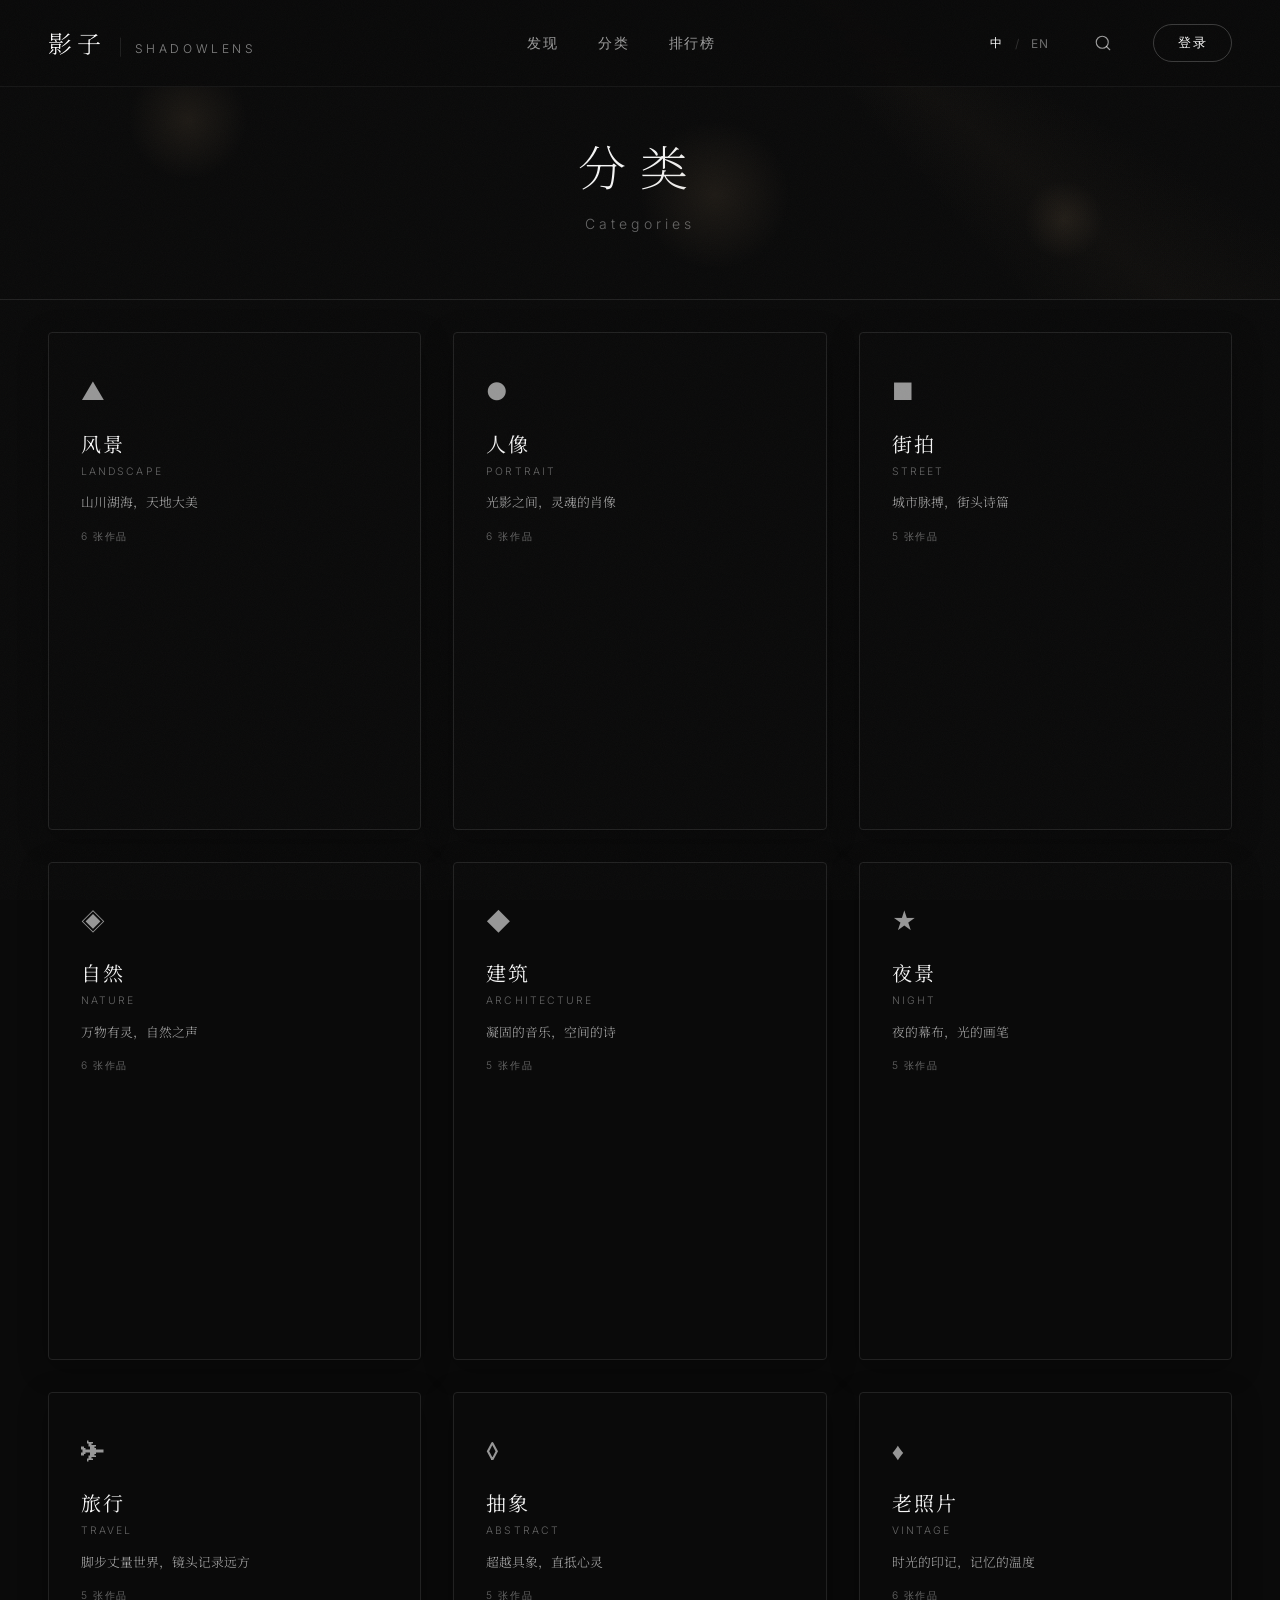
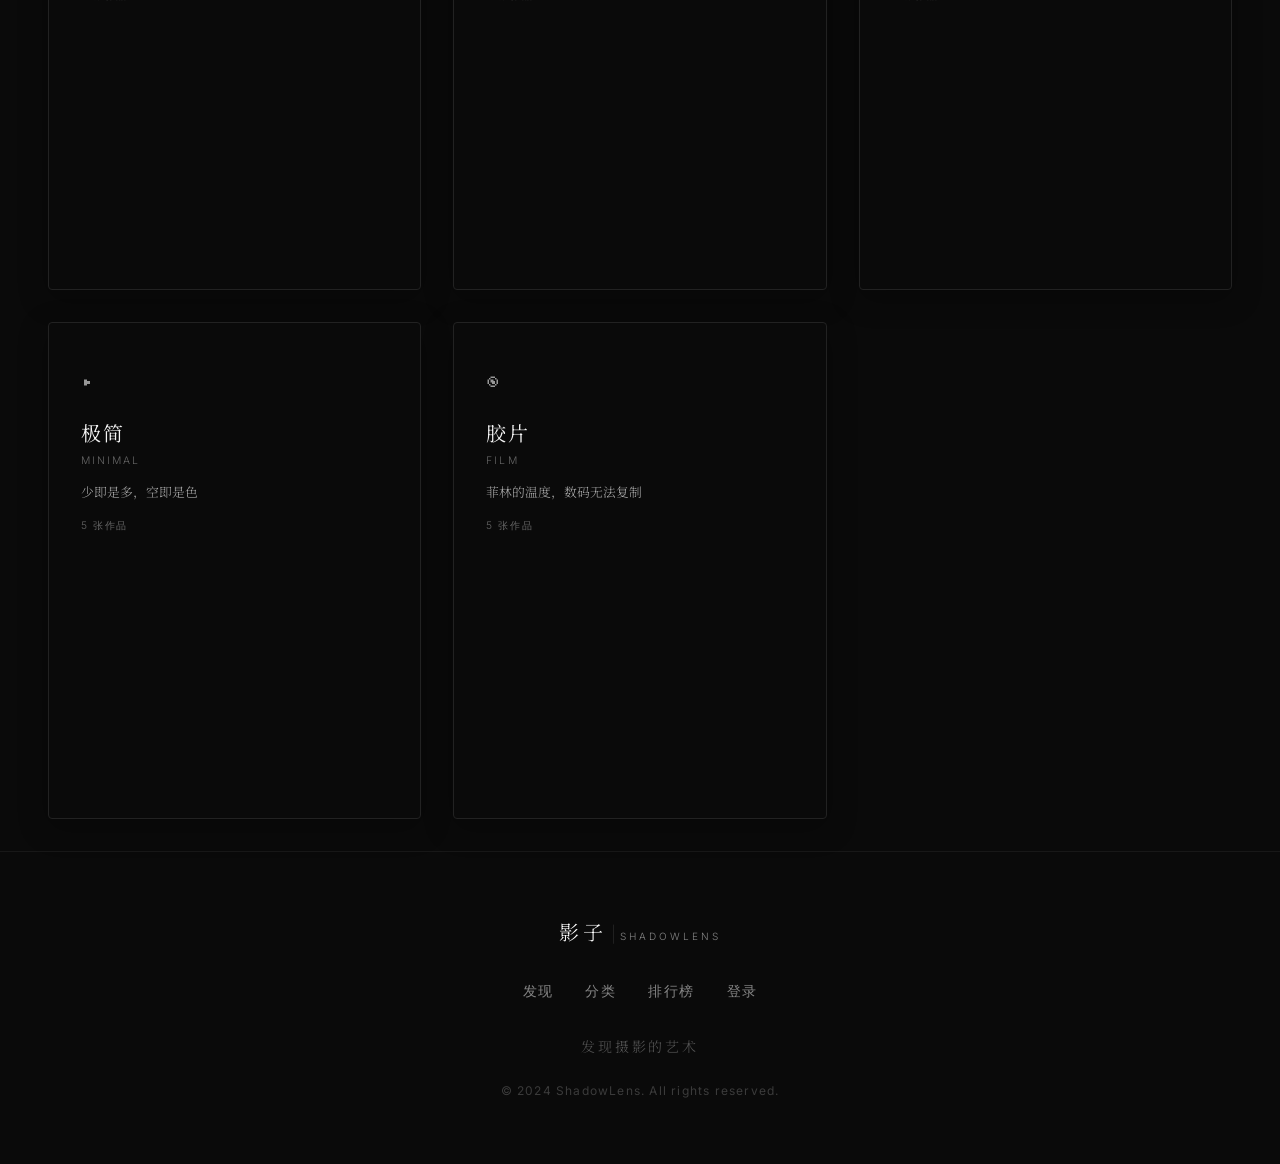
<file: categories.html>
<!DOCTYPE html>
<html lang="zh-CN">
<head>
  <meta charset="UTF-8">
  <meta name="viewport" content="width=device-width, initial-scale=1.0">
  <title>分类 | 影子 ShadowLens</title>
  <link rel="stylesheet" href="css/style.css">
  <link rel="preconnect" href="https://fonts.googleapis.com">
  <link rel="preconnect" href="https://fonts.gstatic.com" crossorigin>
  <link href="https://fonts.googleapis.com/css2?family=Noto+Serif+SC:wght@200;300;400;600&family=Inter:wght@200;300;400;500&display=swap" rel="stylesheet">
</head>
<body>
  <!-- Navigation -->
  <nav id="navbar" class="navbar visible">
    <div class="nav-content">
      <a href="index.html" class="logo">
        <span class="logo-cn">影子</span>
        <span class="logo-divider">|</span>
        <span class="logo-en">ShadowLens</span>
      </a>
      <div class="nav-links" id="navLinks">
        <a href="explore.html" class="nav-link">发现</a>
        <a href="categories.html" class="nav-link active">分类</a>
        <a href="rankings.html" class="nav-link">排行榜</a>
      </div>
      <div class="nav-right">
        <div class="lang-switch">
          <button class="lang-btn active" data-lang="zh">中</button>
          <span class="lang-divider">/</span>
          <button class="lang-btn" data-lang="en">EN</button>
        </div>
        <a href="search.html" class="search-toggle" id="searchToggle">
          <svg width="18" height="18" viewBox="0 0 24 24" fill="none" stroke="currentColor" stroke-width="1.5" stroke-linecap="round" stroke-linejoin="round"><circle cx="11" cy="11" r="8"/><path d="m21 21-4.35-4.35"/></svg>
        </a>
        <a href="login.html" class="nav-login">登录</a>
        <button class="mobile-menu-btn" id="mobileMenuBtn">
          <svg width="20" height="20" viewBox="0 0 24 24" fill="none" stroke="currentColor" stroke-width="1.5"><line x1="3" y1="6" x2="21" y2="6"/><line x1="3" y1="12" x2="21" y2="12"/><line x1="3" y1="18" x2="21" y2="18"/></svg>
        </button>
      </div>
    </div>
  </nav>

  <!-- Page Header -->
  <div class="page-header">
    <div class="light-rays"></div>
    <div class="bokeh-container">
      <div class="bokeh"></div>
      <div class="bokeh"></div>
      <div class="bokeh"></div>
    </div>
    <h1 class="page-title">分类</h1>
    <p class="page-subtitle">Categories</p>
  </div>

  <!-- Categories Grid -->
  <div class="category-grid" id="categoriesGrid">
    <!-- Categories rendered by JS -->
  </div>

  <!-- Footer -->
  <footer class="footer">
    <div class="footer-content">
      <div class="footer-logo">
        <span class="logo-cn">影子</span>
        <span class="logo-divider">|</span>
        <span class="logo-en">ShadowLens</span>
      </div>
      <div class="footer-links">
        <a href="explore.html">发现</a>
        <a href="categories.html">分类</a>
        <a href="rankings.html">排行榜</a>
        <a href="login.html">登录</a>
      </div>
      <p class="footer-text">发现摄影的艺术</p>
      <p class="footer-copyright">© 2024 ShadowLens. All rights reserved.</p>
    </div>
  </footer>

  <script src="js/pages.js"></script>
  <script>
    document.addEventListener('DOMContentLoaded', () => {
      const grid = document.getElementById('categoriesGrid');
      if (!grid || typeof categoryHierarchy === 'undefined') return;

      const subIcons = {
        landscape: '&#9650;', portrait: '&#9679;', street: '&#9632;',
        nature: '&#9672;', architecture: '&#9670;', night: '&#9733;',
        travel: '&#9992;', abstract: '&#9674;', vintage: '&#9830;',
        minimal: '&#9656;', film: '&#9673;'
      };

      Object.entries(categoryHierarchy).forEach(([key, cat]) => {
        const count = allPhotos.filter(p => p.category === key).length;
        const card = document.createElement('a');
        card.href = `category.html?cat=${key}`;
        card.className = 'category-card';
        card.dataset.cat = key;
        card.innerHTML = `
          <div class="category-card-icon">${subIcons[key] || '&#9679;'}</div>
          <div class="category-card-title">${cat.zh}</div>
          <div class="category-card-en">${cat.en}</div>
          <div class="category-card-desc">${cat.desc.zh}</div>
          <div class="category-card-count">${count} 张作品</div>
        `;
        grid.appendChild(card);
      });
    });
  </script>
</body>
</html>
</file>
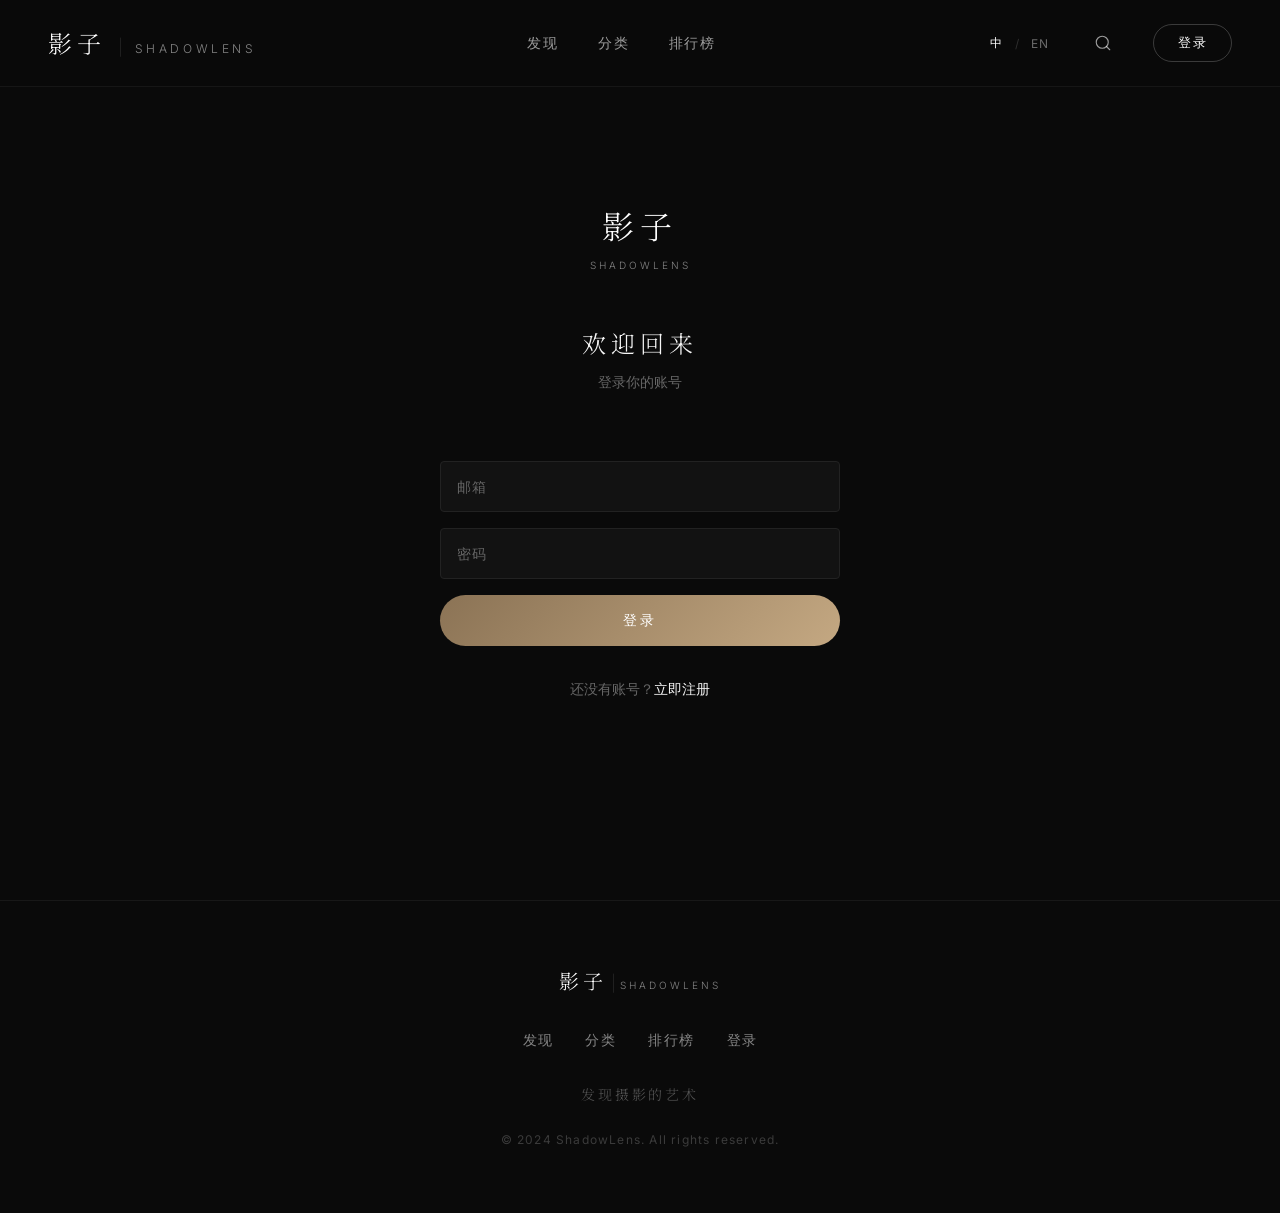
<file: login.html>
<!DOCTYPE html>
<html lang="zh-CN">
<head>
  <meta charset="UTF-8">
  <meta name="viewport" content="width=device-width, initial-scale=1.0">
  <title>登录 | 影子 ShadowLens</title>
  <link rel="stylesheet" href="css/style.css">
  <link rel="preconnect" href="https://fonts.googleapis.com">
  <link rel="preconnect" href="https://fonts.gstatic.com" crossorigin>
  <link href="https://fonts.googleapis.com/css2?family=Noto+Serif+SC:wght@200;300;400;600&family=Inter:wght@200;300;400;500&display=swap" rel="stylesheet">
</head>
<body>
  <!-- Navigation -->
  <nav id="navbar" class="navbar visible">
    <div class="nav-content">
      <a href="index.html" class="logo">
        <span class="logo-cn">影子</span>
        <span class="logo-divider">|</span>
        <span class="logo-en">ShadowLens</span>
      </a>
      <div class="nav-links" id="navLinks">
        <a href="explore.html" class="nav-link">发现</a>
        <a href="categories.html" class="nav-link">分类</a>
        <a href="rankings.html" class="nav-link">排行榜</a>
      </div>
      <div class="nav-right">
        <div class="lang-switch">
          <button class="lang-btn active" data-lang="zh">中</button>
          <span class="lang-divider">/</span>
          <button class="lang-btn" data-lang="en">EN</button>
        </div>
        <a href="search.html" class="search-toggle" id="searchToggle">
          <svg width="18" height="18" viewBox="0 0 24 24" fill="none" stroke="currentColor" stroke-width="1.5" stroke-linecap="round" stroke-linejoin="round"><circle cx="11" cy="11" r="8"/><path d="m21 21-4.35-4.35"/></svg>
        </a>
        <a href="login.html" class="nav-login" id="navLoginBtn">登录</a>
        <button class="mobile-menu-btn" id="mobileMenuBtn">
          <svg width="20" height="20" viewBox="0 0 24 24" fill="none" stroke="currentColor" stroke-width="1.5"><line x1="3" y1="6" x2="21" y2="6"/><line x1="3" y1="12" x2="21" y2="12"/><line x1="3" y1="18" x2="21" y2="18"/></svg>
        </button>
      </div>
    </div>
  </nav>

  <!-- Login/Register Form -->
  <div class="login-container">
    <div class="login-card" id="authCard">
      <!-- Login Form -->
      <div id="loginForm">
        <div class="login-logo">
          <span class="logo-cn" style="font-size: 2rem;">影子</span>
          <br>
          <span class="logo-en" style="font-size: 0.625rem;">ShadowLens</span>
        </div>
        <h1 class="login-title">欢迎回来</h1>
        <p class="login-subtitle">登录你的账号</p>
        <div id="loginError" class="login-error"></div>
        <form class="login-form" id="loginFormEl">
          <input type="email" class="login-input" id="loginEmail" placeholder="邮箱" required>
          <input type="password" class="login-input" id="loginPassword" placeholder="密码" required>
          <button type="submit" class="login-btn">登录</button>
        </form>
        <p class="login-link">
          还没有账号？<a href="#" id="showRegister">立即注册</a>
        </p>
      </div>

      <!-- Register Form (hidden by default) -->
      <div id="registerForm" style="display: none;">
        <div class="login-logo">
          <span class="logo-cn" style="font-size: 2rem;">影子</span>
          <br>
          <span class="logo-en" style="font-size: 0.625rem;">ShadowLens</span>
        </div>
        <h1 class="login-title">创建账号</h1>
        <p class="login-subtitle">加入摄影社区</p>
        <div id="registerError" class="login-error"></div>
        <form class="login-form" id="registerFormEl">
          <input type="text" class="login-input" id="regName" placeholder="昵称" required>
          <input type="email" class="login-input" id="regEmail" placeholder="邮箱" required>
          <input type="password" class="login-input" id="regPassword" placeholder="密码（至少6位）" required minlength="6">
          <button type="submit" class="login-btn">注册</button>
        </form>
        <p class="login-link">
          已有账号？<a href="#" id="showLogin">返回登录</a>
        </p>
      </div>

      <!-- Logged In State (hidden by default) -->
      <div id="loggedInSection" style="display: none;">
        <div class="login-logo">
          <span class="logo-cn" style="font-size: 2rem;">影子</span>
          <br>
          <span class="logo-en" style="font-size: 0.625rem;">ShadowLens</span>
        </div>
        <div class="profile-3d-wrap">
          <div class="logged-avatar" id="loggedAvatar">U</div>
        </div>
        <h1 class="login-title" id="loggedName">用户</h1>
        <p class="login-subtitle" id="loggedEmail">user@email.com</p>
        <div class="logged-stats">
          <div class="stat-item">
            <div class="stat-number" id="userPostCount">0</div>
            <div class="stat-label">发布</div>
          </div>
          <div class="stat-item">
            <div class="stat-number" id="userTagCount">0</div>
            <div class="stat-label">自建标签</div>
          </div>
          <div class="stat-item">
            <div class="stat-number" id="userLikeCount">0</div>
            <div class="stat-label">点赞</div>
          </div>
        </div>
        <div class="logged-actions">
          <a href="post.html" class="login-btn" style="text-decoration:none; display:block; text-align:center; margin-bottom: 0.75rem;">发布作品</a>
          <a href="photographer.html" class="login-btn" style="text-decoration:none; display:block; text-align:center; background: transparent; color: var(--color-text); border: 1px solid var(--color-border); margin-bottom: 0.75rem;">我的主页</a>
          <button class="login-btn" id="logoutBtn" style="background: transparent; color: var(--color-text); border: 1px solid var(--color-border);">退出登录</button>
        </div>
      </div>
    </div>
  </div>

  <!-- Footer -->
  <footer class="footer">
    <div class="footer-content">
      <div class="footer-logo">
        <span class="logo-cn">影子</span>
        <span class="logo-divider">|</span>
        <span class="logo-en">ShadowLens</span>
      </div>
      <div class="footer-links">
        <a href="explore.html">发现</a>
        <a href="categories.html">分类</a>
        <a href="rankings.html">排行榜</a>
        <a href="login.html">登录</a>
      </div>
      <p class="footer-text">发现摄影的艺术</p>
      <p class="footer-copyright">&copy; 2024 ShadowLens. All rights reserved.</p>
    </div>
  </footer>

  <script>
    // Auth System
    function getUsers() {
      try { return JSON.parse(localStorage.getItem('sl_users') || '[]'); } catch(e) { return []; }
    }

    function saveUsers(users) {
      localStorage.setItem('sl_users', JSON.stringify(users));
    }

    function getCurrentUser() {
      try { return JSON.parse(localStorage.getItem('sl_current_user')); } catch(e) { return null; }
    }

    function setCurrentUser(user) {
      localStorage.setItem('sl_current_user', JSON.stringify(user));
    }

    function logout() {
      localStorage.removeItem('sl_current_user');
      showAuthForms();
      updateNavLogin();
    }

    function updateNavLogin() {
      const user = getCurrentUser();
      const navBtn = document.getElementById('navLoginBtn');
      if (navBtn) {
        navBtn.textContent = user ? user.name : '登录';
      }
    }

    function showAuthForms() {
      document.getElementById('loginForm').style.display = 'block';
      document.getElementById('registerForm').style.display = 'none';
      document.getElementById('loggedInSection').style.display = 'none';
    }

    function showLoggedIn(user) {
      document.getElementById('loginForm').style.display = 'none';
      document.getElementById('registerForm').style.display = 'none';
      document.getElementById('loggedInSection').style.display = 'block';

      document.getElementById('loggedName').textContent = user.name;
      document.getElementById('loggedEmail').textContent = user.email;
      document.getElementById('loggedAvatar').textContent = user.name.charAt(0).toUpperCase();

      // Count user posts
      const userPosts = JSON.parse(localStorage.getItem('sl_user_posts') || '[]');
      document.getElementById('userPostCount').textContent = userPosts.length;

      // Count user tags
      const userTags = JSON.parse(localStorage.getItem('sl_user_tags') || '{}');
      const tagCount = Object.keys(userTags).length;
      document.getElementById('userTagCount').textContent = tagCount;

      // Count likes
      const likes = JSON.parse(localStorage.getItem('sl_user_likes') || '[]');
      document.getElementById('userLikeCount').textContent = likes.length;
    }

    // Init
    document.addEventListener('DOMContentLoaded', () => {
      const user = getCurrentUser();
      if (user) {
        showLoggedIn(user);
      }
      updateNavLogin();

      // Toggle forms
      document.getElementById('showRegister').addEventListener('click', (e) => {
        e.preventDefault();
        document.getElementById('loginForm').style.display = 'none';
        document.getElementById('registerForm').style.display = 'block';
      });

      document.getElementById('showLogin').addEventListener('click', (e) => {
        e.preventDefault();
        document.getElementById('loginForm').style.display = 'block';
        document.getElementById('registerForm').style.display = 'none';
      });

      // Login
      document.getElementById('loginFormEl').addEventListener('submit', (e) => {
        e.preventDefault();
        const email = document.getElementById('loginEmail').value.trim();
        const password = document.getElementById('loginPassword').value;
        const users = getUsers();
        const user = users.find(u => u.email === email && u.password === password);

        if (user) {
          setCurrentUser(user);
          showLoggedIn(user);
          updateNavLogin();
          document.getElementById('loginError').textContent = '';
        } else {
          document.getElementById('loginError').textContent = '邮箱或密码错误';
        }
      });

      // Register
      document.getElementById('registerFormEl').addEventListener('submit', (e) => {
        e.preventDefault();
        const name = document.getElementById('regName').value.trim();
        const email = document.getElementById('regEmail').value.trim();
        const password = document.getElementById('regPassword').value;
        const users = getUsers();

        if (users.find(u => u.email === email)) {
          document.getElementById('registerError').textContent = '该邮箱已注册';
          return;
        }

        const newUser = { name, email, password, createdAt: new Date().toISOString() };
        users.push(newUser);
        saveUsers(users);
        setCurrentUser(newUser);
        showLoggedIn(newUser);
        updateNavLogin();
        document.getElementById('registerError').textContent = '';
      });

      // Logout
      document.getElementById('logoutBtn').addEventListener('click', logout);
    });
  </script>
</body>
</html>
</file>
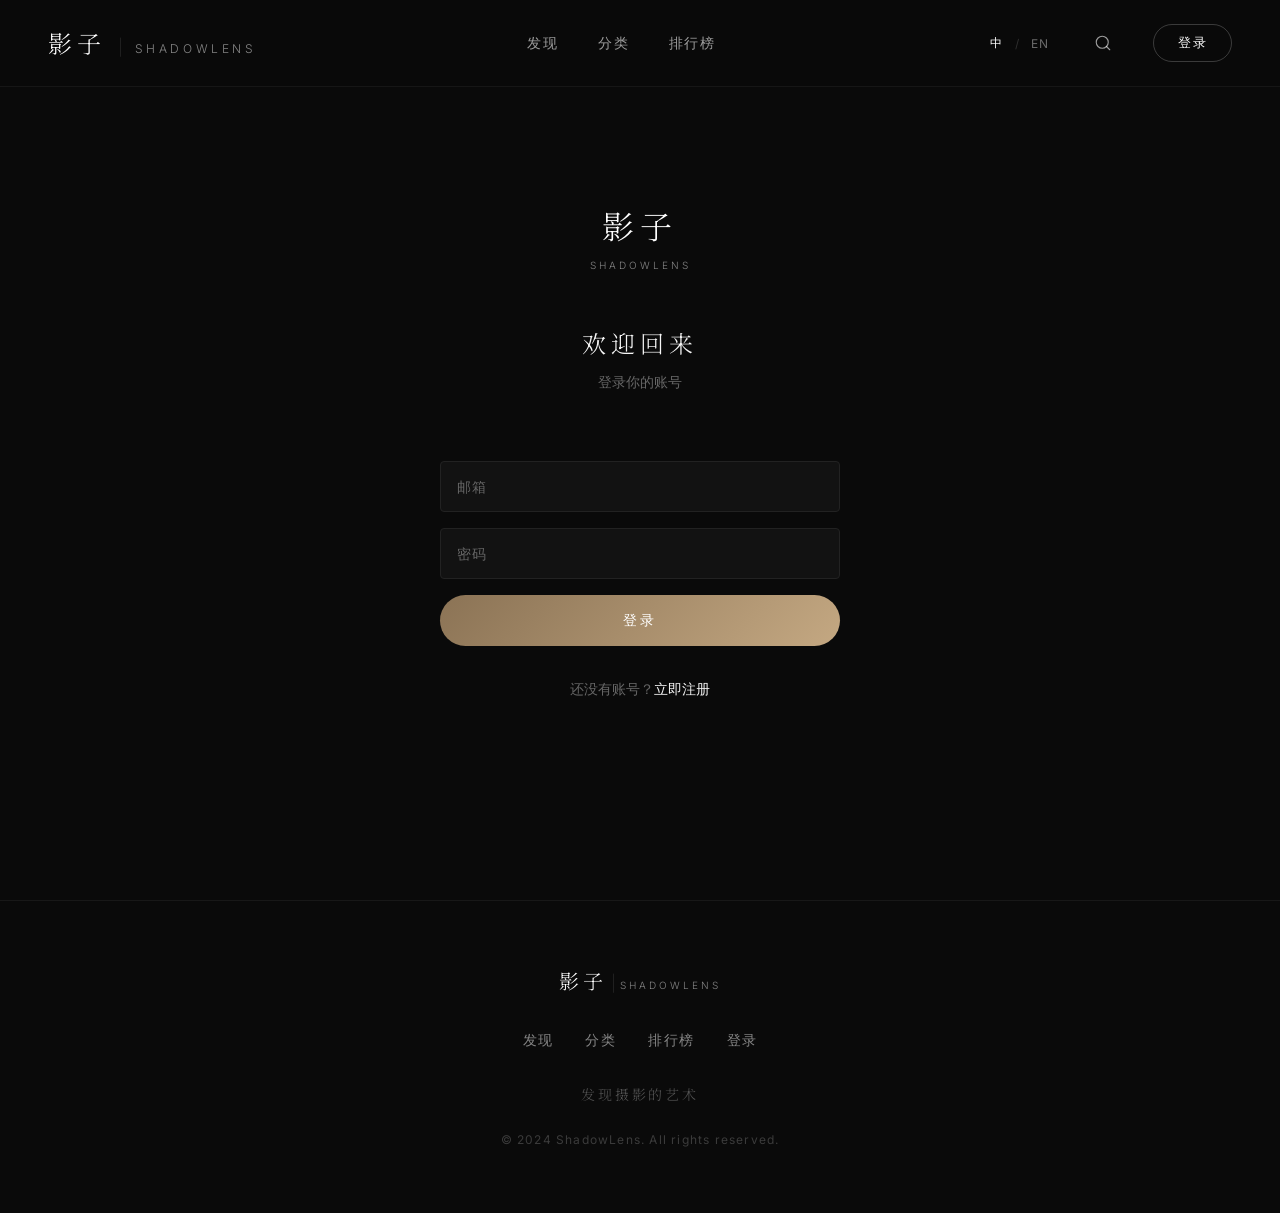
<file: post.html>
<!DOCTYPE html>
<html lang="zh-CN">
<head>
  <meta charset="UTF-8">
  <meta name="viewport" content="width=device-width, initial-scale=1.0">
  <title>发布作品 | 影子 ShadowLens</title>
  <link rel="stylesheet" href="css/style.css">
  <link rel="preconnect" href="https://fonts.googleapis.com">
  <link rel="preconnect" href="https://fonts.gstatic.com" crossorigin>
  <link href="https://fonts.googleapis.com/css2?family=Noto+Serif+SC:wght@200;300;400;600&family=Inter:wght@200;300;400;500&display=swap" rel="stylesheet">
</head>
<body>
  <div class="noise-overlay"></div>

  <!-- Navigation -->
  <nav id="navbar" class="navbar visible">
    <div class="nav-content">
      <a href="index.html" class="logo">
        <span class="logo-cn">影子</span>
        <span class="logo-divider">|</span>
        <span class="logo-en">ShadowLens</span>
      </a>
      <div class="nav-links" id="navLinks">
        <a href="explore.html" class="nav-link">发现</a>
        <a href="categories.html" class="nav-link">分类</a>
        <a href="rankings.html" class="nav-link">排行榜</a>
      </div>
      <div class="nav-right">
        <div class="lang-switch">
          <button class="lang-btn active" data-lang="zh">中</button>
          <span class="lang-divider">/</span>
          <button class="lang-btn" data-lang="en">EN</button>
        </div>
        <a href="search.html" class="search-toggle" id="searchToggle">
          <svg width="18" height="18" viewBox="0 0 24 24" fill="none" stroke="currentColor" stroke-width="1.5" stroke-linecap="round" stroke-linejoin="round"><circle cx="11" cy="11" r="8"/><path d="m21 21-4.35-4.35"/></svg>
        </a>
        <a href="login.html" class="nav-login">登录</a>
        <button class="mobile-menu-btn" id="mobileMenuBtn">
          <svg width="20" height="20" viewBox="0 0 24 24" fill="none" stroke="currentColor" stroke-width="1.5"><line x1="3" y1="6" x2="21" y2="6"/><line x1="3" y1="12" x2="21" y2="12"/><line x1="3" y1="18" x2="21" y2="18"/></svg>
        </button>
      </div>
    </div>
  </nav>

  <!-- Post Creation -->
  <div class="post-page">
    <div class="post-container">
      <div class="post-header">
        <h1 class="post-title-text">发布作品</h1>
        <p class="post-subtitle-text">Share Your Work</p>
      </div>

      <form id="postForm" class="post-form">
        <!-- Image Upload -->
        <div class="upload-area" id="uploadArea">
          <div class="upload-placeholder" id="uploadPlaceholder">
            <div class="upload-icon">
              <svg width="48" height="48" viewBox="0 0 24 24" fill="none" stroke="currentColor" stroke-width="1" stroke-linecap="round" stroke-linejoin="round"><rect x="3" y="3" width="18" height="18" rx="2" ry="2"/><circle cx="8.5" cy="8.5" r="1.5"/><polyline points="21 15 16 10 5 21"/></svg>
            </div>
            <p class="upload-text">拖拽图片到此处，或点击选择</p>
            <p class="upload-hint">支持 JPG、PNG、GIF、WebP，最大 50MB，建议宽度 800px 以上</p>
            <input type="file" id="fileInput" accept="image/*" hidden>
          </div>
          <div class="upload-preview" id="uploadPreview" style="display:none;">
            <img id="previewImg" src="" alt="Preview">
            <button type="button" class="upload-remove" id="removeBtn">&times;</button>
          </div>
        </div>

        <!-- Title -->
        <div class="post-field">
          <label class="post-label">标题</label>
          <input type="text" class="post-input" id="postTitle" placeholder="给作品起个名字" required maxlength="50">
        </div>

        <!-- Description -->
        <div class="post-field">
          <label class="post-label">描述</label>
          <textarea class="post-textarea" id="postDesc" placeholder="描述你的作品..." rows="3" maxlength="200"></textarea>
        </div>

        <!-- Category -->
        <div class="post-row">
          <div class="post-field post-field-half">
            <label class="post-label">一级分类</label>
            <select class="post-select" id="postCategory" required>
              <option value="">选择分类</option>
            </select>
          </div>
          <div class="post-field post-field-half">
            <label class="post-label">二级分类</label>
            <select class="post-select" id="postSub" required>
              <option value="">先选择一级分类</option>
            </select>
          </div>
        </div>

        <!-- Tags -->
        <div class="post-field">
          <label class="post-label">标签</label>
          <div class="tag-input-wrap">
            <input type="text" class="post-input" id="tagInput" placeholder="输入标签后按回车" maxlength="15">
            <div class="tag-list" id="tagList"></div>
          </div>
        </div>

        <!-- Camera -->
        <div class="post-field">
          <label class="post-label">相机型号（选填）</label>
          <input type="text" class="post-input" id="postCamera" placeholder="如 Sony A7R IV" maxlength="30">
        </div>

        <!-- Submit -->
        <div class="post-actions">
          <a href="explore.html" class="btn-ghost">取消</a>
          <button type="submit" class="btn-primary" id="submitBtn">发布作品</button>
        </div>
      </form>
    </div>
  </div>

  <!-- Success Modal -->
  <div class="modal-overlay" id="successModal">
    <div class="modal-card" style="text-align:center;">
      <div style="font-size:2.5rem; margin-bottom:1rem;">&#10003;</div>
      <h2 class="modal-title" style="margin-bottom:0.5rem;">发布成功</h2>
      <p style="font-family:var(--font-serif); font-size:0.85rem; color:var(--color-text-light); margin-bottom:1.5rem;">你的作品已发布</p>
      <div style="display:flex; gap:1rem; justify-content:center;">
        <a href="explore.html" class="btn-primary">浏览作品</a>
        <button class="btn-ghost" id="postAnother">继续发布</button>
      </div>
    </div>
  </div>

  <!-- Footer -->
  <footer class="footer">
    <div class="footer-content">
      <div class="footer-logo">
        <span class="logo-cn">影子</span>
        <span class="logo-divider">|</span>
        <span class="logo-en">ShadowLens</span>
      </div>
      <div class="footer-links">
        <a href="explore.html">发现</a>
        <a href="categories.html">分类</a>
        <a href="rankings.html">排行榜</a>
        <a href="login.html">登录</a>
      </div>
      <p class="footer-text">发现摄影的艺术</p>
      <p class="footer-copyright">&copy; 2024 ShadowLens. All rights reserved.</p>
    </div>
  </footer>

  <script src="js/pages.js"></script>
  <script>
    document.addEventListener('DOMContentLoaded', () => {
      const currentUser = getCurrentUser();
      if (!currentUser) {
        window.location.href = 'login.html';
        return;
      }

      // Update nav
      const navLoginBtn = document.querySelector('.nav-login');
      if (navLoginBtn) navLoginBtn.textContent = currentUser.name;

      let imageDataUrl = null;
      const tags = [];

      // Populate category select
      const catSelect = document.getElementById('postCategory');
      const subSelect = document.getElementById('postSub');
      if (typeof categoryHierarchy !== 'undefined') {
        Object.entries(categoryHierarchy).forEach(([key, cat]) => {
          const opt = document.createElement('option');
          opt.value = key;
          opt.textContent = cat.zh;
          catSelect.appendChild(opt);
        });
      } else {
        console.error('categoryHierarchy not defined - pages.js may have failed to load');
      }

      catSelect.addEventListener('change', () => {
        subSelect.innerHTML = '<option value="">选择二级分类</option>';
        const cat = categoryHierarchy[catSelect.value];
        if (cat && cat.subs) {
          Object.entries(cat.subs).forEach(([key, sub]) => {
            const opt = document.createElement('option');
            opt.value = key;
            opt.textContent = sub.zh;
            subSelect.appendChild(opt);
          });
        }
      });

      // Upload area
      const uploadArea = document.getElementById('uploadArea');
      const fileInput = document.getElementById('fileInput');
      const placeholder = document.getElementById('uploadPlaceholder');
      const preview = document.getElementById('uploadPreview');
      const previewImg = document.getElementById('previewImg');
      const removeBtn = document.getElementById('removeBtn');

      uploadArea.addEventListener('click', (e) => {
        if (!e.target.closest('.upload-remove') && !e.target.closest('.upload-preview img')) {
          fileInput.click();
        }
      });

      uploadArea.addEventListener('dragover', (e) => {
        e.preventDefault();
        uploadArea.classList.add('drag-over');
      });

      uploadArea.addEventListener('dragleave', () => {
        uploadArea.classList.remove('drag-over');
      });

      uploadArea.addEventListener('drop', (e) => {
        e.preventDefault();
        uploadArea.classList.remove('drag-over');
        const file = e.dataTransfer.files[0];
        if (file && file.type.startsWith('image/')) handleFile(file);
      });

      fileInput.addEventListener('change', () => {
        if (fileInput.files[0]) handleFile(fileInput.files[0]);
      });

      function handleFile(file) {
        if (file.size > 50 * 1024 * 1024) {
          alert('图片大小不能超过 50MB');
          return;
        }
        const reader = new FileReader();
        reader.onload = (e) => {
          const img = new Image();
          img.onload = () => {
            // Compress image for localStorage
            const canvas = document.createElement('canvas');
            const maxWidth = 1200;
            let w = img.width, h = img.height;
            if (w > maxWidth) { h = Math.round(h * maxWidth / w); w = maxWidth; }
            canvas.width = w;
            canvas.height = h;
            const ctx = canvas.getContext('2d');
            ctx.drawImage(img, 0, 0, w, h);
            imageDataUrl = canvas.toDataURL('image/jpeg', 0.75);
            previewImg.src = imageDataUrl;
            placeholder.style.display = 'none';
            preview.style.display = 'block';
          };
          img.src = e.target.result;
        };
        reader.readAsDataURL(file);
      }

      removeBtn.addEventListener('click', () => {
        imageDataUrl = null;
        fileInput.value = '';
        placeholder.style.display = 'flex';
        preview.style.display = 'none';
      });

      // Tag input
      const tagInput = document.getElementById('tagInput');
      const tagList = document.getElementById('tagList');

      tagInput.addEventListener('keydown', (e) => {
        if (e.key === 'Enter') {
          e.preventDefault();
          const val = tagInput.value.trim();
          if (val && !tags.includes(val) && tags.length < 5) {
            tags.push(val);
            renderTags();
            tagInput.value = '';
          }
        }
      });

      function renderTags() {
        tagList.innerHTML = tags.map(t =>
          `<span class="tag user-tag">${t}<span class="tag-remove" data-tag="${t}">&times;</span></span>`
        ).join('');
        tagList.querySelectorAll('.tag-remove').forEach(btn => {
          btn.addEventListener('click', () => {
            const idx = tags.indexOf(btn.dataset.tag);
            if (idx > -1) tags.splice(idx, 1);
            renderTags();
          });
        });
      }

      // Submit
      const form = document.getElementById('postForm');
      form.addEventListener('submit', (e) => {
        e.preventDefault();
        console.log('Form submitted');

        if (!imageDataUrl) {
          alert('请上传一张图片');
          return;
        }

        const title = document.getElementById('postTitle').value.trim();
        const desc = document.getElementById('postDesc').value.trim();
        const category = catSelect.value;
        const sub = subSelect.value;
        const camera = document.getElementById('postCamera').value.trim();

        console.log('Form data:', { title, category, sub, hasImage: !!imageDataUrl });

        if (!title || !category || !sub) {
          alert('请填写标题、一级分类和二级分类');
          return;
        }

        // Create post object
        const post = {
          id: Date.now(),
          url: imageDataUrl,
          title: title,
          titleEn: title,
          author: currentUser.name,
          authorId: currentUser.email,
          category: category,
          sub: sub,
          likes: 0,
          views: 0,
          aspect: '4/3',
          tags: tags.length > 0 ? [...tags] : [categoryHierarchy[category]?.zh || category],
          date: new Date().toISOString().split('T')[0],
          style: '',
          description: desc,
          camera: camera,
          isUserPost: true
        };

        // Save to localStorage
        try {
          const userPosts = JSON.parse(localStorage.getItem('sl_user_posts') || '[]');
          userPosts.unshift(post);
          localStorage.setItem('sl_user_posts', JSON.stringify(userPosts));
        } catch(err) {
          alert('保存失败：图片可能太大，请尝试压缩图片后重试');
          return;
        }

        // Also add to allPhotos if pages.js is loaded
        if (typeof allPhotos !== 'undefined') {
          allPhotos.unshift(post);
        }

        // Show success
        document.getElementById('successModal').classList.add('active');
      });

      // Post another
      document.getElementById('postAnother').addEventListener('click', () => {
        document.getElementById('successModal').classList.remove('active');
        form.reset();
        imageDataUrl = null;
        tags.length = 0;
        renderTags();
        placeholder.style.display = 'flex';
        preview.style.display = 'none';
        subSelect.innerHTML = '<option value="">先选择一级分类</option>';
      });

      // Close success modal on outside click
      document.getElementById('successModal').addEventListener('click', (e) => {
        if (e.target.id === 'successModal') {
          e.target.classList.remove('active');
        }
      });
    });
  </script>

  <style>
    .post-page {
      min-height: 100vh;
      padding: 8rem 2rem 4rem;
      display: flex;
      justify-content: center;
    }

    .post-container {
      max-width: 600px;
      width: 100%;
    }

    .post-header {
      text-align: center;
      margin-bottom: 3rem;
    }

    .post-title-text {
      font-family: var(--font-serif);
      font-size: 2rem;
      font-weight: 200;
      letter-spacing: 0.15em;
    }

    .post-subtitle-text {
      font-family: var(--font-sans);
      font-size: 0.65rem;
      font-weight: 300;
      letter-spacing: 0.3em;
      text-transform: uppercase;
      color: var(--color-text-muted);
      margin-top: 0.5rem;
    }

    .post-form {
      display: flex;
      flex-direction: column;
      gap: 1.5rem;
    }

    .upload-area {
      border: 1px dashed var(--color-border);
      transition: all 0.3s ease;
      position: relative;
      min-height: 240px;
    }

    .upload-area.drag-over {
      border-color: var(--color-text);
      background: rgba(0,0,0,0.02);
    }

    .upload-placeholder {
      display: flex;
      flex-direction: column;
      align-items: center;
      justify-content: center;
      padding: 3rem 2rem;
      cursor: pointer;
      min-height: 240px;
    }

    .upload-icon {
      color: var(--color-text-muted);
      margin-bottom: 1rem;
    }

    .upload-text {
      font-family: var(--font-serif);
      font-size: 0.9rem;
      font-weight: 300;
      color: var(--color-text-light);
      margin-bottom: 0.5rem;
    }

    .upload-hint {
      font-family: var(--font-sans);
      font-size: 0.65rem;
      color: var(--color-text-muted);
      letter-spacing: 0.05em;
    }

    .upload-preview {
      position: relative;
      line-height: 0;
    }

    .upload-preview img {
      width: 100%;
      max-height: 400px;
      object-fit: contain;
      background: var(--color-bg-alt);
    }

    .upload-remove {
      position: absolute;
      top: 0.75rem;
      right: 0.75rem;
      width: 32px;
      height: 32px;
      border-radius: 50%;
      background: rgba(0,0,0,0.6);
      color: #fff;
      border: none;
      font-size: 1.2rem;
      cursor: pointer;
      display: flex;
      align-items: center;
      justify-content: center;
      transition: background 0.2s;
    }

    .upload-remove:hover {
      background: rgba(0,0,0,0.8);
    }

    .post-field {
      display: flex;
      flex-direction: column;
      gap: 0.5rem;
    }

    .post-row {
      display: flex;
      gap: 1rem;
    }

    .post-field-half {
      flex: 1;
    }

    .post-label {
      font-family: var(--font-sans);
      font-size: 0.65rem;
      font-weight: 400;
      letter-spacing: 0.2em;
      text-transform: uppercase;
      color: var(--color-text-muted);
    }

    .post-input {
      font-family: var(--font-sans);
      font-size: 0.85rem;
      padding: 0.75rem 0;
      border: none;
      border-bottom: 1px solid var(--color-border);
      background: transparent;
      color: var(--color-text);
      letter-spacing: 0.03em;
      transition: border-color 0.3s;
    }

    .post-input:focus {
      outline: none;
      border-bottom-color: var(--color-text);
    }

    .post-textarea {
      font-family: var(--font-serif);
      font-size: 0.85rem;
      padding: 0.75rem 0;
      border: none;
      border-bottom: 1px solid var(--color-border);
      background: transparent;
      color: var(--color-text);
      resize: vertical;
      min-height: 80px;
      transition: border-color 0.3s;
    }

    .post-textarea:focus {
      outline: none;
      border-bottom-color: var(--color-text);
    }

    .post-select {
      font-family: var(--font-sans);
      font-size: 0.85rem;
      padding: 0.75rem 0;
      border: none;
      border-bottom: 1px solid var(--color-border);
      background: transparent;
      color: var(--color-text);
      cursor: pointer;
      appearance: none;
      background-image: url("data:image/svg+xml,%3Csvg width='10' height='6' viewBox='0 0 10 6' fill='none' xmlns='http://www.w3.org/2000/svg'%3E%3Cpath d='M1 1L5 5L9 1' stroke='%23999' stroke-width='1' stroke-linecap='round'/%3E%3C/svg%3E");
      background-repeat: no-repeat;
      background-position: right 0 center;
    }

    .post-select:focus {
      outline: none;
      border-bottom-color: var(--color-text);
    }

    .tag-input-wrap {
      display: flex;
      flex-direction: column;
      gap: 0.5rem;
    }

    .tag-list {
      display: flex;
      flex-wrap: wrap;
      gap: 0.4rem;
    }

    .post-actions {
      display: flex;
      justify-content: flex-end;
      gap: 1rem;
      margin-top: 1rem;
      padding-top: 1.5rem;
      border-top: 1px solid var(--color-border);
    }

    @media (max-width: 768px) {
      .post-page {
        padding: 6rem 1rem 3rem;
      }

      .post-row {
        flex-direction: column;
        gap: 1.5rem;
      }
    }
  </style>
</body>
</html>
</file>
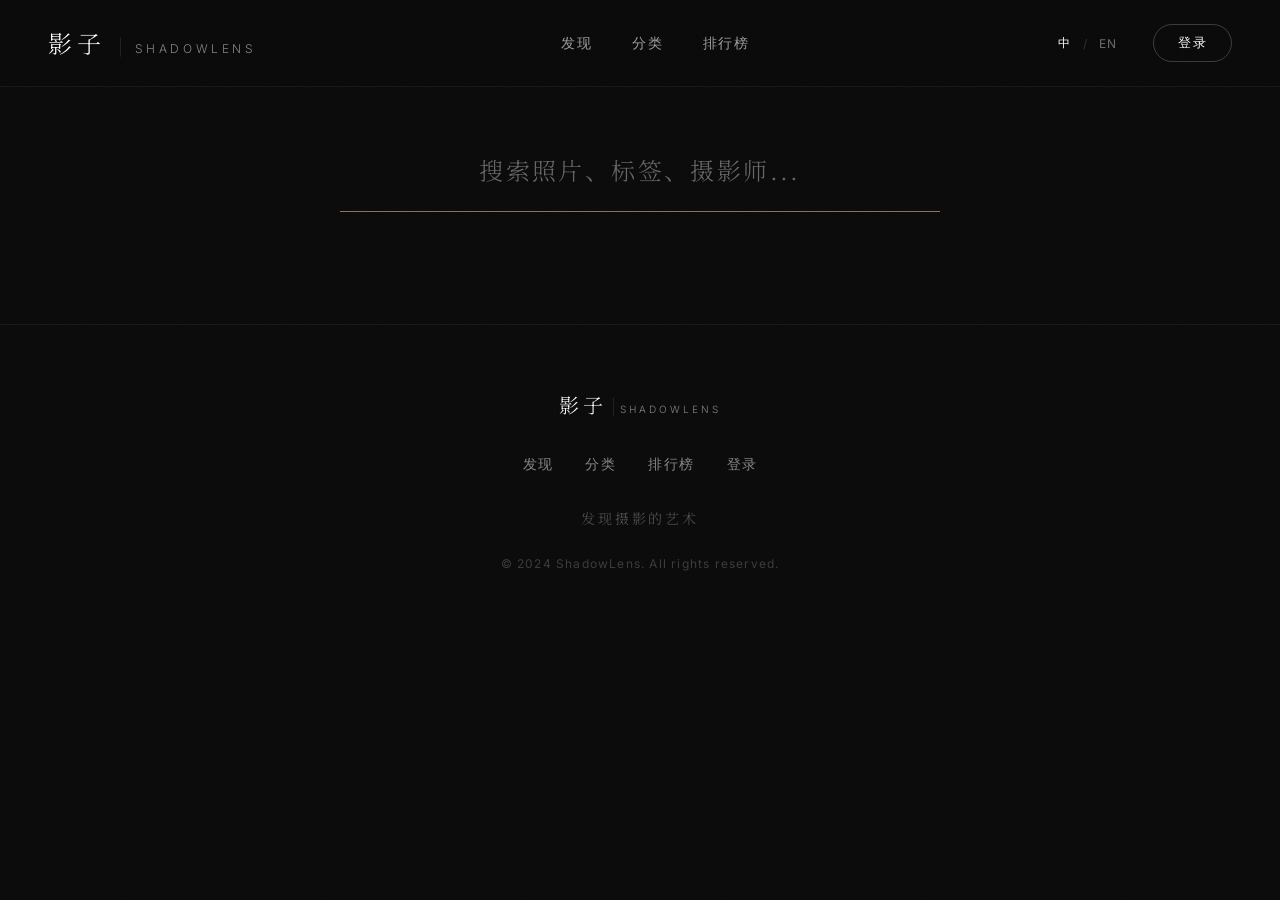
<file: search.html>
<!DOCTYPE html>
<html lang="zh-CN">
<head>
  <meta charset="UTF-8">
  <meta name="viewport" content="width=device-width, initial-scale=1.0">
  <title>搜索 | 影子 ShadowLens</title>
  <link rel="stylesheet" href="css/style.css">
  <link rel="preconnect" href="https://fonts.googleapis.com">
  <link rel="preconnect" href="https://fonts.gstatic.com" crossorigin>
  <link href="https://fonts.googleapis.com/css2?family=Noto+Serif+SC:wght@200;300;400;600&family=Inter:wght@200;300;400;500&display=swap" rel="stylesheet">
</head>
<body>
  <!-- Navigation -->
  <nav id="navbar" class="navbar visible">
    <div class="nav-content">
      <a href="index.html" class="logo">
        <span class="logo-cn">影子</span>
        <span class="logo-divider">|</span>
        <span class="logo-en">ShadowLens</span>
      </a>
      <div class="nav-links" id="navLinks">
        <a href="explore.html" class="nav-link">发现</a>
        <a href="categories.html" class="nav-link">分类</a>
        <a href="rankings.html" class="nav-link">排行榜</a>
      </div>
      <div class="nav-right">
        <div class="lang-switch">
          <button class="lang-btn active" data-lang="zh">中</button>
          <span class="lang-divider">/</span>
          <button class="lang-btn" data-lang="en">EN</button>
        </div>
        <a href="login.html" class="nav-login">登录</a>
        <button class="mobile-menu-btn" id="mobileMenuBtn">
          <svg width="20" height="20" viewBox="0 0 24 24" fill="none" stroke="currentColor" stroke-width="1.5"><line x1="3" y1="6" x2="21" y2="6"/><line x1="3" y1="12" x2="21" y2="12"/><line x1="3" y1="18" x2="21" y2="18"/></svg>
        </button>
      </div>
    </div>
  </nav>

  <!-- Search -->
  <div class="search-container">
    <div class="search-box">
      <div class="search-input-wrap">
        <input type="text" id="searchInput" class="search-input" placeholder="搜索照片、标签、摄影师..." autofocus>
      </div>
    </div>
    <div id="searchHistory" class="search-history"></div>
    <div id="searchResults"></div>
  </div>

  <!-- Footer -->
  <footer class="footer">
    <div class="footer-content">
      <div class="footer-logo">
        <span class="logo-cn">影子</span>
        <span class="logo-divider">|</span>
        <span class="logo-en">ShadowLens</span>
      </div>
      <div class="footer-links">
        <a href="explore.html">发现</a>
        <a href="categories.html">分类</a>
        <a href="rankings.html">排行榜</a>
        <a href="login.html">登录</a>
      </div>
      <p class="footer-text">发现摄影的艺术</p>
      <p class="footer-copyright">&copy; 2024 ShadowLens. All rights reserved.</p>
    </div>
  </footer>

  <script src="js/pages.js"></script>
  <script>initSearchPage();</script>
</body>
</html>
</file>
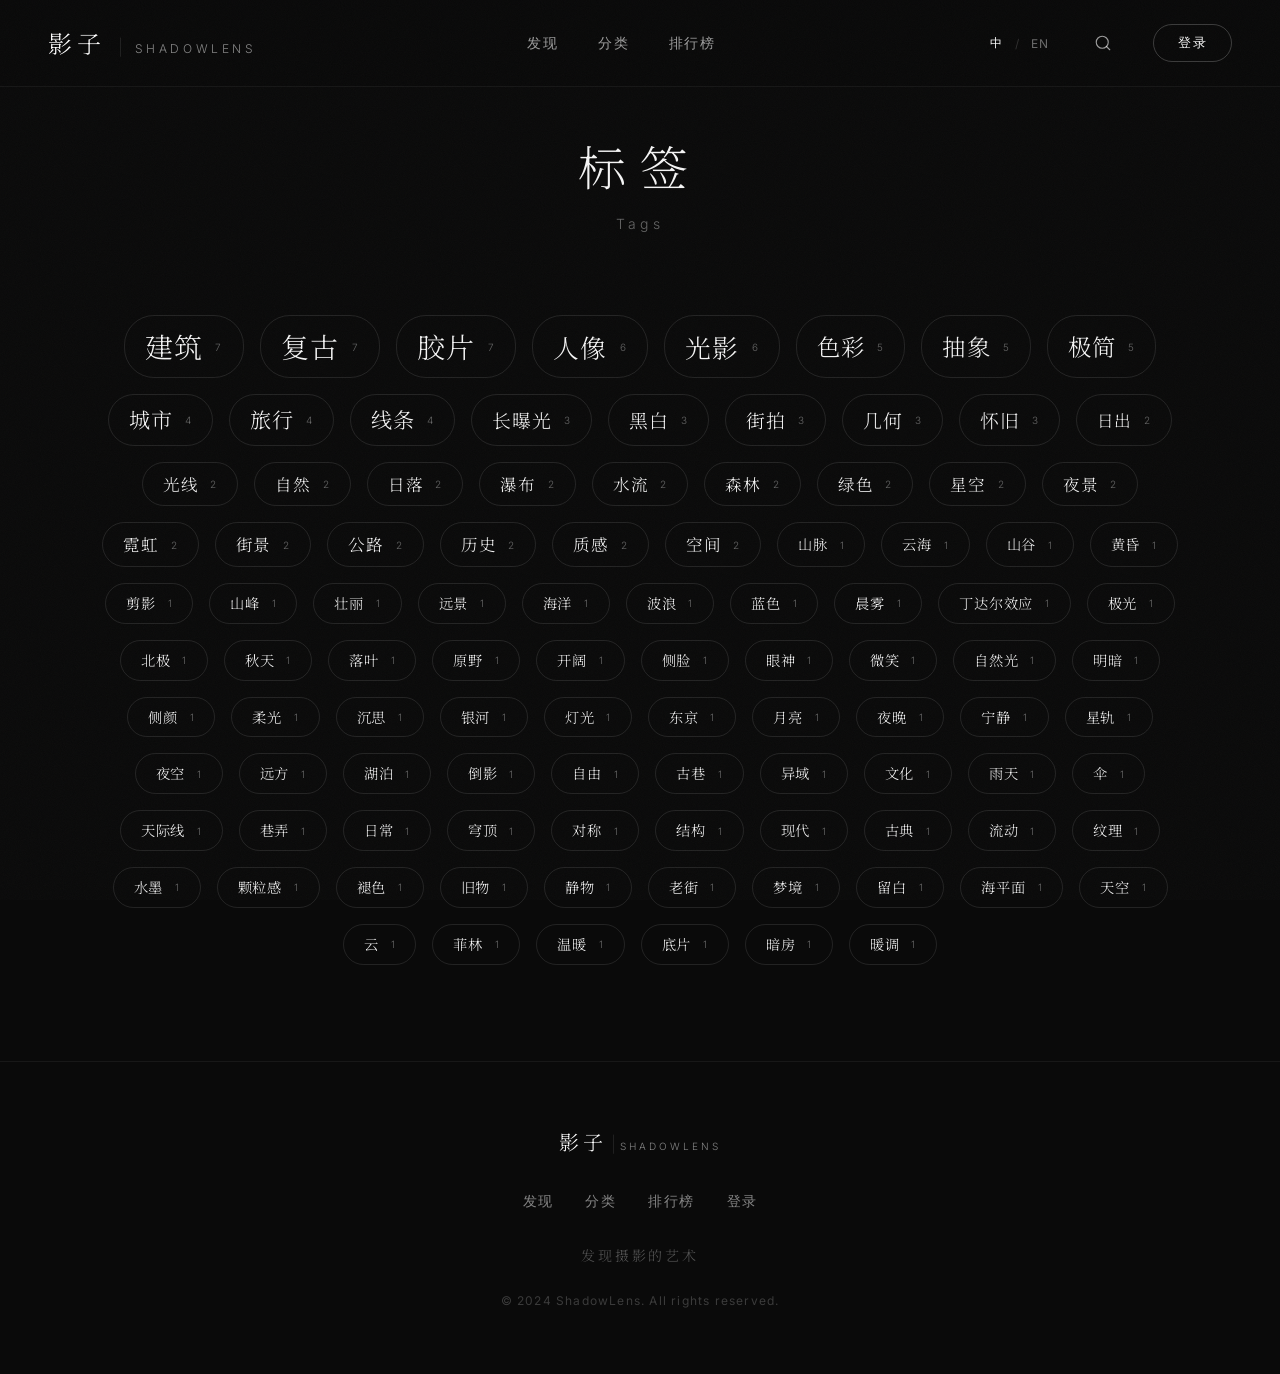
<file: tags.html>
<!DOCTYPE html>
<html lang="zh-CN">
<head>
  <meta charset="UTF-8">
  <meta name="viewport" content="width=device-width, initial-scale=1.0">
  <title>标签 | 影子 ShadowLens</title>
  <link rel="stylesheet" href="css/style.css">
  <link rel="preconnect" href="https://fonts.googleapis.com">
  <link rel="preconnect" href="https://fonts.gstatic.com" crossorigin>
  <link href="https://fonts.googleapis.com/css2?family=Noto+Serif+SC:wght@200;300;400;600&family=Inter:wght@200;300;400;500&display=swap" rel="stylesheet">
</head>
<body>
  <!-- Navigation -->
  <nav id="navbar" class="navbar visible">
    <div class="nav-content">
      <a href="index.html" class="logo">
        <span class="logo-cn">影子</span>
        <span class="logo-divider">|</span>
        <span class="logo-en">ShadowLens</span>
      </a>
      <div class="nav-links" id="navLinks">
        <a href="explore.html" class="nav-link">发现</a>
        <a href="categories.html" class="nav-link">分类</a>
        <a href="rankings.html" class="nav-link">排行榜</a>
      </div>
      <div class="nav-right">
        <div class="lang-switch">
          <button class="lang-btn active" data-lang="zh">中</button>
          <span class="lang-divider">/</span>
          <button class="lang-btn" data-lang="en">EN</button>
        </div>
        <a href="search.html" class="search-toggle" id="searchToggle">
          <svg width="18" height="18" viewBox="0 0 24 24" fill="none" stroke="currentColor" stroke-width="1.5" stroke-linecap="round" stroke-linejoin="round"><circle cx="11" cy="11" r="8"/><path d="m21 21-4.35-4.35"/></svg>
        </a>
        <a href="login.html" class="nav-login">登录</a>
        <button class="mobile-menu-btn" id="mobileMenuBtn">
          <svg width="20" height="20" viewBox="0 0 24 24" fill="none" stroke="currentColor" stroke-width="1.5"><line x1="3" y1="6" x2="21" y2="6"/><line x1="3" y1="12" x2="21" y2="12"/><line x1="3" y1="18" x2="21" y2="18"/></svg>
        </button>
      </div>
    </div>
  </nav>

  <!-- Tags Content -->
  <div class="tags-container" id="tagsContainer">
    <!-- Content will be loaded dynamically -->
  </div>

  <!-- Footer -->
  <footer class="footer">
    <div class="footer-content">
      <div class="footer-logo">
        <span class="logo-cn">影子</span>
        <span class="logo-divider">|</span>
        <span class="logo-en">ShadowLens</span>
      </div>
      <div class="footer-links">
        <a href="explore.html">发现</a>
        <a href="categories.html">分类</a>
        <a href="rankings.html">排行榜</a>
        <a href="login.html">登录</a>
      </div>
      <p class="footer-text">发现摄影的艺术</p>
      <p class="footer-copyright">&copy; 2024 ShadowLens. All rights reserved.</p>
    </div>
  </footer>

  <script src="js/pages.js"></script>
  <script>initTagsPage();</script>
</body>
</html>
</file>
<file: css/style.css>
/* ========================================
   影子 ShadowLens - 极简摄影社区
   ======================================== */

/* Reset & Base */
*, *::before, *::after {
  margin: 0;
  padding: 0;
  box-sizing: border-box;
}

:root {
  --color-bg: #0a0a0a;
  --color-bg-alt: #111;
  --color-text: #f5f5f5;
  --color-text-light: #aaa;
  --color-text-muted: #666;
  --color-border: #222;
  --color-accent: #8b7355;
  --color-accent-light: #c4a882;

  --font-serif: 'Noto Serif SC', 'Georgia', serif;
  --font-sans: 'Inter', -apple-system, BlinkMacSystemFont, sans-serif;

  --transition-smooth: cubic-bezier(0.16, 1, 0.3, 1);
  --transition-spring: cubic-bezier(0.34, 1.56, 0.64, 1);
}

html {
  scroll-behavior: smooth;
  -webkit-font-smoothing: antialiased;
  -moz-osx-font-smoothing: grayscale;
}

body {
  font-family: var(--font-sans);
  background-color: var(--color-bg);
  color: var(--color-text);
  overflow-x: hidden;
  line-height: 1.6;
}

/* Selection */
::selection {
  background: rgba(139, 115, 85, 0.3);
  color: var(--color-text);
}

/* ========================================
   Navigation
   ======================================== */
.navbar {
  position: fixed;
  top: 0;
  left: 0;
  right: 0;
  z-index: 1000;
  padding: 1.5rem 3rem;
  transition: all 0.6s var(--transition-smooth);
  transform: translateY(-100%);
  opacity: 0;
  background: rgba(10, 10, 10, 0.85);
  backdrop-filter: blur(20px) saturate(1.2);
  -webkit-backdrop-filter: blur(20px) saturate(1.2);
  border-bottom: 1px solid rgba(255, 255, 255, 0.05);
}

.navbar.visible {
  transform: translateY(0);
  opacity: 1;
}

.nav-content {
  max-width: 1400px;
  margin: 0 auto;
  display: flex;
  justify-content: space-between;
  align-items: center;
}

.logo {
  text-decoration: none;
  display: flex;
  align-items: baseline;
  gap: 0.75rem;
  transition: opacity 0.3s ease;
}

.logo:hover {
  opacity: 0.7;
}

.logo-cn {
  font-family: var(--font-serif);
  font-size: 1.5rem;
  font-weight: 300;
  letter-spacing: 0.2em;
  color: #fff;
}

.logo-divider {
  color: rgba(255,255,255,0.15);
  font-weight: 200;
}

.logo-en {
  font-family: var(--font-sans);
  font-size: 0.75rem;
  font-weight: 300;
  letter-spacing: 0.3em;
  text-transform: uppercase;
  color: rgba(255,255,255,0.5);
}

/* Nav Links */
.nav-links {
  display: flex;
  gap: 2.5rem;
}

.nav-link {
  font-family: var(--font-sans);
  font-size: 0.875rem;
  font-weight: 400;
  color: rgba(255,255,255,0.6);
  text-decoration: none;
  letter-spacing: 0.1em;
  transition: color 0.3s ease;
  position: relative;
}

.nav-link::after {
  content: '';
  position: absolute;
  bottom: -4px;
  left: 0;
  width: 0;
  height: 1px;
  background: #fff;
  transition: width 0.3s ease;
}

.nav-link:hover {
  color: #fff;
}

.nav-link:hover::after {
  width: 100%;
}

.nav-right {
  display: flex;
  align-items: center;
  gap: 2rem;
}

.nav-login {
  font-family: var(--font-sans);
  font-size: 0.8rem;
  font-weight: 400;
  color: #fff;
  text-decoration: none;
  letter-spacing: 0.1em;
  padding: 0.5rem 1.5rem;
  border: 1px solid rgba(255,255,255,0.2);
  transition: all 0.4s var(--transition-smooth);
  border-radius: 50px;
  position: relative;
  overflow: hidden;
}

.nav-login::before {
  content: '';
  position: absolute;
  inset: 0;
  background: linear-gradient(135deg, var(--color-accent), var(--color-accent-light));
  transform: scaleX(0);
  transform-origin: left;
  transition: transform 0.4s var(--transition-smooth);
  z-index: -1;
}

.nav-login:hover {
  color: #fff;
  border-color: var(--color-accent);
  box-shadow: 0 0 20px rgba(139,115,85,0.2);
}

.nav-login:hover::before {
  transform: scaleX(1);
}

.lang-switch {
  display: flex;
  align-items: center;
  gap: 0.5rem;
}

.lang-btn {
  background: none;
  border: none;
  font-family: var(--font-sans);
  font-size: 0.75rem;
  letter-spacing: 0.1em;
  color: rgba(255,255,255,0.4);
  cursor: pointer;
  padding: 0.25rem;
  transition: color 0.3s ease;
}

.lang-btn:hover,
.lang-btn.active {
  color: #fff;
}

.lang-divider {
  color: rgba(255,255,255,0.15);
  font-size: 0.75rem;
}

/* ========================================
   Hero Section - Cinematic
   ======================================== */
.hero {
  height: 100vh;
  min-height: 700px;
  display: flex;
  flex-direction: column;
  justify-content: center;
  align-items: center;
  position: relative;
  overflow: hidden;
  background: #0a0a0a;
}

.hero-bg {
  position: absolute;
  inset: 0;
  z-index: 0;
}

.hero-bg-img {
  width: 100%;
  height: 100%;
  object-fit: cover;
  transform: scale(1.15);
  transition: transform 15s ease;
  opacity: 0.7;
}

.hero:hover .hero-bg-img {
  transform: scale(1);
}

.hero-overlay {
  position: absolute;
  inset: 0;
  background:
    radial-gradient(ellipse at center, transparent 40%, rgba(10,10,10,0.6) 100%),
    linear-gradient(
      180deg,
      rgba(10,10,10,0.3) 0%,
      rgba(10,10,10,0.1) 40%,
      rgba(10,10,10,0.4) 70%,
      rgba(10,10,10,0.8) 100%
    );
  z-index: 1;
}

.hero-canvas {
  position: absolute;
  inset: 0;
  width: 100%;
  height: 100%;
  z-index: 2;
  pointer-events: none;
  opacity: 0.5;
}

.hero-gradient-bg {
  position: absolute;
  inset: 0;
  z-index: 0;
  background: linear-gradient(135deg, #1a1a1a 0%, #2d2d2d 50%, #1a1a1a 100%);
}

.hero::after {
  content: '';
  position: absolute;
  bottom: 0;
  left: 50%;
  transform: translateX(-50%);
  width: 60%;
  height: 200px;
  background: radial-gradient(ellipse, rgba(139,115,85,0.15) 0%, transparent 70%);
  pointer-events: none;
  z-index: 1;
}

.hero-layers {
  position: relative;
  height: 100vh;
  overflow: hidden;
}

.hero-content {
  text-align: center;
  z-index: 3;
  will-change: transform;
}

.hero-title {
  margin-bottom: 2.5rem;
}

.title-cn {
  display: block;
  font-family: var(--font-serif);
  font-size: clamp(2.5rem, 6vw, 5rem);
  font-weight: 200;
  letter-spacing: 0.25em;
  margin-bottom: 1rem;
  color: #fff;
  text-shadow: 0 2px 40px rgba(0,0,0,0.3);
}

.title-en {
  display: block;
  font-family: var(--font-sans);
  font-size: clamp(0.7rem, 1.2vw, 0.875rem);
  font-weight: 300;
  letter-spacing: 0.6em;
  text-transform: uppercase;
  color: rgba(255,255,255,0.5);
}

.hero-subtitle {
  font-family: var(--font-serif);
  font-size: clamp(0.875rem, 1.2vw, 1.1rem);
  font-weight: 300;
  color: rgba(255,255,255,0.6);
  letter-spacing: 0.2em;
  margin-bottom: 3.5rem;
}

.hero-btn {
  display: inline-block;
  font-family: var(--font-sans);
  font-size: 0.8rem;
  font-weight: 400;
  letter-spacing: 0.25em;
  text-transform: uppercase;
  color: #fff;
  text-decoration: none;
  padding: 1.1rem 3.5rem;
  border: 1px solid rgba(255,255,255,0.2);
  transition: all 0.6s var(--transition-smooth);
  position: relative;
  overflow: hidden;
  background: transparent;
}

.hero-btn::before {
  content: '';
  position: absolute;
  inset: 0;
  background: linear-gradient(135deg, var(--color-accent), var(--color-accent-light));
  transform: translateX(-101%);
  transition: transform 0.6s var(--transition-smooth);
}

.hero-btn::after {
  content: '';
  position: absolute;
  top: 50%;
  left: 50%;
  width: 0;
  height: 0;
  background: rgba(139,115,85,0.3);
  border-radius: 50%;
  transform: translate(-50%, -50%);
  transition: width 0.6s ease, height 0.6s ease;
}

.hero-btn:hover {
  color: #fff;
  border-color: var(--color-accent);
  box-shadow: 0 0 30px rgba(139,115,85,0.3), 0 0 60px rgba(139,115,85,0.1);
  transform: translateY(-2px);
  letter-spacing: 0.35em;
}

.hero-btn:hover::before {
  transform: translateX(0);
}

.hero-btn:hover::after {
  width: 300px;
  height: 300px;
  opacity: 0;
}

.hero-btn span {
  position: relative;
  z-index: 1;
}

.hero-btn span {
  position: relative;
  z-index: 1;
}

.scroll-hint {
  position: absolute;
  bottom: 3rem;
  left: 50%;
  transform: translateX(-50%);
  z-index: 4;
}

.scroll-line {
  width: 1px;
  height: 60px;
  background: linear-gradient(to bottom, transparent, rgba(255,255,255,0.4));
  animation: scrollPulse 2s ease-in-out infinite;
}

@keyframes scrollPulse {
  0%, 100% { opacity: 0.3; transform: scaleY(0.8); }
  50% { opacity: 1; transform: scaleY(1); }
}

/* ========================================
   Gallery Section
   ======================================== */
.gallery {
  padding: 8rem 3rem;
  max-width: 1600px;
  margin: 0 auto;
  background: #0a0a0a;
}

.gallery .section-title {
  color: #fff;
}

.gallery .section-subtitle {
  color: rgba(255,255,255,0.4);
}

.gallery-header {
  text-align: center;
  margin-bottom: 6rem;
}

.gallery-more .more-link {
  color: rgba(255,255,255,0.5);
}

.gallery-more .more-link:hover {
  color: #fff;
}

.gallery-more {
  text-align: center;
  margin-top: 4rem;
}

.more-link {
  font-family: var(--font-sans);
  font-size: 0.875rem;
  font-weight: 400;
  color: var(--color-text-light);
  text-decoration: none;
  letter-spacing: 0.1em;
  transition: color 0.3s ease;
}

.more-link:hover {
  color: var(--color-text);
}

.section-title {
  font-family: var(--font-serif);
  font-size: clamp(1.5rem, 3vw, 2rem);
  font-weight: 300;
  letter-spacing: 0.3em;
  margin-bottom: 0.5rem;
  color: var(--color-text);
}

.section-subtitle {
  font-family: var(--font-sans);
  font-size: 0.75rem;
  font-weight: 300;
  letter-spacing: 0.5em;
  text-transform: uppercase;
  color: var(--color-text-muted);
}

/* Masonry Layout */
.masonry {
  columns: 3;
  column-gap: 2rem;
}

.photo-card {
  break-inside: avoid;
  margin-bottom: 2rem;
  position: relative;
  overflow: hidden;
  cursor: pointer;
  border-radius: 4px;
  box-shadow: 0 4px 20px rgba(0,0,0,0.08);
  transition: box-shadow 0.5s var(--transition-smooth),
              transform 0.5s var(--transition-smooth);
}

.photo-card:hover {
  box-shadow: 0 12px 40px rgba(0,0,0,0.18);
  transform: translateY(-4px);
}

.photo-card img {
  width: 100%;
  display: block;
  transition: transform 0.8s var(--transition-smooth),
              filter 0.8s var(--transition-smooth);
  will-change: transform;
}

.photo-card:hover img {
  transform: scale(1.05);
  filter: brightness(1.08) contrast(1.02);
}

.photo-overlay {
  position: absolute;
  bottom: 0;
  left: 0;
  right: 0;
  padding: 3rem 1.5rem 1.5rem;
  background: linear-gradient(to top, rgba(0,0,0,0.6) 0%, rgba(0,0,0,0.2) 60%, transparent 100%);
  opacity: 0;
  transition: opacity 0.5s var(--transition-smooth);
  display: flex;
  justify-content: space-between;
  align-items: flex-end;
}

.photo-card:hover .photo-overlay {
  opacity: 1;
}

.photo-info {
  flex: 1;
}

.photo-title {
  font-family: var(--font-serif);
  font-size: 1.05rem;
  font-weight: 300;
  color: #fff;
  letter-spacing: 0.12em;
  margin-bottom: 0.25rem;
  text-shadow: 0 1px 3px rgba(0,0,0,0.3);
}

.photo-author {
  font-family: var(--font-sans);
  font-size: 0.75rem;
  font-weight: 300;
  color: rgba(255,255,255,0.75);
  letter-spacing: 0.1em;
}

.photo-likes {
  display: flex;
  align-items: center;
  gap: 0.35rem;
  font-family: var(--font-sans);
  font-size: 0.75rem;
  color: rgba(255,255,255,0.8);
  letter-spacing: 0.05em;
  white-space: nowrap;
}

.photo-likes svg {
  opacity: 0.8;
}

/* ========================================
   Categories Preview
   ======================================== */
.categories-preview {
  padding: 8rem 3rem;
  background: #0a0a0a;
}

.categories-preview .section-title {
  color: #fff;
}

.categories-preview .section-subtitle {
  color: rgba(255,255,255,0.4);
}

.categories-header {
  text-align: center;
  margin-bottom: 4rem;
}

.categories-grid {
  display: grid;
  grid-template-columns: repeat(4, 1fr);
  gap: 1.5rem;
  max-width: 1400px;
  margin: 0 auto;
}

.category-card {
  position: relative;
  aspect-ratio: 3/4;
  overflow: hidden;
  text-decoration: none;
  border-radius: 4px;
  box-shadow: 0 8px 30px rgba(0,0,0,0.3);
  transition: box-shadow 0.5s var(--transition-smooth),
              transform 0.5s var(--transition-smooth);
}

.category-card:hover {
  box-shadow: 0 16px 50px rgba(0,0,0,0.5);
  transform: translateY(-6px) scale(1.02);
}

.category-card img {
  width: 100%;
  height: 100%;
  object-fit: cover;
  transition: transform 0.8s var(--transition-smooth),
              filter 0.8s var(--transition-smooth);
}

.category-card:hover img {
  transform: scale(1.1);
  filter: brightness(1.1);
}

.category-overlay {
  position: absolute;
  top: 0;
  left: 0;
  right: 0;
  bottom: 0;
  background: linear-gradient(to top, rgba(0,0,0,0.7) 0%, rgba(0,0,0,0.1) 50%, rgba(0,0,0,0.2) 100%);
  display: flex;
  flex-direction: column;
  justify-content: flex-end;
  padding: 2rem 1.5rem;
  transition: background 0.5s var(--transition-smooth);
}

.category-card:hover .category-overlay {
  background: linear-gradient(to top, rgba(0,0,0,0.8) 0%, rgba(0,0,0,0.2) 50%, rgba(0,0,0,0.3) 100%);
}

.category-name {
  font-family: var(--font-serif);
  font-size: 1.5rem;
  font-weight: 300;
  color: #fff;
  letter-spacing: 0.25em;
  text-shadow: 0 2px 10px rgba(0,0,0,0.5);
  transform: translateY(5px);
  transition: transform 0.5s var(--transition-smooth);
}

.category-card:hover .category-name {
  transform: translateY(0);
}

.category-name-en {
  font-family: var(--font-sans);
  font-size: 0.75rem;
  font-weight: 300;
  color: rgba(255,255,255,0.7);
  letter-spacing: 0.2em;
  text-transform: uppercase;
  margin-top: 0.5rem;
  opacity: 0;
  transform: translateY(10px);
  transition: all 0.5s var(--transition-smooth) 0.1s;
}

.category-card:hover .category-name-en {
  opacity: 1;
  transform: translateY(0);
}

/* ========================================
   About Section
   ======================================== */
.about {
  padding: 10rem 3rem;
  background: #0a0a0a;
  position: relative;
  overflow: hidden;
}

.about::before {
  content: '';
  position: absolute;
  top: 50%;
  left: 50%;
  width: 600px;
  height: 600px;
  background: radial-gradient(circle, rgba(139,115,85,0.08) 0%, transparent 70%);
  transform: translate(-50%, -50%);
  pointer-events: none;
}

.about-content {
  max-width: 800px;
  margin: 0 auto;
  text-align: center;
  will-change: transform;
}

.about-glass {
  padding: 4rem;
  background: rgba(255,255,255,0.03);
  border: 1px solid rgba(255,255,255,0.06);
  border-radius: 12px;
  backdrop-filter: blur(20px);
}

.about .section-title {
  color: #fff;
}

.about .section-subtitle {
  color: rgba(255,255,255,0.4);
}

.about-text {
  font-family: var(--font-serif);
  font-size: clamp(1rem, 1.5vw, 1.25rem);
  font-weight: 300;
  line-height: 2.5;
  color: rgba(255,255,255,0.7);
  margin-top: 3rem;
  letter-spacing: 0.1em;
}

/* ========================================
   Footer
   ======================================== */
.footer {
  padding: 4rem 3rem;
  background: #0a0a0a;
  border-top: 1px solid rgba(255,255,255,0.06);
}

.footer-content {
  max-width: 1400px;
  margin: 0 auto;
  text-align: center;
}

.footer .logo-cn {
  font-size: 1.25rem;
  color: #fff;
}

.footer .logo-en {
  font-size: 0.625rem;
  color: rgba(255,255,255,0.5);
}

.footer .logo-divider {
  color: rgba(255,255,255,0.15);
}

.footer-links {
  display: flex;
  justify-content: center;
  gap: 2rem;
  margin-top: 2rem;
}

.footer-links a {
  font-family: var(--font-sans);
  font-size: 0.875rem;
  color: rgba(255,255,255,0.5);
  text-decoration: none;
  letter-spacing: 0.1em;
  transition: color 0.3s ease;
}

.footer-links a:hover {
  color: #fff;
}

.footer-text {
  font-family: var(--font-serif);
  font-size: 0.875rem;
  font-weight: 300;
  color: rgba(255,255,255,0.3);
  margin-top: 2rem;
  letter-spacing: 0.2em;
}

.footer-copyright {
  font-size: 0.75rem;
  color: rgba(255,255,255,0.2);
  margin-top: 1.5rem;
  letter-spacing: 0.1em;
}

/* ========================================
   Loading Animation
   ======================================== */
.loading-screen {
  position: fixed;
  top: 0;
  left: 0;
  right: 0;
  bottom: 0;
  background: var(--color-bg);
  display: flex;
  align-items: center;
  justify-content: center;
  z-index: 9999;
  transition: opacity 0.8s ease, visibility 0.8s ease;
}

.loading-screen.hidden {
  opacity: 0;
  visibility: hidden;
}

.loading-logo {
  animation: fadeInUp 1s ease forwards;
}

@keyframes fadeInUp {
  from { opacity: 0; transform: translateY(20px); }
  to { opacity: 1; transform: translateY(0); }
}

/* ========================================
   Responsive Design
   ======================================== */
@media (max-width: 1024px) {
  .masonry {
    columns: 2;
  }

  .gallery {
    padding: 6rem 2rem;
  }

  .categories-grid {
    grid-template-columns: repeat(2, 1fr);
  }
}

@media (max-width: 768px) {
  .navbar {
    padding: 1rem 1.5rem;
  }

  .nav-links {
    display: none;
  }

  .logo-cn {
    font-size: 1.25rem;
  }

  .masonry {
    columns: 1;
    max-width: 600px;
    margin: 0 auto;
  }

  .gallery-header {
    margin-bottom: 4rem;
  }

  .about {
    padding: 6rem 2rem;
  }

  .footer {
    padding: 3rem 1.5rem;
  }

  .hero-btn {
    padding: 0.75rem 2rem;
  }
}

@media (max-width: 480px) {
  .navbar {
    padding: 0.875rem 1rem;
  }

  .logo-divider,
  .logo-en {
    display: none;
  }

  .hero-title {
    margin-bottom: 1.5rem;
  }

  .gallery {
    padding: 4rem 1rem;
  }

  .categories-grid {
    grid-template-columns: 1fr;
  }

  .nav-login {
    display: none;
  }
}

/* ========================================
   Parallax Smoothness
   ======================================== */
[data-parallax] {
  will-change: transform;
  transition: transform 0.1s linear;
}

/* ========================================
   Scroll Reveal Animation
   ======================================== */
.reveal {
  opacity: 0;
  transform: translateY(30px);
  transition: opacity 0.8s var(--transition-smooth),
              transform 0.8s var(--transition-smooth);
}

.reveal.visible {
  opacity: 1;
  transform: translateY(0);
}

/* ========================================
   Page Header (for inner pages)
   ======================================== */
.page-header {
  padding: 8rem 3rem 4rem;
  text-align: center;
  border-bottom: 1px solid var(--color-border);
  background: var(--color-bg);
  position: relative;
  overflow: hidden;
}

.page-header .light-rays::before,
.page-header .light-rays::after {
  background: conic-gradient(
    from 0deg at 50% 0%,
    transparent 0deg,
    rgba(139,115,85,0.04) 10deg,
    transparent 20deg,
    transparent 40deg,
    rgba(139,115,85,0.03) 50deg,
    transparent 60deg,
    transparent 80deg,
    rgba(139,115,85,0.04) 90deg,
    transparent 100deg,
    transparent 120deg,
    rgba(139,115,85,0.03) 130deg,
    transparent 140deg,
    transparent 360deg
  );
}

.page-title {
  font-family: var(--font-serif);
  font-size: clamp(2rem, 4vw, 3rem);
  font-weight: 200;
  letter-spacing: 0.3em;
  margin-bottom: 0.5rem;
}

.page-subtitle {
  font-family: var(--font-sans);
  font-size: 0.875rem;
  font-weight: 300;
  letter-spacing: 0.3em;
  color: var(--color-text-muted);
}

/* ========================================
   Filter Tabs
   ======================================== */
.filter-tabs {
  display: flex;
  justify-content: center;
  gap: 1.5rem;
  padding: 2rem;
  flex-wrap: wrap;
}

.filter-tab {
  font-family: var(--font-sans);
  font-size: 0.8rem;
  font-weight: 400;
  color: var(--color-text-muted);
  text-decoration: none;
  padding: 0.6rem 1.5rem;
  border: 1px solid transparent;
  transition: all 0.4s var(--transition-smooth);
  cursor: pointer;
  background: none;
  border-radius: 50px;
  position: relative;
  overflow: hidden;
}

.filter-tab::before {
  content: '';
  position: absolute;
  inset: 0;
  background: linear-gradient(135deg, var(--color-accent), var(--color-accent-light));
  transform: scaleX(0);
  transform-origin: left;
  transition: transform 0.4s var(--transition-smooth);
  z-index: -1;
  border-radius: 50px;
}

.filter-tab:hover,
.filter-tab.active {
  color: #fff;
  border-color: var(--color-accent);
  box-shadow: 0 0 15px rgba(139,115,85,0.2);
}

.filter-tab:hover::before,
.filter-tab.active::before {
  transform: scaleX(1);
}

/* ========================================
   Photo Grid (for explore/category pages)
   ======================================== */
.photo-grid {
  display: grid;
  grid-template-columns: repeat(3, 1fr);
  gap: 1.5rem;
  max-width: 1600px;
  margin: 0 auto;
  padding: 4rem 3rem;
}

.photo-grid .photo-card {
  margin-bottom: 0;
}

@media (max-width: 1024px) {
  .photo-grid {
    grid-template-columns: repeat(2, 1fr);
    padding: 3rem 2rem;
  }
}

@media (max-width: 768px) {
  .photo-grid {
    grid-template-columns: 1fr;
    max-width: 600px;
    padding: 2rem 1rem;
  }
}

/* ========================================
   Rankings
   ======================================== */
.rankings-container {
  max-width: 1200px;
  margin: 0 auto;
  padding: 4rem 3rem;
}

.ranking-item {
  display: flex;
  align-items: center;
  gap: 2rem;
  padding: 2rem 0;
  border-bottom: 1px solid rgba(255,255,255,0.06);
  transition: all 0.3s ease;
}

.ranking-item:hover {
  background: rgba(255,255,255,0.02);
  padding-left: 1rem;
}

.ranking-number {
  font-family: var(--font-serif);
  font-size: 2rem;
  font-weight: 200;
  color: var(--color-accent);
  min-width: 3rem;
  text-align: center;
}

.ranking-photo {
  width: 120px;
  height: 80px;
  object-fit: cover;
  border-radius: 4px;
}

.ranking-info {
  flex: 1;
}

.ranking-title {
  font-family: var(--font-serif);
  font-size: 1.125rem;
  font-weight: 300;
  margin-bottom: 0.25rem;
}

.ranking-author {
  font-size: 0.875rem;
  color: var(--color-text-light);
}

.ranking-stats {
  display: flex;
  gap: 1.5rem;
  font-size: 0.875rem;
  color: var(--color-text-muted);
}

/* ========================================
   Login Page
   ======================================== */
.login-container {
  min-height: 100vh;
  display: flex;
  align-items: center;
  justify-content: center;
  padding: 2rem;
  background: var(--color-bg);
}

.login-card {
  width: 100%;
  max-width: 400px;
  text-align: center;
}

.login-logo {
  margin-bottom: 3rem;
}

.login-title {
  font-family: var(--font-serif);
  font-size: 1.5rem;
  font-weight: 300;
  letter-spacing: 0.2em;
  margin-bottom: 0.5rem;
}

.login-subtitle {
  font-size: 0.875rem;
  color: var(--color-text-muted);
  margin-bottom: 2rem;
}

.login-form {
  display: flex;
  flex-direction: column;
  gap: 1rem;
}

.login-input {
  font-family: var(--font-sans);
  font-size: 0.875rem;
  padding: 1rem;
  border: 1px solid var(--color-border);
  background: rgba(255,255,255,0.03);
  color: var(--color-text);
  transition: border-color 0.3s ease;
  letter-spacing: 0.05em;
  border-radius: 4px;
}

.login-input:focus {
  outline: none;
  border-color: var(--color-accent);
}

.login-input::placeholder {
  color: var(--color-text-muted);
}

.login-btn {
  font-family: var(--font-sans);
  font-size: 0.875rem;
  font-weight: 400;
  letter-spacing: 0.2em;
  padding: 1rem;
  background: linear-gradient(135deg, var(--color-accent), var(--color-accent-light));
  color: #fff;
  border: none;
  cursor: pointer;
  transition: all 0.4s var(--transition-smooth);
  border-radius: 50px;
  position: relative;
  overflow: hidden;
}

.login-btn::before {
  content: '';
  position: absolute;
  top: 0;
  left: -100%;
  width: 100%;
  height: 100%;
  background: linear-gradient(90deg, transparent, rgba(255,255,255,0.2), transparent);
  transition: left 0.5s ease;
}

.login-btn:hover {
  box-shadow: 0 4px 30px rgba(139,115,85,0.4), 0 0 60px rgba(139,115,85,0.1);
  transform: translateY(-3px);
  letter-spacing: 0.25em;
}

.login-btn:hover::before {
  left: 100%;
}

.login-link {
  font-size: 0.875rem;
  color: var(--color-text-muted);
  margin-top: 2rem;
}

.login-link a {
  color: var(--color-text);
  text-decoration: none;
}

.login-link a:hover {
  text-decoration: underline;
}

.login-error {
  color: #c53030;
  font-size: 0.8125rem;
  margin-bottom: 1rem;
  min-height: 1.25rem;
  text-align: center;
}

.logged-avatar {
  width: 90px;
  height: 90px;
  border-radius: 50%;
  background: var(--color-bg-alt);
  display: flex;
  align-items: center;
  justify-content: center;
  font-family: var(--font-serif);
  font-size: 2rem;
  font-weight: 200;
  color: var(--color-text-muted);
  margin: 2rem auto;
}

.logged-stats {
  display: flex;
  justify-content: center;
  gap: 3rem;
  margin: 2rem 0;
}

.logged-actions {
  text-align: center;
}

/* User Tag Input */
.user-tag-input-wrap {
  display: flex;
  gap: 0.5rem;
  margin-top: 1rem;
}

.user-tag-input {
  flex: 1;
  font-family: var(--font-sans);
  font-size: 0.8125rem;
  padding: 0.5rem 0.75rem;
  border: 1px solid var(--color-border);
  background: transparent;
  color: var(--color-text);
  transition: border-color 0.3s ease;
  letter-spacing: 0.05em;
}

.user-tag-input:focus {
  outline: none;
  border-color: var(--color-text);
}

.user-tag-input::placeholder {
  color: var(--color-text-muted);
}

.user-tag-btn {
  font-family: var(--font-sans);
  font-size: 0.75rem;
  letter-spacing: 0.1em;
  padding: 0.5rem 1rem;
  background: var(--color-text);
  color: var(--color-bg);
  border: none;
  cursor: pointer;
  transition: opacity 0.3s ease;
  white-space: nowrap;
}

.user-tag-btn:hover {
  opacity: 0.85;
}

.tag-remove {
  display: inline-flex;
  align-items: center;
  justify-content: center;
  width: 14px;
  height: 14px;
  margin-left: 4px;
  font-size: 0.625rem;
  cursor: pointer;
  opacity: 0.5;
  transition: opacity 0.3s ease;
}

.tag-remove:hover {
  opacity: 1;
}

.user-tag {
  background: rgba(0,0,0,0.04);
}

/* ========================================
   Upload Zone (Avatar/Cover)
   ======================================== */
.upload-zone {
  position: relative;
  border: 2px dashed var(--color-border);
  border-radius: 8px;
  overflow: hidden;
  cursor: pointer;
  transition: border-color 0.3s ease, background 0.3s ease;
  background: rgba(0,0,0,0.02);
}

.upload-zone:hover {
  border-color: var(--color-accent);
  background: rgba(139,115,85,0.04);
}

.upload-zone.drag-over {
  border-color: var(--color-accent);
  background: rgba(139,115,85,0.08);
}

.upload-file-input {
  position: absolute;
  inset: 0;
  opacity: 0;
  cursor: pointer;
  z-index: 3;
}

.upload-placeholder {
  display: flex;
  flex-direction: column;
  align-items: center;
  justify-content: center;
  gap: 0.5rem;
  padding: 2rem;
  color: var(--color-text-muted);
  font-size: 0.8125rem;
  letter-spacing: 0.05em;
}

.upload-placeholder svg {
  opacity: 0.4;
}

.upload-hint {
  font-size: 0.6875rem;
  opacity: 0.6;
}

.upload-preview {
  display: none;
  position: relative;
}

.upload-preview img {
  width: 100%;
  height: 180px;
  object-fit: cover;
  display: block;
}

.upload-preview::after {
  content: '点击更换';
  position: absolute;
  inset: 0;
  background: rgba(0,0,0,0.5);
  color: #fff;
  display: flex;
  align-items: center;
  justify-content: center;
  font-size: 0.8125rem;
  letter-spacing: 0.1em;
  opacity: 0;
  transition: opacity 0.3s ease;
}

.upload-preview:hover::after {
  opacity: 1;
}

.upload-zone.has-file .upload-placeholder {
  display: none;
}

.upload-zone.has-file .upload-preview {
  display: block;
}

.avatar-upload-zone {
  width: 120px;
  height: 120px;
  border-radius: 50%;
  margin: 0 auto;
}

.avatar-upload-zone .upload-placeholder {
  padding: 1rem;
}

.avatar-upload-zone .upload-preview img {
  height: 100%;
  border-radius: 50%;
}

.avatar-upload-zone .upload-preview::after {
  border-radius: 50%;
}

/* ========================================
   Post Creation Page
   ======================================== */
.post-page {
  min-height: 100vh;
  padding: 8rem 2rem 4rem;
  display: flex;
  justify-content: center;
}

.post-container {
  width: 100%;
  max-width: 640px;
}

.post-header {
  text-align: center;
  margin-bottom: 3rem;
}

.post-title-text {
  font-family: var(--font-serif);
  font-size: 2rem;
  font-weight: 300;
  letter-spacing: 0.15em;
  color: var(--color-text);
  margin-bottom: 0.5rem;
}

.post-subtitle-text {
  font-family: var(--font-sans);
  font-size: 0.75rem;
  font-weight: 300;
  letter-spacing: 0.3em;
  text-transform: uppercase;
  color: var(--color-text-muted);
}

.post-form {
  display: flex;
  flex-direction: column;
  gap: 1.5rem;
}

.post-field {
  display: flex;
  flex-direction: column;
  gap: 0.5rem;
}

.post-label {
  font-family: var(--font-sans);
  font-size: 0.75rem;
  font-weight: 400;
  letter-spacing: 0.1em;
  text-transform: uppercase;
  color: var(--color-text-muted);
}

.post-input,
.post-textarea,
.post-select {
  font-family: var(--font-sans);
  font-size: 0.9rem;
  color: var(--color-text);
  background: transparent;
  border: 1px solid var(--color-border);
  padding: 0.75rem 1rem;
  outline: none;
  transition: border-color 0.3s ease;
  width: 100%;
  box-sizing: border-box;
}

.post-input:focus,
.post-textarea:focus,
.post-select:focus {
  border-color: var(--color-accent);
}

.post-textarea {
  resize: vertical;
  min-height: 80px;
}

.post-select {
  cursor: pointer;
  appearance: none;
  background-image: url("data:image/svg+xml,%3Csvg width='12' height='12' viewBox='0 0 24 24' fill='none' stroke='%23999' stroke-width='1.5'%3E%3Cpolyline points='6 9 12 15 18 9'/%3E%3C/svg%3E");
  background-repeat: no-repeat;
  background-position: right 1rem center;
  padding-right: 2.5rem;
}

.post-select option {
  background: var(--color-bg);
  color: var(--color-text);
}

.post-row {
  display: flex;
  gap: 1rem;
}

.post-field-half {
  flex: 1;
}

.upload-area {
  border: 2px dashed var(--color-border);
  border-radius: 4px;
  padding: 3rem 2rem;
  text-align: center;
  cursor: pointer;
  transition: all 0.3s ease;
  position: relative;
  overflow: hidden;
}

.upload-area:hover {
  border-color: var(--color-accent);
}

.upload-area.drag-over {
  border-color: var(--color-accent);
  background: rgba(139,115,85,0.05);
}

.upload-icon {
  margin-bottom: 1rem;
  color: var(--color-text-muted);
}

.upload-text {
  font-family: var(--font-sans);
  font-size: 0.9rem;
  color: var(--color-text);
  margin-bottom: 0.5rem;
}

.upload-hint {
  font-family: var(--font-sans);
  font-size: 0.75rem;
  color: var(--color-text-muted);
}

.upload-preview {
  position: relative;
  display: none;
}

.upload-preview img {
  max-width: 100%;
  max-height: 400px;
  object-fit: contain;
  border-radius: 2px;
}

.upload-remove {
  position: absolute;
  top: 0.5rem;
  right: 0.5rem;
  width: 28px;
  height: 28px;
  border-radius: 50%;
  background: rgba(0,0,0,0.6);
  color: #fff;
  border: none;
  cursor: pointer;
  font-size: 1.2rem;
  display: flex;
  align-items: center;
  justify-content: center;
  transition: background 0.3s ease;
}

.upload-remove:hover {
  background: rgba(220,50,50,0.8);
}

.tag-input-wrap {
  display: flex;
  flex-direction: column;
  gap: 0.5rem;
}

.tag-list {
  display: flex;
  flex-wrap: wrap;
  gap: 0.5rem;
}

.tag-list .tag {
  display: inline-flex;
  align-items: center;
  gap: 0.3rem;
  padding: 0.3rem 0.7rem;
  border: 1px solid var(--color-border);
  border-radius: 20px;
  font-size: 0.75rem;
  color: var(--color-text);
  cursor: default;
}

.tag-list .tag-remove {
  cursor: pointer;
  opacity: 0.5;
  transition: opacity 0.3s ease;
  font-size: 0.9rem;
  line-height: 1;
}

.tag-list .tag-remove:hover {
  opacity: 1;
}

.post-actions {
  display: flex;
  gap: 1rem;
  justify-content: flex-end;
  margin-top: 1rem;
}

@media (max-width: 768px) {
  .post-page {
    padding: 6rem 1rem 3rem;
  }

  .post-row {
    flex-direction: column;
  }

  .upload-area {
    padding: 2rem 1rem;
  }
}

/* Nav user state */
.nav-user {
  font-family: var(--font-sans);
  font-size: 0.8125rem;
  color: var(--color-text);
  text-decoration: none;
  letter-spacing: 0.05em;
  transition: opacity 0.3s ease;
}

.nav-user:hover {
  opacity: 0.7;
}

/* ========================================
   Search Toggle in Navbar
   ======================================== */
.search-toggle {
  display: flex;
  align-items: center;
  justify-content: center;
  width: 36px;
  height: 36px;
  color: rgba(255,255,255,0.6);
  text-decoration: none;
  transition: color 0.3s ease;
  cursor: pointer;
  background: none;
  border: none;
  padding: 0;
}

.search-toggle:hover {
  color: #fff;
}

/* ========================================
   Search Page
   ======================================== */
.search-container {
  max-width: 1200px;
  margin: 0 auto;
  padding: 8rem 3rem 4rem;
}

.search-box {
  text-align: center;
  margin-bottom: 3rem;
}

.search-input-wrap {
  position: relative;
  max-width: 600px;
  margin: 0 auto;
}

.search-input {
  width: 100%;
  font-family: var(--font-serif);
  font-size: 1.5rem;
  font-weight: 300;
  padding: 1.5rem 0;
  border: none;
  border-bottom: 1px solid rgba(255,255,255,0.1);
  background: transparent;
  color: var(--color-text);
  text-align: center;
  letter-spacing: 0.1em;
  transition: border-color 0.3s ease;
}

.search-input:focus {
  outline: none;
  border-color: var(--color-accent);
}

.search-input::placeholder {
  color: var(--color-text-muted);
}

.search-count {
  font-size: 0.875rem;
  color: var(--color-text-muted);
  margin-bottom: 2rem;
  letter-spacing: 0.1em;
}

.search-empty {
  text-align: center;
  padding: 4rem 0;
  color: var(--color-text-muted);
  font-family: var(--font-serif);
  font-size: 1.125rem;
  font-weight: 300;
}

.search-history {
  max-width: 600px;
  margin: 0 auto;
}

.search-history-header {
  display: flex;
  justify-content: space-between;
  align-items: center;
  margin-bottom: 1rem;
  font-size: 0.875rem;
  color: var(--color-text-muted);
}

.search-history-clear {
  background: none;
  border: none;
  color: var(--color-text-muted);
  cursor: pointer;
  font-size: 0.75rem;
  letter-spacing: 0.1em;
  transition: color 0.3s ease;
}

.search-history-clear:hover {
  color: var(--color-text);
}

.search-history-tags {
  display: flex;
  flex-wrap: wrap;
  gap: 0.5rem;
}

/* ========================================
   Tags
   ======================================== */
.tag {
  display: inline-block;
  padding: 4px 14px;
  border: 1px solid rgba(255,255,255,0.12);
  border-radius: 20px;
  font-family: var(--font-sans);
  font-size: 0.75rem;
  letter-spacing: 0.1em;
  color: var(--color-text-light);
  text-decoration: none;
  transition: all 0.3s ease;
}

.tag:hover {
  background: var(--color-accent);
  color: #fff;
  border-color: var(--color-accent);
}

.photo-detail-tags {
  display: flex;
  flex-wrap: wrap;
  gap: 0.5rem;
  margin-top: 2rem;
  padding-top: 2rem;
  border-top: 1px solid var(--color-border);
}

.photo-detail-desc {
  font-size: 0.9375rem;
  color: var(--color-text-light);
  margin-top: 0.75rem;
  line-height: 1.8;
}

/* Tags Page */
.tags-container {
  max-width: 1200px;
  margin: 0 auto;
  padding: 4rem 3rem;
}

.tags-header {
  text-align: center;
  margin-bottom: 3rem;
  padding-top: 4rem;
}

.tags-back {
  display: inline-block;
  font-size: 0.875rem;
  color: var(--color-text-muted);
  text-decoration: none;
  margin-bottom: 2rem;
  letter-spacing: 0.1em;
  transition: color 0.3s ease;
}

.tags-back:hover {
  color: var(--color-text);
}

.tags-cloud {
  display: flex;
  flex-wrap: wrap;
  justify-content: center;
  gap: 1rem;
  padding: 2rem 0;
}

.tag-cloud-item {
  display: inline-flex;
  align-items: center;
  gap: 0.5rem;
  padding: 0.5rem 1.25rem;
  border: 1px solid rgba(255,255,255,0.1);
  border-radius: 30px;
  font-family: var(--font-serif);
  font-weight: 300;
  color: var(--color-text);
  text-decoration: none;
  transition: all 0.3s ease;
  letter-spacing: 0.05em;
}

.tag-cloud-item:hover {
  background: var(--color-accent);
  color: #fff;
  border-color: var(--color-accent);
  transform: translateY(-2px);
  box-shadow: 0 4px 15px rgba(139,115,85,0.2);
}

.tag-count {
  font-family: var(--font-sans);
  font-size: 0.625rem;
  color: var(--color-text-muted);
  margin-left: 0.25rem;
}

.tag-cloud-item:hover .tag-count {
  color: rgba(255,255,255,0.6);
}

/* ========================================
   Vintage / Old Photos Category
   ======================================== */
.vintage-container {
  max-width: 1400px;
  margin: 0 auto;
  padding: 4rem 3rem;
}

.vintage-header {
  text-align: center;
  padding: 6rem 3rem 4rem;
  background: linear-gradient(135deg, #1a1510 0%, #2a2015 50%, #1a1510 100%);
  border-bottom: 1px solid rgba(139,115,85,0.2);
  position: relative;
  overflow: hidden;
}

.vintage-header .page-title {
  color: #f5e6d3;
}

.vintage-header .page-subtitle {
  color: rgba(196,168,130,0.6);
}

.vintage-grid {
  display: grid;
  grid-template-columns: repeat(3, 1fr);
  gap: 2.5rem;
  padding: 2rem 0;
}

.vintage-card {
  background: #1a1510;
  padding: 12px;
  box-shadow: 2px 4px 12px rgba(0,0,0,0.3);
  transition: transform 0.5s var(--transition-smooth),
              box-shadow 0.5s var(--transition-smooth);
  cursor: pointer;
  position: relative;
  border-radius: 4px;
}

.vintage-card:hover {
  transform: rotate(0deg) !important;
  box-shadow: 4px 8px 24px rgba(0,0,0,0.25);
}

.vintage-photo-wrap {
  position: relative;
  overflow: hidden;
  line-height: 0;
}

.vintage-photo-wrap img {
  width: 100%;
  display: block;
  filter: sepia(0.3) contrast(1.05) brightness(0.95);
  transition: filter 0.5s ease;
}

.vintage-card:hover .vintage-photo-wrap img {
  filter: sepia(0.15) contrast(1.1) brightness(1);
}

.vintage-grain {
  position: absolute;
  top: 0;
  left: 0;
  right: 0;
  bottom: 0;
  pointer-events: none;
  opacity: 0.08;
  background-image: url("data:image/svg+xml,%3Csvg viewBox='0 0 256 256' xmlns='http://www.w3.org/2000/svg'%3E%3Cfilter id='noise'%3E%3CfeTurbulence type='fractalNoise' baseFrequency='0.9' numOctaves='4' stitchTiles='stitch'/%3E%3C/filter%3E%3Crect width='100%25' height='100%25' filter='url(%23noise)'/%3E%3C/svg%3E");
  background-size: 128px;
}

.vintage-info {
  padding: 0.75rem 0.25rem 0.25rem;
}

.vintage-title {
  font-family: var(--font-serif);
  font-size: 1rem;
  font-weight: 400;
  color: #f5e6d3;
  letter-spacing: 0.1em;
  margin-bottom: 0.25rem;
}

.vintage-author {
  font-size: 0.75rem;
  color: rgba(196,168,130,0.7);
  letter-spacing: 0.05em;
}

.vintage-date {
  font-size: 0.625rem;
  color: rgba(196,168,130,0.4);
  margin-top: 0.25rem;
  letter-spacing: 0.05em;
}

/* ========================================
   Photographer 3D Profile
   ======================================== */
.photographer-header {
  position: relative;
  padding: 8rem 3rem 4rem;
  text-align: center;
  background-size: cover;
  background-position: center;
  overflow: hidden;
}

.photographer-cover-overlay {
  position: absolute;
  top: 0;
  left: 0;
  right: 0;
  bottom: 0;
  z-index: 0;
}

.theme-light .photographer-cover-overlay {
  background: rgba(250, 250, 250, 0.8);
  backdrop-filter: blur(20px);
}

.theme-dark .photographer-cover-overlay {
  background: rgba(26, 26, 26, 0.75);
  backdrop-filter: blur(20px);
}

.photographer-header > *:not(.photographer-cover-overlay) {
  position: relative;
  z-index: 1;
}

.theme-dark .photographer-name,
.theme-dark .photographer-bio,
.theme-dark .stat-number,
.theme-dark .stat-label {
  color: #f5f5f5;
}

.theme-dark .photographer-tag {
  color: rgba(255,255,255,0.7);
  border-color: rgba(255,255,255,0.2);
}

.theme-dark .photographer-tag:hover {
  background: #fff;
  color: #1a1a1a;
  border-color: #fff;
}

.photographer-3d-wrap {
  perspective: 800px;
  display: inline-block;
  margin-bottom: 2rem;
}

.photographer-avatar {
  width: 120px;
  height: 120px;
  border-radius: 50%;
  overflow: hidden;
  transform: rotateY(-5deg) rotateX(3deg);
  transition: transform 0.6s var(--transition-smooth);
  box-shadow: 0 20px 40px rgba(0,0,0,0.15);
}

.photographer-avatar:hover {
  transform: rotateY(5deg) rotateX(-3deg) scale(1.05);
}

.photographer-avatar img {
  width: 100%;
  height: 100%;
  object-fit: cover;
}

.photographer-name {
  font-family: var(--font-serif);
  font-size: 2rem;
  font-weight: 300;
  letter-spacing: 0.2em;
  margin-bottom: 0.5rem;
}

.photographer-bio {
  font-size: 1rem;
  color: var(--color-text-light);
  max-width: 500px;
  margin: 0 auto 1.5rem;
  line-height: 1.8;
}

.photographer-tags {
  display: flex;
  justify-content: center;
  gap: 0.5rem;
  margin-bottom: 2rem;
}

.photographer-tag {
  display: inline-block;
  padding: 4px 14px;
  border: 1px solid var(--color-border);
  border-radius: 20px;
  font-size: 0.75rem;
  color: var(--color-text-muted);
  letter-spacing: 0.1em;
  transition: all 0.3s ease;
}

.photographer-tag:hover {
  background: var(--color-text);
  color: var(--color-bg);
  border-color: var(--color-text);
}

.photographer-stats {
  display: flex;
  justify-content: center;
  gap: 3rem;
  margin-bottom: 2rem;
}

.stat-item {
  text-align: center;
}

.stat-number {
  font-family: var(--font-serif);
  font-size: 1.5rem;
  font-weight: 300;
  color: var(--color-text);
}

.stat-label {
  font-size: 0.75rem;
  color: var(--color-text-muted);
  letter-spacing: 0.1em;
  margin-top: 0.25rem;
}

.photographer-actions {
  display: flex;
  justify-content: center;
  align-items: center;
  gap: 1.5rem;
}

.follow-btn {
  font-family: var(--font-sans);
  font-size: 0.875rem;
  letter-spacing: 0.15em;
  padding: 0.75rem 2rem;
  background: var(--color-text);
  color: var(--color-bg);
  border: none;
  cursor: pointer;
  transition: opacity 0.3s ease;
}

.follow-btn:hover {
  opacity: 0.9;
}

.theme-dark .follow-btn {
  background: #fff;
  color: #1a1a1a;
}

.layout-switch {
  display: flex;
  gap: 0.25rem;
}

.layout-btn {
  display: flex;
  align-items: center;
  justify-content: center;
  width: 36px;
  height: 36px;
  background: none;
  border: 1px solid var(--color-border);
  color: var(--color-text-muted);
  cursor: pointer;
  transition: all 0.3s ease;
}

.layout-btn.active,
.layout-btn:hover {
  color: var(--color-text);
  border-color: var(--color-text);
}

.layout-list {
  grid-template-columns: 1fr !important;
  max-width: 800px;
  margin: 0 auto;
}

.layout-list .photo-card {
  display: grid;
  grid-template-columns: 300px 1fr;
}

.layout-list .photo-card img {
  aspect-ratio: 3/2 !important;
}

.layout-list .photo-overlay {
  position: relative;
  opacity: 1;
  background: none;
  padding: 2rem;
  display: flex;
  flex-direction: column;
  justify-content: center;
}

.layout-list .photo-title {
  color: var(--color-text);
  font-size: 1.25rem;
}

.layout-list .photo-author {
  color: var(--color-text-muted);
}

/* ========================================
   Action Button Liked State
   ======================================== */
.action-btn.liked {
  background: var(--color-text);
  color: var(--color-bg);
  border-color: var(--color-text);
}

/* ========================================
   Vintage Responsive
   ======================================== */
@media (max-width: 1024px) {
  .vintage-grid {
    grid-template-columns: repeat(2, 1fr);
  }
}

@media (max-width: 768px) {
  .vintage-grid {
    grid-template-columns: 1fr;
    max-width: 500px;
    margin: 0 auto;
  }

  .vintage-header {
    padding: 6rem 1.5rem 3rem;
  }

  .photographer-header {
    padding: 6rem 1.5rem 3rem;
  }

  .photographer-stats {
    gap: 2rem;
  }

  .search-container {
    padding: 6rem 1.5rem 2rem;
  }

  .search-input {
    font-size: 1.125rem;
  }

  .tags-container {
    padding: 2rem 1.5rem;
  }
}

@media (max-width: 480px) {
  .photographer-avatar {
    width: 90px;
    height: 90px;
  }

  .photographer-name {
    font-size: 1.5rem;
  }
}

/* ========================================
   Per-Category Visual Styles
   ======================================== */

/* -- Landscape: Cool blue-green, vast feeling -- */
[data-category="landscape"],
.category-page[data-cat="landscape"] {
  --cat-primary: #2d5a3d;
  --cat-accent: #4a8c6f;
  --cat-bg: #f0f5f2;
  --cat-gradient: linear-gradient(135deg, #e8f0eb 0%, #d4e5dc 50%, #c2d9cc 100%);
}

[data-category="landscape"] .photo-card::before {
  content: '';
  position: absolute;
  inset: 0;
  background: linear-gradient(180deg, transparent 60%, rgba(45, 90, 61, 0.08) 100%);
  pointer-events: none;
  z-index: 1;
}

/* -- Portrait: Warm amber, intimate -- */
[data-category="portrait"],
.category-page[data-cat="portrait"] {
  --cat-primary: #8b6914;
  --cat-accent: #c4993d;
  --cat-bg: #faf6ee;
  --cat-gradient: linear-gradient(135deg, #f8f2e4 0%, #f0e6d0 50%, #e8dac0 100%);
}

[data-category="portrait"] .photo-card::before {
  content: '';
  position: absolute;
  inset: 0;
  background: linear-gradient(180deg, transparent 60%, rgba(139, 105, 20, 0.06) 100%);
  pointer-events: none;
  z-index: 1;
}

/* -- Street: Urban grey-blue, gritty -- */
[data-category="street"],
.category-page[data-cat="street"] {
  --cat-primary: #3a4a5c;
  --cat-accent: #5a7a9a;
  --cat-bg: #f2f4f7;
  --cat-gradient: linear-gradient(135deg, #e8ecf0 0%, #d8dfe6 50%, #c8d2dc 100%);
}

[data-category="street"] .photo-card::before {
  content: '';
  position: absolute;
  inset: 0;
  background: linear-gradient(180deg, transparent 60%, rgba(58, 74, 92, 0.08) 100%);
  pointer-events: none;
  z-index: 1;
}

/* -- Nature: Forest green, organic -- */
[data-category="nature"],
.category-page[data-cat="nature"] {
  --cat-primary: #2d4a2d;
  --cat-accent: #5a8a5a;
  --cat-bg: #f2f7f2;
  --cat-gradient: linear-gradient(135deg, #e5f0e5 0%, #d0e5d0 50%, #bbd9bb 100%);
}

[data-category="nature"] .photo-card::before {
  content: '';
  position: absolute;
  inset: 0;
  background: linear-gradient(180deg, transparent 60%, rgba(45, 74, 45, 0.08) 100%);
  pointer-events: none;
  z-index: 1;
}

/* -- Architecture: Steel blue, structured -- */
[data-category="architecture"],
.category-page[data-cat="architecture"] {
  --cat-primary: #4a4a5c;
  --cat-accent: #7a7a9a;
  --cat-bg: #f4f3f7;
  --cat-gradient: linear-gradient(135deg, #eceaf2 0%, #dddbe6 50%, #ceccd9 100%);
}

/* -- Night: Deep indigo, luminous -- */
[data-category="night"],
.category-page[data-cat="night"] {
  --cat-primary: #1a1a3e;
  --cat-accent: #3a3a7a;
  --cat-bg: #f0f0f5;
  --cat-gradient: linear-gradient(135deg, #e0e0f0 0%, #d0d0e5 50%, #c0c0d9 100%);
}

[data-category="night"] .photo-card::before {
  content: '';
  position: absolute;
  inset: 0;
  background: linear-gradient(180deg, transparent 50%, rgba(26, 26, 62, 0.12) 100%);
  pointer-events: none;
  z-index: 1;
}

/* -- Travel: Warm terracotta, adventurous -- */
[data-category="travel"],
.category-page[data-cat="travel"] {
  --cat-primary: #7a4a2d;
  --cat-accent: #b07040;
  --cat-bg: #f8f3ee;
  --cat-gradient: linear-gradient(135deg, #f5ece3 0%, #eaddd0 50%, #dfcebd 100%);
}

/* -- Abstract: Deep purple, ethereal -- */
[data-category="abstract"],
.category-page[data-cat="abstract"] {
  --cat-primary: #4a2d6a;
  --cat-accent: #7a5a9a;
  --cat-bg: #f5f0f8;
  --cat-gradient: linear-gradient(135deg, #ede5f5 0%, #ddd0ea 50%, #cdbcdf 100%);
}

/* -- Vintage: Warm sepia, nostalgic -- */
[data-category="vintage"],
.category-page[data-cat="vintage"] {
  --cat-primary: #6b5a3e;
  --cat-accent: #9a8a6a;
  --cat-bg: #f8f3ea;
  --cat-gradient: linear-gradient(135deg, #f5ece0 0%, #eadcc8 50%, #dfccb0 100%);
}

[data-category="vintage"] .photo-card img {
  filter: sepia(0.15) saturate(0.9);
}

/* -- Minimal: Near-black, stark -- */
[data-category="minimal"],
.category-page[data-cat="minimal"] {
  --cat-primary: #1a1a1a;
  --cat-accent: #4a4a4a;
  --cat-bg: #f8f8f8;
  --cat-gradient: linear-gradient(135deg, #f0f0f0 0%, #e5e5e5 50%, #dadada 100%);
}

/* -- Film: Warm amber-brown, analog -- */
[data-category="film"],
.category-page[data-cat="film"] {
  --cat-primary: #5c4a2d;
  --cat-accent: #8a7040;
  --cat-bg: #f7f2e8;
  --cat-gradient: linear-gradient(135deg, #f0e8d8 0%, #e5d8c0 50%, #d9c8a8 100%);
}

[data-category="film"] .photo-card img {
  filter: sepia(0.2) saturate(0.85) contrast(1.05);
}

/* ========================================
   Category Page Header Styles
   ======================================== */
.category-hero {
  position: relative;
  min-height: 40vh;
  display: flex;
  flex-direction: column;
  align-items: center;
  justify-content: center;
  padding: 8rem 2rem 4rem;
  overflow: hidden;
}

.category-hero::before {
  content: '';
  position: absolute;
  inset: 0;
  background: var(--cat-gradient, linear-gradient(135deg, #f0f0f0, #e0e0e0));
  opacity: 0.6;
}

/* Ambient light pulse behind category hero */
.category-hero::after {
  content: '';
  position: absolute;
  top: 50%;
  left: 50%;
  width: 600px;
  height: 600px;
  background: radial-gradient(circle, var(--cat-glow, rgba(139,115,85,0.15)) 0%, transparent 70%);
  transform: translate(-50%, -50%);
  pointer-events: none;
  z-index: 0;
  animation: ambientPulse 6s ease-in-out infinite alternate;
}

@keyframes ambientPulse {
  0% { opacity: 0.3; transform: translate(-50%, -50%) scale(0.8); }
  100% { opacity: 0.6; transform: translate(-50%, -50%) scale(1.2); }
}

.category-hero-content {
  position: relative;
  z-index: 2;
  text-align: center;
}

.category-hero-title {
  font-family: var(--font-serif);
  font-size: clamp(2.5rem, 5vw, 4.5rem);
  font-weight: 200;
  letter-spacing: 0.15em;
  color: var(--cat-primary, var(--color-text));
  margin-bottom: 0.5rem;
}

.category-hero-subtitle {
  font-family: var(--font-sans);
  font-size: 0.8rem;
  font-weight: 300;
  letter-spacing: 0.3em;
  text-transform: uppercase;
  color: var(--color-text-muted);
}

.category-hero-desc {
  font-family: var(--font-serif);
  font-size: 1rem;
  font-weight: 300;
  color: var(--color-text-light);
  margin-top: 1.5rem;
  letter-spacing: 0.05em;
}

/* Subcategory navigation */
.sub-nav {
  display: flex;
  justify-content: center;
  gap: 1rem;
  padding: 1.5rem 2rem;
  flex-wrap: wrap;
}

/* ========================================
   CATEGORY-SPECIFIC THEMES
   ======================================== */

/* Landscape - 深蓝绿色调，宽广感 */
[data-category="landscape"] {
  --cat-primary: #4ecdc4;
  --cat-accent: #2c3e50;
  --cat-glow: rgba(78,205,196,0.3);
  --cat-gradient: linear-gradient(135deg, #0a1628 0%, #1a3a4a 30%, #0d2137 60%, #0a1628 100%);
}

[data-category="landscape"] .category-hero::after {
  content: '';
  position: absolute;
  bottom: 0;
  left: 0;
  right: 0;
  height: 200px;
  background: linear-gradient(to top, var(--color-bg), transparent);
  z-index: 1;
}

[data-category="landscape"] .category-hero-title {
  text-shadow: 0 0 40px var(--cat-glow), 0 0 80px rgba(78,205,196,0.1);
}

[data-category="landscape"] .photo-card:hover {
  box-shadow: 0 12px 40px rgba(78,205,196,0.15), 0 0 60px rgba(78,205,196,0.05);
}

/* Portrait - 暖色调，柔光感 */
[data-category="portrait"] {
  --cat-primary: #e8a87c;
  --cat-accent: #d4a574;
  --cat-glow: rgba(232,168,124,0.3);
  --cat-gradient: linear-gradient(135deg, #1a0f0a 0%, #2d1f15 30%, #1a1210 60%, #0a0806 100%);
}

[data-category="portrait"] .category-hero::after {
  content: '';
  position: absolute;
  top: 50%;
  left: 50%;
  width: 500px;
  height: 500px;
  background: radial-gradient(circle, rgba(232,168,124,0.1) 0%, transparent 70%);
  transform: translate(-50%, -50%);
  pointer-events: none;
}

[data-category="portrait"] .category-hero-title {
  text-shadow: 0 0 30px var(--cat-glow);
  animation: portraitGlow 4s ease-in-out infinite alternate;
}

@keyframes portraitGlow {
  0% { text-shadow: 0 0 30px var(--cat-glow); }
  100% { text-shadow: 0 0 50px var(--cat-glow), 0 0 80px rgba(232,168,124,0.1); }
}

[data-category="portrait"] .photo-card::after {
  content: '';
  position: absolute;
  inset: 0;
  background: linear-gradient(135deg, rgba(232,168,124,0.05) 0%, transparent 50%);
  pointer-events: none;
  opacity: 0;
  transition: opacity 0.5s ease;
}

[data-category="portrait"] .photo-card:hover::after {
  opacity: 1;
}

/* Street - 高对比度，霓虹感 */
[data-category="street"] {
  --cat-primary: #ff6b6b;
  --cat-accent: #ffd93d;
  --cat-glow: rgba(255,107,107,0.3);
  --cat-gradient: linear-gradient(135deg, #0a0a0a 0%, #1a1a2e 30%, #16213e 60%, #0a0a0a 100%);
}

[data-category="street"] .category-hero::before {
  background:
    linear-gradient(135deg, #0a0a0a 0%, #1a1a2e 30%, #16213e 60%, #0a0a0a 100%);
}

[data-category="street"] .category-hero::after {
  content: '';
  position: absolute;
  inset: 0;
  background:
    linear-gradient(90deg, transparent 48%, rgba(255,107,107,0.03) 50%, transparent 52%),
    linear-gradient(0deg, transparent 48%, rgba(255,217,61,0.03) 50%, transparent 52%);
  background-size: 60px 60px;
  pointer-events: none;
  animation: streetGrid 20s linear infinite;
}

@keyframes streetGrid {
  0% { transform: translate(0, 0); }
  100% { transform: translate(60px, 60px); }
}

[data-category="street"] .category-hero-title {
  text-shadow: 0 0 20px var(--cat-glow);
  letter-spacing: 0.3em;
}

[data-category="street"] .photo-card:hover {
  box-shadow: 0 0 30px rgba(255,107,107,0.1), 0 0 60px rgba(255,217,61,0.05);
}

/* Nature - 绿色有机感 */
[data-category="nature"] {
  --cat-primary: #7bc67e;
  --cat-accent: #4a9e4e;
  --cat-glow: rgba(123,198,126,0.3);
  --cat-gradient: linear-gradient(135deg, #0a1a0a 0%, #1a2e1a 30%, #0d1f0d 60%, #0a1a0a 100%);
}

[data-category="nature"] .category-hero::after {
  content: '';
  position: absolute;
  bottom: 0;
  left: 0;
  right: 0;
  height: 150px;
  background: linear-gradient(to top,
    rgba(123,198,126,0.05) 0%,
    transparent 100%
  );
  pointer-events: none;
}

[data-category="nature"] .category-hero-title {
  text-shadow: 0 0 30px var(--cat-glow);
}

[data-category="nature"] .photo-card:hover {
  box-shadow: 0 12px 40px rgba(123,198,126,0.1);
}

/* Architecture - 几何锐利感 */
[data-category="architecture"] {
  --cat-primary: #a8b8c8;
  --cat-accent: #7a8a9a;
  --cat-glow: rgba(168,184,200,0.3);
  --cat-gradient: linear-gradient(135deg, #0a0a0f 0%, #1a1a25 30%, #0f0f1a 60%, #0a0a0f 100%);
}

[data-category="architecture"] .category-hero::after {
  content: '';
  position: absolute;
  inset: 0;
  background:
    repeating-linear-gradient(
      0deg,
      transparent,
      transparent 98px,
      rgba(168,184,200,0.03) 98px,
      rgba(168,184,200,0.03) 100px
    ),
    repeating-linear-gradient(
      90deg,
      transparent,
      transparent 98px,
      rgba(168,184,200,0.03) 98px,
      rgba(168,184,200,0.03) 100px
    );
  pointer-events: none;
}

[data-category="architecture"] .category-hero-title {
  letter-spacing: 0.4em;
  font-weight: 100;
}

[data-category="architecture"] .photo-card {
  border-radius: 0;
}

[data-category="architecture"] .photo-card:hover {
  box-shadow: 0 0 0 1px rgba(168,184,200,0.2), 0 12px 40px rgba(0,0,0,0.3);
}

/* Night - 深紫蓝色，星空感 */
[data-category="night"] {
  --cat-primary: #9b59b6;
  --cat-accent: #8e44ad;
  --cat-glow: rgba(155,89,182,0.3);
  --cat-gradient: linear-gradient(135deg, #0a0a1a 0%, #1a0a2e 30%, #0a0a1a 60%, #050510 100%);
}

[data-category="night"] .category-hero::after {
  content: '';
  position: absolute;
  inset: 0;
  background-image:
    radial-gradient(1px 1px at 10% 20%, rgba(255,255,255,0.3) 0%, transparent 100%),
    radial-gradient(1px 1px at 30% 60%, rgba(255,255,255,0.2) 0%, transparent 100%),
    radial-gradient(1px 1px at 50% 30%, rgba(255,255,255,0.4) 0%, transparent 100%),
    radial-gradient(1px 1px at 70% 80%, rgba(255,255,255,0.2) 0%, transparent 100%),
    radial-gradient(1px 1px at 90% 40%, rgba(255,255,255,0.3) 0%, transparent 100%),
    radial-gradient(2px 2px at 15% 75%, rgba(155,89,182,0.4) 0%, transparent 100%),
    radial-gradient(2px 2px at 85% 15%, rgba(155,89,182,0.3) 0%, transparent 100%);
  animation: starsTwinkle 4s ease-in-out infinite alternate;
  pointer-events: none;
}

@keyframes starsTwinkle {
  0% { opacity: 0.5; }
  100% { opacity: 1; }
}

[data-category="night"] .category-hero-title {
  text-shadow: 0 0 40px var(--cat-glow), 0 0 80px rgba(155,89,182,0.1);
}

[data-category="night"] .photo-card:hover {
  box-shadow: 0 0 40px rgba(155,89,182,0.15);
}

/* Travel - 暖色冒险感 */
[data-category="travel"] {
  --cat-primary: #f39c12;
  --cat-accent: #e67e22;
  --cat-glow: rgba(243,156,18,0.3);
  --cat-gradient: linear-gradient(135deg, #1a0f0a 0%, #2d1a0a 30%, #1a1208 60%, #0a0806 100%);
}

[data-category="travel"] .category-hero::after {
  content: '';
  position: absolute;
  top: 0;
  right: 0;
  width: 40%;
  height: 100%;
  background: radial-gradient(ellipse at top right, rgba(243,156,18,0.08) 0%, transparent 70%);
  pointer-events: none;
}

[data-category="travel"] .category-hero-title {
  text-shadow: 0 0 30px var(--cat-glow);
}

[data-category="travel"] .photo-card:hover {
  box-shadow: 0 12px 40px rgba(243,156,18,0.1);
}

/* Abstract - 彩色实验感 */
[data-category="abstract"] {
  --cat-primary: #e74c3c;
  --cat-accent: #3498db;
  --cat-glow: rgba(231,76,60,0.3);
  --cat-gradient: linear-gradient(135deg, #1a0a0a 0%, #0a1a2e 30%, #2e0a1a 60%, #0a0a1a 100%);
}

[data-category="abstract"] .category-hero::before {
  background: linear-gradient(135deg, #1a0a0a 0%, #0a1a2e 30%, #2e0a1a 60%, #0a0a1a 100%);
  animation: abstractGradient 8s ease infinite;
  background-size: 200% 200%;
}

@keyframes abstractGradient {
  0% { background-position: 0% 50%; }
  50% { background-position: 100% 50%; }
  100% { background-position: 0% 50%; }
}

[data-category="abstract"] .category-hero-title {
  background: linear-gradient(90deg, #e74c3c, #3498db, #e74c3c);
  background-size: 200% auto;
  -webkit-background-clip: text;
  -webkit-text-fill-color: transparent;
  background-clip: text;
  animation: abstractText 3s linear infinite;
}

@keyframes abstractText {
  0% { background-position: 0% center; }
  100% { background-position: 200% center; }
}

[data-category="abstract"] .photo-card:hover {
  box-shadow: 0 0 30px rgba(231,76,60,0.1), 0 0 60px rgba(52,152,219,0.05);
}

/* Vintage - 褐色复古感 */
[data-category="vintage"] {
  --cat-primary: #d4a574;
  --cat-accent: #8b7355;
  --cat-glow: rgba(212,165,116,0.3);
  --cat-gradient: linear-gradient(135deg, #1a1510 0%, #2a2015 30%, #1a1510 60%, #0f0d0a 100%);
}

[data-category="vintage"] .category-hero::after {
  content: '';
  position: absolute;
  inset: 0;
  background-image: url("data:image/svg+xml,%3Csvg viewBox='0 0 256 256' xmlns='http://www.w3.org/2000/svg'%3E%3Cfilter id='n'%3E%3CfeTurbulence type='fractalNoise' baseFrequency='0.9' numOctaves='4' stitchTiles='stitch'/%3E%3C/filter%3E%3Crect width='100%25' height='100%25' filter='url(%23n)'/%3E%3C/svg%3E");
  opacity: 0.03;
  pointer-events: none;
}

[data-category="vintage"] .category-hero-title {
  text-shadow: 0 0 20px var(--cat-glow);
  font-style: italic;
}

[data-category="vintage"] .photo-card {
  border: 3px solid rgba(212,165,116,0.1);
  padding: 8px;
  background: rgba(26,21,16,0.5);
}

[data-category="vintage"] .photo-card:hover {
  box-shadow: 0 12px 40px rgba(212,165,116,0.15);
}

/* Minimal - 极简留白感 */
[data-category="minimal"] {
  --cat-primary: #ffffff;
  --cat-accent: #999;
  --cat-glow: rgba(255,255,255,0.2);
  --cat-gradient: linear-gradient(135deg, #0a0a0a 0%, #111 50%, #0a0a0a 100%);
}

[data-category="minimal"] .category-hero-title {
  letter-spacing: 0.5em;
  font-weight: 100;
}

[data-category="minimal"] .photo-card {
  border-radius: 0;
}

[data-category="minimal"] .photo-card:hover {
  box-shadow: 0 0 0 1px rgba(255,255,255,0.1);
}

/* Film - 胶片质感 */
[data-category="film"] {
  --cat-primary: #e8a87c;
  --cat-accent: #c4885c;
  --cat-glow: rgba(232,168,124,0.3);
  --cat-gradient: linear-gradient(135deg, #1a1210 0%, #2a1f15 30%, #1a1210 60%, #0a0806 100%);
}

[data-category="film"] .category-hero::after {
  content: '';
  position: absolute;
  inset: 0;
  background:
    linear-gradient(90deg, rgba(232,168,124,0.03) 0%, transparent 10%, transparent 90%, rgba(232,168,124,0.03) 100%),
    linear-gradient(0deg, rgba(0,0,0,0.1) 0%, transparent 5%, transparent 95%, rgba(0,0,0,0.1) 100%);
  pointer-events: none;
}

[data-category="film"] .category-hero-title {
  text-shadow: 0 0 20px var(--cat-glow);
}

[data-category="film"] .photo-card {
  border: 4px solid rgba(26,18,16,0.8);
  box-shadow: 0 2px 10px rgba(0,0,0,0.3);
}

[data-category="film"] .photo-card:hover {
  box-shadow: 0 12px 40px rgba(232,168,124,0.15);
}

[data-category="film"] .photo-card img {
  filter: saturate(0.8) contrast(1.05);
}

[data-category="film"] .photo-card:hover img {
  filter: saturate(0.9) contrast(1.1);
}

.sub-nav-item {
  font-family: var(--font-sans);
  font-size: 0.75rem;
  font-weight: 400;
  letter-spacing: 0.15em;
  text-transform: uppercase;
  color: var(--color-text-muted);
  text-decoration: none;
  padding: 0.5rem 1.25rem;
  border: 1px solid var(--color-border);
  border-radius: 2px;
  transition: all 0.4s var(--transition-smooth);
  background: transparent;
}

.sub-nav-item:hover,
.sub-nav-item.active {
  color: var(--cat-primary, var(--color-text));
  border-color: var(--cat-primary, var(--color-text));
  background: rgba(0, 0, 0, 0.02);
}

/* Category grid on categories.html */
.category-grid {
  display: grid;
  grid-template-columns: repeat(auto-fill, minmax(280px, 1fr));
  gap: 2rem;
  padding: 2rem 3rem;
  max-width: 1400px;
  margin: 0 auto;
}

.category-card {
  position: relative;
  display: block;
  text-decoration: none;
  color: inherit;
  padding: 2.5rem 2rem;
  border: 1px solid var(--color-border);
  background: var(--color-bg);
  transition: all 0.5s var(--transition-smooth);
  overflow: hidden;
}

.category-card::before {
  content: '';
  position: absolute;
  top: 0;
  left: 0;
  right: 0;
  height: 3px;
  background: var(--cat-accent, var(--color-text));
  transform: scaleX(0);
  transform-origin: left;
  transition: transform 0.5s var(--transition-smooth);
}

.category-card:hover::before {
  transform: scaleX(1);
}

.category-card:hover {
  border-color: var(--cat-accent, var(--color-text-muted));
  transform: translateY(-4px);
  box-shadow: 0 12px 40px rgba(0, 0, 0, 0.06);
}

.category-card-icon {
  font-size: 1.5rem;
  margin-bottom: 1rem;
  opacity: 0.6;
}

.category-card-title {
  font-family: var(--font-serif);
  font-size: 1.25rem;
  font-weight: 400;
  letter-spacing: 0.1em;
  margin-bottom: 0.25rem;
}

.category-card-en {
  font-family: var(--font-sans);
  font-size: 0.65rem;
  font-weight: 300;
  letter-spacing: 0.2em;
  text-transform: uppercase;
  color: var(--color-text-muted);
  margin-bottom: 0.75rem;
}

.category-card-desc {
  font-family: var(--font-serif);
  font-size: 0.8rem;
  font-weight: 300;
  color: var(--color-text-light);
  line-height: 1.6;
}

.category-card-count {
  font-family: var(--font-sans);
  font-size: 0.65rem;
  font-weight: 300;
  letter-spacing: 0.15em;
  color: var(--color-text-muted);
  margin-top: 1rem;
  text-transform: uppercase;
}

/* ========================================
   Enhanced 3D Mouse Parallax
   ======================================== */
.parallax-container {
  perspective: 1200px;
  transform-style: preserve-3d;
}

.parallax-3d {
  transition: transform 0.15s ease-out;
  transform-style: preserve-3d;
  will-change: transform;
}

.parallax-layer-near {
  transform: translateZ(30px);
}

.parallax-layer-mid {
  transform: translateZ(0px);
}

.parallax-layer-far {
  transform: translateZ(-30px);
}

/* Photo card 3D hover */
.photo-card {
  transform-style: preserve-3d;
  transition: transform 0.5s var(--transition-smooth), box-shadow 0.5s var(--transition-smooth);
}

.photo-card:hover {
  transform: scale(1.03) translateZ(10px);
  box-shadow: 0 20px 60px rgba(0, 0, 0, 0.1);
}

/* ========================================
   Frosted Glass & Gradient Overlays
   ======================================== */
.glass-surface {
  background: rgba(250, 250, 250, 0.7);
  backdrop-filter: blur(20px) saturate(1.2);
  -webkit-backdrop-filter: blur(20px) saturate(1.2);
  border: 1px solid rgba(255, 255, 255, 0.3);
}

.glass-card {
  background: rgba(255, 255, 255, 0.5);
  backdrop-filter: blur(12px);
  -webkit-backdrop-filter: blur(12px);
  border: 1px solid rgba(255, 255, 255, 0.2);
}

.gradient-overlay {
  position: relative;
}

.gradient-overlay::after {
  content: '';
  position: absolute;
  inset: 0;
  background: linear-gradient(
    180deg,
    transparent 0%,
    transparent 50%,
    rgba(250, 250, 250, 0.3) 75%,
    rgba(250, 250, 250, 0.8) 100%
  );
  pointer-events: none;
}

/* ========================================
   Typography Unification
   ======================================== */
a {
  color: var(--color-text);
  text-decoration: none;
  transition: opacity 0.3s ease;
}

a:hover {
  opacity: 0.7;
}

h1, h2, h3, h4, h5, h6 {
  font-family: var(--font-serif);
  font-weight: 300;
  letter-spacing: 0.05em;
}

button {
  font-family: var(--font-sans);
  letter-spacing: 0.1em;
  cursor: pointer;
  border: none;
  background: none;
  font-size: 0.75rem;
}

input, textarea {
  font-family: var(--font-sans);
  letter-spacing: 0.05em;
}

/* ========================================
   Low-Saturation Color Grading
   ======================================== */
.photo-card img {
  filter: saturate(0.85) contrast(1.02);
  transition: filter 0.5s var(--transition-smooth);
}

.photo-card:hover img {
  filter: saturate(1) contrast(1);
}

/* ========================================
   Category-Specific Card Treatments
   ======================================== */
.category-card[data-cat="landscape"] { --cat-primary: #2d5a3d; --cat-accent: #4a8c6f; }
.category-card[data-cat="portrait"] { --cat-primary: #8b6914; --cat-accent: #c4993d; }
.category-card[data-cat="street"] { --cat-primary: #3a4a5c; --cat-accent: #5a7a9a; }
.category-card[data-cat="nature"] { --cat-primary: #2d4a2d; --cat-accent: #5a8a5a; }
.category-card[data-cat="architecture"] { --cat-primary: #4a4a5c; --cat-accent: #7a7a9a; }
.category-card[data-cat="night"] { --cat-primary: #1a1a3e; --cat-accent: #3a3a7a; }
.category-card[data-cat="travel"] { --cat-primary: #7a4a2d; --cat-accent: #b07040; }
.category-card[data-cat="abstract"] { --cat-primary: #4a2d6a; --cat-accent: #7a5a9a; }
.category-card[data-cat="vintage"] { --cat-primary: #6b5a3e; --cat-accent: #9a8a6a; }
.category-card[data-cat="minimal"] { --cat-primary: #1a1a1a; --cat-accent: #4a4a4a; }
.category-card[data-cat="film"] { --cat-primary: #5c4a2d; --cat-accent: #8a7040; }

/* Subcategory grid inside category page */
.sub-grid {
  display: grid;
  grid-template-columns: repeat(auto-fill, minmax(200px, 1fr));
  gap: 1.5rem;
  padding: 0 3rem 2rem;
  max-width: 1400px;
  margin: 0 auto;
}

.sub-card {
  display: block;
  text-decoration: none;
  color: inherit;
  padding: 1.5rem;
  border: 1px solid var(--color-border);
  text-align: center;
  transition: all 0.4s var(--transition-smooth);
}

.sub-card:hover {
  border-color: var(--cat-accent, var(--color-text-muted));
  transform: translateY(-2px);
  box-shadow: 0 8px 24px rgba(0, 0, 0, 0.04);
}

.sub-card-title {
  font-family: var(--font-serif);
  font-size: 0.95rem;
  font-weight: 400;
  letter-spacing: 0.1em;
  margin-bottom: 0.25rem;
}

.sub-card-en {
  font-family: var(--font-sans);
  font-size: 0.6rem;
  font-weight: 300;
  letter-spacing: 0.2em;
  text-transform: uppercase;
  color: var(--color-text-muted);
}

/* ========================================
   Filter Tabs Styling
   ======================================== */
.filter-tabs {
  display: flex;
  justify-content: center;
  gap: 0.5rem;
  padding: 1.5rem 2rem;
  flex-wrap: wrap;
}

.filter-tab {
  font-family: var(--font-sans);
  font-size: 0.7rem;
  font-weight: 400;
  letter-spacing: 0.15em;
  text-transform: uppercase;
  color: var(--color-text-muted);
  padding: 0.5rem 1rem;
  border: 1px solid transparent;
  background: none;
  cursor: pointer;
  transition: all 0.3s ease;
}

.filter-tab:hover {
  color: var(--color-text);
}

.filter-tab.active {
  color: var(--color-text);
  border-bottom-color: var(--color-text);
}

/* ========================================
   3D Orbiting Text Ring
   ======================================== */
.avatar-3d-scene {
  perspective: 800px;
  width: 220px;
  height: 220px;
  position: relative;
  margin: 0 auto 2rem;
}

.avatar-3d-container {
  width: 100%;
  height: 100%;
  position: relative;
  transform-style: preserve-3d;
  transition: transform 0.3s ease-out;
}

.avatar-center {
  position: absolute;
  top: 50%;
  left: 50%;
  transform: translate(-50%, -50%);
  width: 120px;
  height: 120px;
  border-radius: 50%;
  overflow: hidden;
  box-shadow: 0 8px 32px rgba(0,0,0,0.12), 0 0 0 3px rgba(255,255,255,0.8);
  z-index: 10;
}

.avatar-center img {
  width: 100%;
  height: 100%;
  object-fit: cover;
}

/* Orbiting ring */
.orbit-ring {
  position: absolute;
  top: 50%;
  left: 50%;
  width: 200px;
  height: 200px;
  transform: translate(-50%, -50%) rotateX(75deg) rotateZ(0deg);
  transform-style: preserve-3d;
  animation: orbitSpin 25s linear infinite;
}

.orbit-ring-text {
  position: absolute;
  top: 0;
  left: 0;
  width: 100%;
  height: 100%;
  transform-style: preserve-3d;
}

.orbit-char {
  position: absolute;
  top: 50%;
  left: 50%;
  font-family: var(--font-serif);
  font-size: 0.7rem;
  font-weight: 300;
  letter-spacing: 0.15em;
  color: var(--color-text-muted);
  text-transform: uppercase;
  transform-origin: 0 0;
  white-space: nowrap;
}

@keyframes orbitSpin {
  from { transform: translate(-50%, -50%) rotateX(75deg) rotateZ(0deg); }
  to { transform: translate(-50%, -50%) rotateX(75deg) rotateZ(360deg); }
}

/* Second orbit ring - opposite direction */
.orbit-ring-2 {
  animation: orbitSpin2 30s linear infinite;
  width: 210px;
  height: 210px;
}

@keyframes orbitSpin2 {
  from { transform: translate(-50%, -50%) rotateX(75deg) rotateZ(0deg); }
  to { transform: translate(-50%, -50%) rotateX(75deg) rotateZ(-360deg); }
}

/* ========================================
   Profile Page - Complete Layout
   ======================================== */
.profile-page {
  min-height: 100vh;
  padding-top: 8rem;
}

.profile-cover {
  position: relative;
  height: 35vh;
  min-height: 280px;
  overflow: hidden;
  background: linear-gradient(135deg, #1a1a1a 0%, #2a2a2a 50%, #1a1a1a 100%);
}

.profile-cover img {
  width: 100%;
  height: 100%;
  object-fit: cover;
  filter: saturate(0.8) brightness(0.8);
}

.profile-cover-overlay {
  position: absolute;
  inset: 0;
  background: linear-gradient(180deg, transparent 30%, rgba(10,10,10,0.6) 70%, rgba(10,10,10,1) 100%);
}

.profile-main {
  position: relative;
  max-width: 900px;
  margin: -6rem auto 0;
  padding: 0 2rem 4rem;
  z-index: 5;
}

.profile-card {
  background: rgba(20, 20, 20, 0.9);
  backdrop-filter: blur(24px) saturate(1.3);
  -webkit-backdrop-filter: blur(24px) saturate(1.3);
  border: 1px solid rgba(255, 255, 255, 0.06);
  border-radius: 12px;
  padding: 3rem 3rem 2rem;
  text-align: center;
  box-shadow: 0 8px 40px rgba(0, 0, 0, 0.3);
}

.profile-name {
  font-family: var(--font-serif);
  font-size: 2rem;
  font-weight: 200;
  letter-spacing: 0.15em;
  margin-bottom: 0.25rem;
}

.profile-handle {
  font-family: var(--font-sans);
  font-size: 0.7rem;
  font-weight: 300;
  letter-spacing: 0.2em;
  text-transform: uppercase;
  color: var(--color-text-muted);
  margin-bottom: 1.25rem;
}

.profile-bio {
  font-family: var(--font-serif);
  font-size: 0.95rem;
  font-weight: 300;
  line-height: 1.8;
  color: var(--color-text-light);
  max-width: 500px;
  margin: 0 auto 1.5rem;
  letter-spacing: 0.03em;
}

.profile-bio[contenteditable="true"]:focus {
  outline: none;
  background: rgba(255,255,255,0.03);
  border-radius: 4px;
  padding: 0.5rem;
}

.profile-stats {
  display: flex;
  justify-content: center;
  gap: 3rem;
  padding: 1.5rem 0;
  border-top: 1px solid var(--color-border);
  border-bottom: 1px solid var(--color-border);
  margin-bottom: 1.5rem;
}

.profile-stat {
  text-align: center;
}

.profile-stat-num {
  font-family: var(--font-serif);
  font-size: 1.5rem;
  font-weight: 300;
  letter-spacing: 0.05em;
}

.profile-stat-label {
  font-family: var(--font-sans);
  font-size: 0.6rem;
  font-weight: 400;
  letter-spacing: 0.2em;
  text-transform: uppercase;
  color: var(--color-text-muted);
  margin-top: 0.25rem;
}

/* Theme Picker */
.theme-picker {
  display: flex;
  justify-content: center;
  gap: 0.75rem;
  margin-bottom: 1.5rem;
}

.theme-dot {
  width: 24px;
  height: 24px;
  border-radius: 50%;
  border: 2px solid transparent;
  cursor: pointer;
  transition: all 0.3s ease;
  position: relative;
}

.theme-dot::after {
  content: '';
  position: absolute;
  inset: -4px;
  border-radius: 50%;
  border: 1.5px solid transparent;
  transition: border-color 0.3s ease;
}

.theme-dot.active::after {
  border-color: var(--color-accent);
}

.theme-dot:hover {
  transform: scale(1.15);
}

.theme-dot[data-theme="light"] { background: linear-gradient(135deg, #fafafa, #e8e4e0); }
.theme-dot[data-theme="dark"] { background: linear-gradient(135deg, #1a1a1a, #3a3a3a); }
.theme-dot[data-theme="warm"] { background: linear-gradient(135deg, #f5e6d3, #d4b896); }
.theme-dot[data-theme="cool"] { background: linear-gradient(135deg, #e0e8f0, #b8c8d8); }

/* Profile Tags */
.profile-tags {
  display: flex;
  flex-wrap: wrap;
  justify-content: center;
  gap: 0.5rem;
  margin-bottom: 1.5rem;
}

.profile-tag {
  font-family: var(--font-sans);
  font-size: 0.65rem;
  font-weight: 400;
  letter-spacing: 0.15em;
  text-transform: uppercase;
  padding: 0.4rem 1rem;
  border: 1px solid rgba(255,255,255,0.12);
  border-radius: 20px;
  color: rgba(255,255,255,0.6);
  transition: all 0.3s ease;
  cursor: pointer;
}

.profile-tag:hover {
  border-color: var(--color-accent);
  color: var(--color-accent-light);
}

/* Profile Actions */
.profile-actions {
  display: flex;
  justify-content: center;
  gap: 1rem;
  margin-top: 1rem;
}

.btn-primary {
  font-family: var(--font-sans);
  font-size: 0.7rem;
  font-weight: 400;
  letter-spacing: 0.15em;
  text-transform: uppercase;
  padding: 0.8rem 2.2rem;
  background: linear-gradient(135deg, var(--color-accent), var(--color-accent-light));
  color: #fff;
  border: none;
  cursor: pointer;
  transition: all 0.4s var(--transition-smooth);
  border-radius: 50px;
  position: relative;
  overflow: hidden;
}

.btn-primary::before {
  content: '';
  position: absolute;
  top: 0;
  left: -100%;
  width: 100%;
  height: 100%;
  background: linear-gradient(90deg, transparent, rgba(255,255,255,0.2), transparent);
  transition: left 0.5s ease;
}

.btn-primary:hover {
  box-shadow: 0 4px 25px rgba(139,115,85,0.4), 0 0 50px rgba(139,115,85,0.1);
  transform: translateY(-3px);
  letter-spacing: 0.2em;
}

.btn-primary:hover::before {
  left: 100%;
}

.btn-ghost {
  font-family: var(--font-sans);
  font-size: 0.7rem;
  font-weight: 400;
  letter-spacing: 0.15em;
  text-transform: uppercase;
  padding: 0.8rem 2.2rem;
  background: transparent;
  color: var(--color-text);
  border: 1px solid rgba(255,255,255,0.15);
  cursor: pointer;
  transition: all 0.4s var(--transition-smooth);
  border-radius: 50px;
  position: relative;
  overflow: hidden;
}

.btn-ghost::before {
  content: '';
  position: absolute;
  inset: 0;
  background: linear-gradient(135deg, var(--color-accent), var(--color-accent-light));
  transform: scaleX(0);
  transform-origin: left;
  transition: transform 0.4s var(--transition-smooth);
  z-index: -1;
}

.btn-ghost:hover {
  color: #fff;
  border-color: var(--color-accent);
  transform: translateY(-2px);
  box-shadow: 0 4px 20px rgba(139,115,85,0.2);
}

.btn-ghost:hover::before {
  transform: scaleX(1);
}

/* Profile Works Section */
.profile-section {
  max-width: 900px;
  margin: 3rem auto;
  padding: 0 2rem;
}

.profile-section-title {
  font-family: var(--font-serif);
  font-size: 1.1rem;
  font-weight: 300;
  letter-spacing: 0.15em;
  margin-bottom: 1.5rem;
  padding-bottom: 0.75rem;
  border-bottom: 1px solid rgba(255,255,255,0.08);
  color: #fff;
}

.profile-works-grid {
  display: grid;
  grid-template-columns: repeat(3, 1fr);
  gap: 1rem;
}

.profile-work-card {
  position: relative;
  overflow: hidden;
  aspect-ratio: 1;
  border-radius: 6px;
  display: block;
}

.profile-work-card img {
  width: 100%;
  height: 100%;
  object-fit: cover;
  transition: transform 0.6s var(--transition-smooth), filter 0.6s ease;
  filter: saturate(0.85);
}

.profile-work-card:hover img {
  transform: scale(1.08);
  filter: saturate(1);
}

.profile-work-overlay {
  position: absolute;
  inset: 0;
  background: linear-gradient(180deg, transparent 50%, rgba(0,0,0,0.5) 100%);
  opacity: 0;
  transition: opacity 0.4s ease;
  display: flex;
  align-items: flex-end;
  padding: 1rem;
}

.profile-work-card:hover .profile-work-overlay {
  opacity: 1;
}

.profile-work-title {
  font-family: var(--font-serif);
  font-size: 0.85rem;
  font-weight: 300;
  color: #fff;
  letter-spacing: 0.05em;
}

/* ========================================
   Edit Profile Modal
   ======================================== */
.modal-overlay {
  position: fixed;
  inset: 0;
  background: rgba(0,0,0,0.4);
  backdrop-filter: blur(8px);
  z-index: 2000;
  display: flex;
  align-items: center;
  justify-content: center;
  opacity: 0;
  pointer-events: none;
  transition: opacity 0.4s ease;
}

.modal-overlay.active {
  opacity: 1;
  pointer-events: auto;
}

.modal-card {
  background: #141414;
  border: 1px solid rgba(255,255,255,0.08);
  padding: 2.5rem;
  max-width: 480px;
  width: 90%;
  max-height: 80vh;
  overflow-y: auto;
  transform: translateY(20px);
  transition: transform 0.4s var(--transition-smooth);
  border-radius: 12px;
  box-shadow: 0 20px 60px rgba(0,0,0,0.5);
}

.modal-overlay.active .modal-card {
  transform: translateY(0);
}

.modal-title {
  font-family: var(--font-serif);
  font-size: 1.25rem;
  font-weight: 300;
  letter-spacing: 0.1em;
  margin-bottom: 1.5rem;
}

.modal-field {
  margin-bottom: 1.25rem;
}

.modal-label {
  display: block;
  font-family: var(--font-sans);
  font-size: 0.65rem;
  font-weight: 400;
  letter-spacing: 0.2em;
  text-transform: uppercase;
  color: var(--color-text-muted);
  margin-bottom: 0.5rem;
}

.modal-input {
  width: 100%;
  font-family: var(--font-sans);
  font-size: 0.85rem;
  padding: 0.75rem 0;
  border: none;
  border-bottom: 1px solid var(--color-border);
  background: transparent;
  color: var(--color-text);
  letter-spacing: 0.03em;
  transition: border-color 0.3s ease;
}

.modal-input:focus {
  outline: none;
  border-bottom-color: var(--color-text);
}

.modal-textarea {
  width: 100%;
  font-family: var(--font-serif);
  font-size: 0.85rem;
  padding: 0.75rem 0;
  border: none;
  border-bottom: 1px solid var(--color-border);
  background: transparent;
  color: var(--color-text);
  letter-spacing: 0.03em;
  resize: vertical;
  min-height: 80px;
  transition: border-color 0.3s ease;
}

.modal-textarea:focus {
  outline: none;
  border-bottom-color: var(--color-text);
}

.modal-actions {
  display: flex;
  justify-content: flex-end;
  gap: 1rem;
  margin-top: 2rem;
}

/* ========================================
   Hero Section Enhancement
   ======================================== */
.hero-layers {
  position: relative;
  height: 100vh;
  overflow: hidden;
}

.hero-layer {
  position: absolute;
  inset: 0;
  display: flex;
  align-items: center;
  justify-content: center;
}

.hero-bg {
  background-size: cover;
  background-position: center;
  filter: saturate(0.7) brightness(0.9);
  transform: scale(1.1);
  transition: transform 12s ease-out;
}

.hero-layers:hover .hero-bg {
  transform: scale(1);
}

.hero-fog {
  background: radial-gradient(ellipse at center, transparent 30%, rgba(250,250,250,0.4) 70%);
}

.hero-grain {
  opacity: 0.03;
  background-image: url("data:image/svg+xml,%3Csvg viewBox='0 0 256 256' xmlns='http://www.w3.org/2000/svg'%3E%3Cfilter id='n'%3E%3CfeTurbulence type='fractalNoise' baseFrequency='0.9' numOctaves='4' stitchTiles='stitch'/%3E%3C/filter%3E%3Crect width='100%25' height='100%25' filter='url(%23n)'/%3E%3C/svg%3E");
  background-size: 200px;
  pointer-events: none;
}

.hero-content-wrap {
  position: relative;
  z-index: 5;
  text-align: center;
  padding: 0 2rem;
}

/* ========================================
   Micro-animations & Polish
   ======================================== */
@keyframes fadeInUp {
  from { opacity: 0; transform: translateY(24px); }
  to { opacity: 1; transform: translateY(0); }
}

@keyframes fadeIn {
  from { opacity: 0; }
  to { opacity: 1; }
}

@keyframes slideInLeft {
  from { opacity: 0; transform: translateX(-20px); }
  to { opacity: 1; transform: translateX(0); }
}

.animate-in {
  animation: fadeInUp 0.8s var(--transition-smooth) both;
}

.animate-in-delay-1 { animation-delay: 0.1s; }
.animate-in-delay-2 { animation-delay: 0.2s; }
.animate-in-delay-3 { animation-delay: 0.3s; }
.animate-in-delay-4 { animation-delay: 0.4s; }

/* Noise texture overlay for depth */
.noise-overlay {
  position: fixed;
  inset: 0;
  pointer-events: none;
  z-index: 9999;
  opacity: 0.03;
  background-image: url("data:image/svg+xml,%3Csvg viewBox='0 0 256 256' xmlns='http://www.w3.org/2000/svg'%3E%3Cfilter id='n'%3E%3CfeTurbulence type='fractalNoise' baseFrequency='0.85' numOctaves='4' stitchTiles='stitch'/%3E%3C/filter%3E%3Crect width='100%25' height='100%25' filter='url(%23n)'/%3E%3C/svg%3E");
  background-size: 200px;
}

/* Scrollbar styling */
::-webkit-scrollbar {
  width: 6px;
}

::-webkit-scrollbar-track {
  background: transparent;
}

::-webkit-scrollbar-thumb {
  background: rgba(255, 255, 255, 0.15);
  border-radius: 3px;
}

::-webkit-scrollbar-thumb:hover {
  background: rgba(0, 0, 0, 0.25);
}

/* Focus states for accessibility */
*:focus-visible {
  outline: 1px solid var(--color-accent);
  outline-offset: 2px;
}

/* ========================================
   GLOWING CURSOR EFFECT
   ======================================== */
.cursor-glow {
  position: fixed;
  width: 300px;
  height: 300px;
  border-radius: 50%;
  background: radial-gradient(circle, rgba(139,115,85,0.08) 0%, transparent 70%);
  pointer-events: none;
  z-index: 9998;
  transform: translate(-50%, -50%);
  transition: opacity 0.3s ease;
  will-change: transform;
}

/* ========================================
   MAGNETIC BUTTON EFFECT
   ======================================== */
.magnetic-btn {
  position: relative;
  transition: transform 0.3s var(--transition-smooth);
}

/* ========================================
   TEXT SHIMMER EFFECT
   ======================================== */
.text-shimmer {
  background: linear-gradient(
    120deg,
    var(--color-text) 0%,
    var(--color-accent-light) 25%,
    var(--color-text) 50%,
    var(--color-accent-light) 75%,
    var(--color-text) 100%
  );
  background-size: 200% auto;
  -webkit-background-clip: text;
  -webkit-text-fill-color: transparent;
  background-clip: text;
  animation: shimmer 3s linear infinite;
}

@keyframes shimmer {
  0% { background-position: 0% center; }
  100% { background-position: 200% center; }
}

/* ========================================
   GLOW BORDER EFFECT
   ======================================== */
.glow-border {
  position: relative;
}

.glow-border::after {
  content: '';
  position: absolute;
  inset: -2px;
  border-radius: inherit;
  background: linear-gradient(45deg, var(--color-accent), transparent, var(--color-accent-light));
  z-index: -1;
  opacity: 0;
  transition: opacity 0.5s ease;
  filter: blur(8px);
}

.glow-border:hover::after {
  opacity: 0.6;
}

/* ========================================
   FLOATING ANIMATION
   ======================================== */
.float-animation {
  animation: float 6s ease-in-out infinite;
}

@keyframes float {
  0%, 100% { transform: translateY(0); }
  50% { transform: translateY(-10px); }
}

/* ========================================
   PULSE GLOW EFFECT
   ======================================== */
.pulse-glow {
  animation: pulseGlow 2s ease-in-out infinite;
}

@keyframes pulseGlow {
  0%, 100% { box-shadow: 0 0 5px rgba(139,115,85,0.2); }
  50% { box-shadow: 0 0 20px rgba(139,115,85,0.4), 0 0 40px rgba(139,115,85,0.1); }
}

/* ========================================
   REVEAL ANIMATIONS
   ======================================== */
.reveal-left {
  opacity: 0;
  transform: translateX(-40px);
  transition: all 0.8s var(--transition-smooth);
}

.reveal-right {
  opacity: 0;
  transform: translateX(40px);
  transition: all 0.8s var(--transition-smooth);
}

.reveal-scale {
  opacity: 0;
  transform: scale(0.9);
  transition: all 0.8s var(--transition-smooth);
}

.reveal-left.visible,
.reveal-right.visible,
.reveal-scale.visible {
  opacity: 1;
  transform: translateX(0) scale(1);
}

/* ========================================
   STAGGER CHILDREN ANIMATION
   ======================================== */
.stagger-children > * {
  opacity: 0;
  transform: translateY(20px);
  transition: all 0.5s var(--transition-smooth);
}

.stagger-children.visible > *:nth-child(1) { transition-delay: 0.05s; }
.stagger-children.visible > *:nth-child(2) { transition-delay: 0.1s; }
.stagger-children.visible > *:nth-child(3) { transition-delay: 0.15s; }
.stagger-children.visible > *:nth-child(4) { transition-delay: 0.2s; }
.stagger-children.visible > *:nth-child(5) { transition-delay: 0.25s; }
.stagger-children.visible > *:nth-child(6) { transition-delay: 0.3s; }
.stagger-children.visible > *:nth-child(7) { transition-delay: 0.35s; }
.stagger-children.visible > *:nth-child(8) { transition-delay: 0.4s; }
.stagger-children.visible > *:nth-child(9) { transition-delay: 0.45s; }

.stagger-children.visible > * {
  opacity: 1;
  transform: translateY(0);
}

/* ========================================
   IMAGE REVEAL EFFECT
   ======================================== */
.img-reveal {
  position: relative;
  overflow: hidden;
}

.img-reveal::before {
  content: '';
  position: absolute;
  inset: 0;
  background: var(--color-bg);
  z-index: 2;
  transform: scaleX(1);
  transform-origin: right;
  transition: transform 0.8s var(--transition-smooth);
}

.img-reveal.visible::before {
  transform: scaleX(0);
}

/* ========================================
   TILT EFFECT ON CARDS
   ======================================== */
.tilt-card {
  transition: transform 0.3s var(--transition-smooth);
  transform-style: preserve-3d;
  perspective: 1000px;
}

/* ========================================
   LINE DRAW EFFECT
   ======================================== */
.line-draw {
  stroke-dasharray: 1000;
  stroke-dashoffset: 1000;
  transition: stroke-dashoffset 1.5s var(--transition-smooth);
}

.line-draw.visible {
  stroke-dashoffset: 0;
}

/* ========================================
   ACCENT LINE ANIMATION
   ======================================== */
.accent-line {
  display: block;
  width: 0;
  height: 2px;
  background: linear-gradient(90deg, var(--color-accent), var(--color-accent-light));
  transition: width 0.8s var(--transition-smooth);
}

.accent-line.visible {
  width: 60px;
}

/* ========================================
   TYPEWRITER EFFECT
   ======================================== */
.typewriter {
  overflow: hidden;
  white-space: nowrap;
  border-right: 2px solid var(--color-accent);
  animation: typewriter 3s steps(40) 1s forwards, blink 0.75s step-end infinite;
  width: 0;
}

@keyframes typewriter {
  to { width: 100%; }
}

@keyframes blink {
  50% { border-color: transparent; }
}

/* ========================================
   LIGHT RAYS / GOD RAYS EFFECT
   ======================================== */
.light-rays {
  position: absolute;
  inset: 0;
  overflow: hidden;
  pointer-events: none;
  z-index: 3;
}

.light-rays::before,
.light-rays::after {
  content: '';
  position: absolute;
  top: -50%;
  left: 50%;
  width: 200%;
  height: 200%;
  transform: translateX(-50%);
  background: conic-gradient(
    from 0deg at 50% 0%,
    transparent 0deg,
    rgba(255,255,255,0.03) 10deg,
    transparent 20deg,
    transparent 40deg,
    rgba(255,255,255,0.02) 50deg,
    transparent 60deg,
    transparent 80deg,
    rgba(255,255,255,0.03) 90deg,
    transparent 100deg,
    transparent 120deg,
    rgba(255,255,255,0.02) 130deg,
    transparent 140deg,
    transparent 160deg,
    rgba(255,255,255,0.03) 170deg,
    transparent 180deg,
    transparent 200deg,
    rgba(255,255,255,0.02) 210deg,
    transparent 220deg,
    transparent 240deg,
    rgba(255,255,255,0.03) 250deg,
    transparent 260deg,
    transparent 280deg,
    rgba(255,255,255,0.02) 290deg,
    transparent 300deg,
    transparent 320deg,
    rgba(255,255,255,0.03) 330deg,
    transparent 340deg,
    transparent 360deg
  );
  animation: rotateRays 30s linear infinite;
}

.light-rays::after {
  animation-delay: -15s;
  opacity: 0.5;
}

@keyframes rotateRays {
  0% { transform: translateX(-50%) rotate(0deg); }
  100% { transform: translateX(-50%) rotate(360deg); }
}

/* ========================================
   BOKEH EFFECT
   ======================================== */
.bokeh-container {
  position: absolute;
  inset: 0;
  overflow: hidden;
  pointer-events: none;
  z-index: 2;
}

.bokeh {
  position: absolute;
  border-radius: 50%;
  background: radial-gradient(circle, rgba(139,115,85,0.15) 0%, transparent 70%);
  animation: bokehFloat 8s ease-in-out infinite;
}

.bokeh:nth-child(1) {
  width: 120px;
  height: 120px;
  top: 20%;
  left: 10%;
  animation-delay: 0s;
  animation-duration: 8s;
}

.bokeh:nth-child(2) {
  width: 80px;
  height: 80px;
  top: 60%;
  left: 80%;
  animation-delay: -2s;
  animation-duration: 10s;
}

.bokeh:nth-child(3) {
  width: 150px;
  height: 150px;
  top: 40%;
  left: 50%;
  animation-delay: -4s;
  animation-duration: 12s;
}

.bokeh:nth-child(4) {
  width: 60px;
  height: 60px;
  top: 80%;
  left: 30%;
  animation-delay: -6s;
  animation-duration: 9s;
}

.bokeh:nth-child(5) {
  width: 100px;
  height: 100px;
  top: 10%;
  left: 70%;
  animation-delay: -3s;
  animation-duration: 11s;
}

@keyframes bokehFloat {
  0%, 100% {
    transform: translateY(0) translateX(0) scale(1);
    opacity: 0.3;
  }
  25% {
    transform: translateY(-30px) translateX(20px) scale(1.1);
    opacity: 0.5;
  }
  50% {
    transform: translateY(-10px) translateX(-15px) scale(0.9);
    opacity: 0.4;
  }
  75% {
    transform: translateY(-40px) translateX(10px) scale(1.05);
    opacity: 0.35;
  }
}

/* ========================================
   LENS FLARE EFFECT
   ======================================== */
.lens-flare {
  position: absolute;
  width: 200px;
  height: 200px;
  border-radius: 50%;
  background: radial-gradient(
    circle,
    rgba(255,255,255,0.1) 0%,
    rgba(255,255,255,0.05) 30%,
    transparent 70%
  );
  pointer-events: none;
  z-index: 4;
  animation: lensFlarePulse 4s ease-in-out infinite;
}

.lens-flare::before {
  content: '';
  position: absolute;
  top: 50%;
  left: 50%;
  width: 300%;
  height: 2px;
  background: linear-gradient(90deg, transparent, rgba(255,255,255,0.1), transparent);
  transform: translate(-50%, -50%) rotate(30deg);
}

.lens-flare::after {
  content: '';
  position: absolute;
  top: 50%;
  left: 50%;
  width: 2px;
  height: 300%;
  background: linear-gradient(180deg, transparent, rgba(255,255,255,0.1), transparent);
  transform: translate(-50%, -50%) rotate(30deg);
}

@keyframes lensFlarePulse {
  0%, 100% { opacity: 0.3; transform: scale(1); }
  50% { opacity: 0.6; transform: scale(1.2); }
}

/* ========================================
   LIGHT LEAK EFFECT (Film)
   ======================================== */
.light-leak {
  position: absolute;
  inset: 0;
  pointer-events: none;
  z-index: 3;
  opacity: 0;
  transition: opacity 0.5s ease;
}

.light-leak::before {
  content: '';
  position: absolute;
  top: 0;
  right: 0;
  width: 50%;
  height: 100%;
  background: linear-gradient(
    135deg,
    transparent 0%,
    rgba(255,120,50,0.1) 30%,
    rgba(255,200,100,0.15) 50%,
    rgba(255,150,80,0.1) 70%,
    transparent 100%
  );
  animation: lightLeakShift 6s ease-in-out infinite;
}

.light-leak::after {
  content: '';
  position: absolute;
  bottom: 0;
  left: 0;
  width: 60%;
  height: 60%;
  background: radial-gradient(
    ellipse at bottom left,
    rgba(255,180,100,0.12) 0%,
    transparent 70%
  );
  animation: lightLeakShift 8s ease-in-out infinite reverse;
}

.photo-card:hover .light-leak,
.featured-card:hover .light-leak {
  opacity: 1;
}

@keyframes lightLeakShift {
  0%, 100% { transform: translateX(0) translateY(0); }
  50% { transform: translateX(-20px) translateY(10px); }
}

/* Hero & Category Hero - Light Effects Context */
.hero .lens-flare,
.category-hero .lens-flare {
  top: 15%;
  right: 20%;
  animation: lensFlarePulse 4s ease-in-out infinite;
}

.hero .light-leak,
.category-hero .light-leak {
  opacity: 0.6;
}

.hero .bokeh-container .bokeh {
  background: radial-gradient(circle, rgba(255,255,255,0.08) 0%, transparent 70%);
}

.category-hero .bokeh-container .bokeh {
  background: radial-gradient(circle, var(--cat-primary, rgba(139,115,85,0.15)) 0%, transparent 70%);
}

/* Cursor Spotlight for Hero Sections */
.hero-spotlight,
.category-hero .hero-spotlight {
  position: absolute;
  inset: 0;
  pointer-events: none;
  z-index: 5;
  background: radial-gradient(
    600px circle at var(--spot-x, 50%) var(--spot-y, 50%),
    rgba(255,255,255,0.06) 0%,
    rgba(255,255,255,0.02) 30%,
    transparent 70%
  );
  opacity: 0;
  transition: opacity 0.5s ease;
}

.hero:hover .hero-spotlight,
.category-hero:hover .hero-spotlight {
  opacity: 1;
}

/* Shadow Play - Dynamic shadows on hover */
.shadow-dynamic {
  transition: box-shadow 0.5s ease, filter 0.5s ease;
}

.shadow-dynamic:hover {
  box-shadow:
    0 20px 60px rgba(0,0,0,0.5),
    0 0 100px rgba(var(--cat-r, 139), var(--cat-g, 115), var(--cat-b, 85), 0.1);
}

/* Photo Card Light Streak on Hover */
.photo-card::after {
  content: '';
  position: absolute;
  top: 0;
  left: -100%;
  width: 50%;
  height: 100%;
  background: linear-gradient(
    90deg,
    transparent,
    rgba(255,255,255,0.08),
    transparent
  );
  z-index: 3;
  transition: none;
  pointer-events: none;
}

.photo-card:hover::after {
  animation: lightStreak 0.8s ease-out;
}

@keyframes lightStreak {
  0% { left: -100%; }
  100% { left: 200%; }
}

/* Category Hero Title Glow */
.category-hero-title {
  text-shadow: 0 0 40px var(--cat-glow, rgba(139,115,85,0.3));
  animation: titleGlow 3s ease-in-out infinite alternate;
}

@keyframes titleGlow {
  0% { text-shadow: 0 0 40px var(--cat-glow, rgba(139,115,85,0.2)); }
  100% { text-shadow: 0 0 80px var(--cat-glow, rgba(139,115,85,0.4)), 0 0 120px var(--cat-glow, rgba(139,115,85,0.1)); }
}

/* ========================================
   SPOTLIGHT EFFECT
   ======================================== */
.spotlight-effect {
  position: relative;
  overflow: hidden;
}

.spotlight-effect::after {
  content: '';
  position: absolute;
  width: 300px;
  height: 300px;
  border-radius: 50%;
  background: radial-gradient(circle, rgba(255,255,255,0.08) 0%, transparent 70%);
  pointer-events: none;
  transform: translate(-50%, -50%);
  opacity: 0;
  transition: opacity 0.3s ease;
  z-index: 5;
}

.spotlight-effect:hover::after {
  opacity: 1;
}

/* ========================================
   ANIMATED GRADIENT BORDER
   ======================================== */
.gradient-border {
  position: relative;
  border: none !important;
}

.gradient-border::before {
  content: '';
  position: absolute;
  inset: 0;
  border-radius: inherit;
  padding: 1px;
  background: linear-gradient(
    135deg,
    var(--color-accent),
    transparent,
    var(--color-accent-light),
    transparent,
    var(--color-accent)
  );
  background-size: 300% 300%;
  -webkit-mask: linear-gradient(#fff 0 0) content-box, linear-gradient(#fff 0 0);
  mask: linear-gradient(#fff 0 0) content-box, linear-gradient(#fff 0 0);
  -webkit-mask-composite: xor;
  mask-composite: exclude;
  animation: gradientBorder 4s ease infinite;
}

@keyframes gradientBorder {
  0% { background-position: 0% 50%; }
  50% { background-position: 100% 50%; }
  100% { background-position: 0% 50%; }
}

/* ========================================
   SHADOW PLAY EFFECT
   ======================================== */
.shadow-play {
  position: relative;
}

.shadow-play::before {
  content: '';
  position: absolute;
  inset: 10px;
  background: inherit;
  filter: blur(20px) brightness(0.5);
  opacity: 0.3;
  z-index: -1;
  transform: translateY(10px);
  transition: all 0.5s var(--transition-smooth);
}

.shadow-play:hover::before {
  transform: translateY(15px);
  opacity: 0.5;
  filter: blur(25px) brightness(0.4);
}

/* ========================================
   NEON GLOW EFFECT
   ======================================== */
.neon-glow {
  text-shadow:
    0 0 5px var(--color-accent),
    0 0 10px var(--color-accent),
    0 0 20px var(--color-accent),
    0 0 40px var(--color-accent-light);
  animation: neonPulse 2s ease-in-out infinite alternate;
}

@keyframes neonPulse {
  0% {
    text-shadow:
      0 0 5px var(--color-accent),
      0 0 10px var(--color-accent),
      0 0 20px var(--color-accent),
      0 0 40px var(--color-accent-light);
  }
  100% {
    text-shadow:
      0 0 2px var(--color-accent),
      0 0 5px var(--color-accent),
      0 0 10px var(--color-accent),
      0 0 20px var(--color-accent-light);
  }
}

/* ========================================
   PARTICLE GLOW EFFECT
   ======================================== */
.particle-glow {
  position: relative;
}

.particle-glow::after {
  content: '';
  position: absolute;
  inset: -2px;
  border-radius: inherit;
  background: conic-gradient(
    from 0deg,
    transparent,
    var(--color-accent),
    transparent,
    var(--color-accent-light),
    transparent
  );
  opacity: 0;
  transition: opacity 0.5s ease;
  z-index: -1;
  filter: blur(6px);
}

.particle-glow:hover::after {
  opacity: 0.5;
  animation: particleGlowRotate 3s linear infinite;
}

@keyframes particleGlowRotate {
  0% { transform: rotate(0deg); }
  100% { transform: rotate(360deg); }
}

/* Link hover refinement */
.nav-link {
  position: relative;
}

.nav-link::after {
  content: '';
  position: absolute;
  bottom: -2px;
  left: 0;
  width: 0;
  height: 1px;
  background: var(--color-text);
  transition: width 0.4s var(--transition-smooth);
}

.nav-link:hover::after {
  width: 100%;
}

.nav-link:hover {
  opacity: 1;
}

/* Loading screen refinement */
.loading-screen {
  position: fixed;
  inset: 0;
  z-index: 10000;
  background: var(--color-bg);
  display: flex;
  align-items: center;
  justify-content: center;
  transition: opacity 0.8s ease, visibility 0.8s ease;
}

.loading-screen.hidden {
  opacity: 0;
  visibility: hidden;
}

/* Button refinements */
.follow-btn {
  font-family: var(--font-sans);
  font-size: 0.7rem;
  font-weight: 400;
  letter-spacing: 0.15em;
  text-transform: uppercase;
  padding: 0.6rem 1.8rem;
  border: 1px solid var(--color-text);
  background: var(--color-text);
  color: var(--color-bg);
  cursor: pointer;
  transition: all 0.3s ease;
}

.follow-btn:hover {
  background: transparent;
  color: var(--color-text);
}

.follow-btn.followed {
  background: transparent;
  color: var(--color-accent);
  border-color: var(--color-accent);
}

.follow-btn.followed:hover {
  background: var(--color-accent);
  color: #fff;
}

/* ========================================
   Profile Page Responsive
   ======================================== */
@media (max-width: 768px) {
  .profile-card {
    padding: 2rem 1.5rem;
  }

  .profile-works-grid {
    grid-template-columns: repeat(2, 1fr);
  }

  .profile-stats {
    gap: 2rem;
  }

  .avatar-3d-scene {
    width: 180px;
    height: 180px;
  }

  .orbit-ring {
    width: 160px;
    height: 160px;
  }

  .orbit-ring-2 {
    width: 170px;
    height: 170px;
  }
}

@media (max-width: 480px) {
  .profile-works-grid {
    grid-template-columns: 1fr;
  }

  .profile-stats {
    gap: 1.5rem;
  }

  .profile-stat-num {
    font-size: 1.2rem;
  }
}

/* ========================================
   Featured Photographers Strip
   ======================================== */
.featured-photographers {
  padding: 6rem 0;
  overflow: hidden;
  background: #0f0f0f;
}

.featured-photographers .section-title {
  color: #fff;
}

.featured-photographers .section-subtitle {
  color: rgba(255,255,255,0.4);
}

.section-header-center {
  text-align: center;
  margin-bottom: 3rem;
  padding: 0 2rem;
}

.photographers-strip {
  display: flex;
  gap: 2rem;
  padding: 0 3rem;
  overflow-x: auto;
  scroll-snap-type: x mandatory;
  -webkit-overflow-scrolling: touch;
  scrollbar-width: none;
}

.photographers-strip::-webkit-scrollbar {
  display: none;
}

.photographer-card {
  flex: 0 0 260px;
  scroll-snap-align: start;
  text-decoration: none;
  color: inherit;
  padding: 2rem 1.5rem;
  border: 1px solid rgba(255,255,255,0.08);
  background: rgba(255, 255, 255, 0.03);
  backdrop-filter: blur(12px);
  transition: all 0.5s var(--transition-smooth);
  text-align: center;
  border-radius: 8px;
}

.photographer-card:hover {
  border-color: rgba(255,255,255,0.15);
  transform: translateY(-6px);
  box-shadow: 0 16px 48px rgba(0, 0, 0, 0.3);
  background: rgba(255, 255, 255, 0.06);
}

.photographer-card-avatar {
  width: 72px;
  height: 72px;
  border-radius: 50%;
  overflow: hidden;
  margin: 0 auto 1rem;
  box-shadow: 0 4px 16px rgba(0, 0, 0, 0.3);
}

.photographer-card-avatar img {
  width: 100%;
  height: 100%;
  object-fit: cover;
  filter: saturate(0.9);
}

.photographer-card-name {
  font-family: var(--font-serif);
  font-size: 1rem;
  font-weight: 400;
  letter-spacing: 0.1em;
  margin-bottom: 0.25rem;
  color: #fff;
}

.photographer-card-bio {
  font-family: var(--font-serif);
  font-size: 0.75rem;
  font-weight: 300;
  color: rgba(255,255,255,0.5);
  line-height: 1.6;
  margin-bottom: 0.75rem;
}

.photographer-card-tags {
  display: flex;
  flex-wrap: wrap;
  justify-content: center;
  gap: 0.35rem;
}

.photographer-card-tag {
  font-family: var(--font-sans);
  font-size: 0.55rem;
  letter-spacing: 0.12em;
  text-transform: uppercase;
  padding: 0.2rem 0.6rem;
  border: 1px solid rgba(255,255,255,0.12);
  color: rgba(255,255,255,0.4);
  border-radius: 20px;
}

/* ========================================
   Nav Post Button
   ======================================== */
.nav-post-btn {
  display: flex;
  align-items: center;
  gap: 0.3rem;
  font-family: var(--font-sans);
  font-size: 0.65rem;
  font-weight: 400;
  letter-spacing: 0.12em;
  text-transform: uppercase;
  color: var(--color-text);
  text-decoration: none;
  padding: 0.4rem 0.8rem;
  border: 1px solid var(--color-border);
  transition: all 0.3s ease;
  margin-right: 0.5rem;
}

.nav-post-btn:hover {
  background: var(--color-text);
  color: var(--color-bg);
  border-color: var(--color-text);
  opacity: 1;
}

/* ========================================
   Enhanced About Section
   ======================================== */
.about-glass {
  background: rgba(255, 255, 255, 0.5);
  backdrop-filter: blur(20px) saturate(1.2);
  -webkit-backdrop-filter: blur(20px) saturate(1.2);
  border: 1px solid rgba(255, 255, 255, 0.3);
  padding: 4rem 3rem;
  max-width: 700px;
  margin: 0 auto;
  text-align: center;
}

.about-stats {
  display: flex;
  justify-content: center;
  gap: 3rem;
  margin-top: 2.5rem;
  padding-top: 2rem;
  border-top: 1px solid rgba(255,255,255,0.1);
}

.about-stat {
  text-align: center;
}

.about-stat-num {
  font-family: var(--font-serif);
  font-size: 2rem;
  font-weight: 200;
  letter-spacing: 0.05em;
  color: #fff;
}

.about-stat-label {
  font-family: var(--font-sans);
  font-size: 0.65rem;
  font-weight: 400;
  letter-spacing: 0.25em;
  text-transform: uppercase;
  color: rgba(255,255,255,0.4);
  margin-top: 0.5rem;
}

@media (max-width: 768px) {
  .photographer-card {
    flex: 0 0 220px;
  }

  .about-glass {
    padding: 2.5rem 1.5rem;
  }

  .about-stats {
    gap: 2rem;
  }
}

/* ========================================
   PAGE TRANSITION SYSTEM
   ======================================== */
.page-transition-overlay {
  position: fixed;
  inset: 0;
  background: var(--color-text);
  z-index: 10001;
  transform: scaleY(0);
  transform-origin: bottom;
  pointer-events: none;
}

.page-transition-overlay.active {
  animation: pageTransition 0.8s var(--transition-smooth) forwards;
}

@keyframes pageTransition {
  0% { transform: scaleY(0); transform-origin: bottom; }
  50% { transform: scaleY(1); transform-origin: bottom; }
  50.01% { transform: scaleY(1); transform-origin: top; }
  100% { transform: scaleY(0); transform-origin: top; }
}

/* ========================================
   PARTICLE CANVAS HERO
   ======================================== */
.hero-canvas {
  position: absolute;
  top: 0;
  left: 0;
  width: 100%;
  height: 100%;
  z-index: 0;
  pointer-events: none;
}

.hero-gradient-bg {
  position: absolute;
  inset: 0;
  background: linear-gradient(135deg,
    rgba(250,250,250,0.95) 0%,
    rgba(240,240,245,0.9) 30%,
    rgba(245,240,235,0.85) 60%,
    rgba(250,250,250,0.95) 100%);
  z-index: 1;
}

.hero-gradient-bg::before {
  content: '';
  position: absolute;
  top: -50%;
  left: -50%;
  width: 200%;
  height: 200%;
  background: radial-gradient(ellipse at 30% 50%, rgba(200,180,160,0.15) 0%, transparent 50%),
              radial-gradient(ellipse at 70% 30%, rgba(160,180,200,0.1) 0%, transparent 50%),
              radial-gradient(ellipse at 50% 80%, rgba(180,160,180,0.1) 0%, transparent 50%);
  animation: gradientDrift 20s ease-in-out infinite;
}

@keyframes gradientDrift {
  0%, 100% { transform: translate(0, 0) rotate(0deg); }
  33% { transform: translate(2%, -1%) rotate(1deg); }
  66% { transform: translate(-1%, 2%) rotate(-1deg); }
}

/* ========================================
   ANIMATED COUNTERS
   ======================================== */
.counter-value {
  display: inline-block;
  font-variant-numeric: tabular-nums;
}

/* ========================================
   ENHANCED HERO
   ======================================== */
.hero-content {
  z-index: 2;
}

.hero-title .title-cn {
  overflow: hidden;
}

.hero-title .title-cn .char {
  display: inline-block;
  opacity: 0;
  transform: translateY(100%);
  animation: charReveal 0.6s var(--transition-smooth) forwards;
}

@keyframes charReveal {
  to { opacity: 1; transform: translateY(0); }
}

.hero-divider {
  width: 60px;
  height: 1px;
  background: linear-gradient(90deg, transparent, rgba(255,255,255,0.5), transparent);
  margin: 1.5rem auto;
  opacity: 0;
  animation: fadeIn 1s ease 0.8s forwards;
}

@keyframes fadeIn {
  to { opacity: 1; }
}

/* ========================================
   IMAGE LIGHTBOX
   ======================================== */
.lightbox-overlay {
  position: fixed;
  inset: 0;
  background: rgba(0, 0, 0, 0.92);
  z-index: 10000;
  display: flex;
  align-items: center;
  justify-content: center;
  opacity: 0;
  visibility: hidden;
  transition: all 0.4s ease;
  cursor: zoom-out;
}

.lightbox-overlay.active {
  opacity: 1;
  visibility: visible;
}

.lightbox-overlay img {
  max-width: 90vw;
  max-height: 90vh;
  object-fit: contain;
  transform: scale(0.9);
  transition: transform 0.4s var(--transition-smooth);
}

.lightbox-overlay.active img {
  transform: scale(1);
}

.lightbox-close {
  position: absolute;
  top: 2rem;
  right: 2rem;
  width: 40px;
  height: 40px;
  border: none;
  background: none;
  color: #fff;
  cursor: pointer;
  opacity: 0.6;
  transition: opacity 0.3s;
}

.lightbox-close:hover {
  opacity: 1;
}

/* ========================================
   COMMENTS SECTION
   ======================================== */
.comments-section {
  margin-top: 3rem;
  padding-top: 2rem;
  border-top: 1px solid var(--color-border);
}

.comments-header {
  display: flex;
  align-items: center;
  gap: 0.75rem;
  margin-bottom: 2rem;
}

.comments-title {
  font-family: var(--font-serif);
  font-size: 1.25rem;
  font-weight: 300;
  letter-spacing: 0.1em;
}

.comments-count {
  font-family: var(--font-sans);
  font-size: 0.75rem;
  color: var(--color-text-muted);
  padding: 0.2rem 0.6rem;
  border: 1px solid var(--color-border);
  border-radius: 20px;
}

.comment-item {
  display: flex;
  gap: 1rem;
  padding: 1.25rem 0;
  border-bottom: 1px solid rgba(0,0,0,0.04);
  animation: commentSlideIn 0.4s var(--transition-smooth) both;
}

@keyframes commentSlideIn {
  from { opacity: 0; transform: translateX(-10px); }
  to { opacity: 1; transform: translateX(0); }
}

.comment-avatar {
  width: 36px;
  height: 36px;
  border-radius: 50%;
  background: var(--color-bg-alt);
  display: flex;
  align-items: center;
  justify-content: center;
  font-family: var(--font-serif);
  font-size: 0.875rem;
  font-weight: 300;
  color: var(--color-text-light);
  flex-shrink: 0;
}

.comment-body {
  flex: 1;
}

.comment-meta {
  display: flex;
  align-items: center;
  gap: 0.75rem;
  margin-bottom: 0.35rem;
}

.comment-author {
  font-family: var(--font-sans);
  font-size: 0.8rem;
  font-weight: 500;
  color: var(--color-text);
}

.comment-time {
  font-family: var(--font-sans);
  font-size: 0.7rem;
  color: var(--color-text-muted);
}

.comment-text {
  font-family: var(--font-serif);
  font-size: 0.875rem;
  line-height: 1.7;
  color: var(--color-text-light);
}

.comment-actions {
  display: flex;
  gap: 1rem;
  margin-top: 0.5rem;
}

.comment-action {
  font-family: var(--font-sans);
  font-size: 0.7rem;
  color: var(--color-text-muted);
  cursor: pointer;
  background: none;
  border: none;
  padding: 0;
  transition: color 0.3s;
}

.comment-action:hover {
  color: var(--color-text);
}

.comment-input-wrap {
  display: flex;
  gap: 1rem;
  margin-top: 1.5rem;
  padding-top: 1.5rem;
  border-top: 1px solid var(--color-border);
}

.comment-input {
  flex: 1;
  font-family: var(--font-serif);
  font-size: 0.875rem;
  padding: 0.75rem 0;
  border: none;
  border-bottom: 1px solid var(--color-border);
  background: transparent;
  color: var(--color-text);
  transition: border-color 0.3s;
}

.comment-input:focus {
  outline: none;
  border-color: var(--color-text);
}

.comment-submit {
  font-family: var(--font-sans);
  font-size: 0.75rem;
  font-weight: 400;
  letter-spacing: 0.1em;
  padding: 0.75rem 1.5rem;
  border: 1px solid var(--color-text);
  background: var(--color-text);
  color: var(--color-bg);
  cursor: pointer;
  transition: all 0.3s;
  white-space: nowrap;
}

.comment-submit:hover {
  background: transparent;
  color: var(--color-text);
}

/* ========================================
   RELATED WORKS
   ======================================== */
.related-section {
  margin-top: 4rem;
  padding-top: 3rem;
  border-top: 1px solid var(--color-border);
}

.related-title {
  font-family: var(--font-serif);
  font-size: 1.25rem;
  font-weight: 300;
  letter-spacing: 0.15em;
  margin-bottom: 2rem;
}

.related-grid {
  display: grid;
  grid-template-columns: repeat(4, 1fr);
  gap: 1rem;
}

.related-card {
  position: relative;
  overflow: hidden;
  cursor: pointer;
  text-decoration: none;
}

.related-card img {
  width: 100%;
  aspect-ratio: 1;
  object-fit: cover;
  transition: transform 0.6s var(--transition-smooth);
}

.related-card:hover img {
  transform: scale(1.05);
}

.related-card-overlay {
  position: absolute;
  inset: 0;
  background: linear-gradient(to top, rgba(0,0,0,0.5), transparent 60%);
  opacity: 0;
  transition: opacity 0.4s;
  display: flex;
  align-items: flex-end;
  padding: 1rem;
}

.related-card:hover .related-card-overlay {
  opacity: 1;
}

.related-card-title {
  font-family: var(--font-serif);
  font-size: 0.8rem;
  color: #fff;
  font-weight: 300;
}

/* ========================================
   LIKE ANIMATION
   ======================================== */
.like-burst {
  position: relative;
}

.like-burst::after {
  content: '';
  position: absolute;
  top: 50%;
  left: 50%;
  width: 0;
  height: 0;
  border-radius: 50%;
  background: rgba(255, 100, 100, 0.2);
  transform: translate(-50%, -50%);
  pointer-events: none;
}

.like-burst.active::after {
  animation: likeBurst 0.6s ease forwards;
}

@keyframes likeBurst {
  0% { width: 0; height: 0; opacity: 1; }
  100% { width: 60px; height: 60px; opacity: 0; }
}

/* ========================================
   ACTIVITY FEED
   ======================================== */
.activity-feed {
  margin-top: 2rem;
}

.activity-item {
  display: flex;
  align-items: center;
  gap: 0.75rem;
  padding: 0.75rem 0;
  border-bottom: 1px solid rgba(255,255,255,0.04);
  font-family: var(--font-sans);
  font-size: 0.8rem;
  color: var(--color-text-light);
}

.activity-icon {
  width: 28px;
  height: 28px;
  border-radius: 50%;
  background: rgba(255,255,255,0.05);
  display: flex;
  align-items: center;
  justify-content: center;
  flex-shrink: 0;
}

.activity-icon svg {
  width: 14px;
  height: 14px;
  color: var(--color-text-muted);
}

.activity-time {
  margin-left: auto;
  font-size: 0.7rem;
  color: var(--color-text-muted);
}

/* ========================================
   TRENDING TAGS
   ======================================== */
.trending-section {
  padding: 6rem 3rem;
  max-width: 1400px;
  margin: 0 auto;
}

.trending-section .section-title {
  color: var(--color-text);
}

.trending-section .section-subtitle {
  color: var(--color-text-muted);
}

.trending-tags {
  display: flex;
  flex-wrap: wrap;
  gap: 0.75rem;
  justify-content: center;
  margin-top: 2.5rem;
}

.trending-tag {
  font-family: var(--font-sans);
  font-size: 0.8rem;
  letter-spacing: 0.08em;
  padding: 0.6rem 1.5rem;
  border: 1px solid var(--color-border);
  color: var(--color-text-light);
  text-decoration: none;
  transition: all 0.4s var(--transition-smooth);
  position: relative;
  overflow: hidden;
  border-radius: 30px;
}

.trending-tag::before {
  content: '';
  position: absolute;
  inset: 0;
  background: var(--color-text);
  transform: translateY(100%);
  transition: transform 0.4s var(--transition-smooth);
  border-radius: 30px;
}

.trending-tag:hover {
  color: #fff;
  border-color: var(--color-text);
  transform: translateY(-2px);
  box-shadow: 0 4px 15px rgba(0,0,0,0.15);
}

.trending-tag:hover::before {
  transform: translateY(0);
}

.trending-tag span {
  position: relative;
  z-index: 1;
}

/* ========================================
   PHOTO DETAIL ENHANCED
   ======================================== */
.photo-detail-img-wrap {
  position: relative;
  cursor: zoom-in;
  overflow: hidden;
}

.photo-detail-img-wrap::after {
  content: '';
  position: absolute;
  inset: 0;
  background: linear-gradient(to bottom, transparent 70%, rgba(0,0,0,0.03));
  pointer-events: none;
}

.photo-detail-actions .action-btn {
  position: relative;
  overflow: hidden;
}

.photo-detail-actions .action-btn::before {
  content: '';
  position: absolute;
  inset: 0;
  background: linear-gradient(135deg, var(--color-accent), var(--color-accent-light));
  transform: scaleX(0);
  transform-origin: left;
  transition: transform 0.3s var(--transition-smooth);
  z-index: -1;
}

.photo-detail-actions .action-btn:hover::before {
  transform: scaleX(1);
}

.photo-detail-actions .action-btn:hover {
  color: #fff;
  border-color: var(--color-accent);
}

/* ========================================
   STAGGER ANIMATIONS
   ======================================== */
.stagger-1 { animation-delay: 0.05s; }
.stagger-2 { animation-delay: 0.1s; }
.stagger-3 { animation-delay: 0.15s; }
.stagger-4 { animation-delay: 0.2s; }
.stagger-5 { animation-delay: 0.25s; }
.stagger-6 { animation-delay: 0.3s; }
.stagger-7 { animation-delay: 0.35s; }
.stagger-8 { animation-delay: 0.4s; }
.stagger-9 { animation-delay: 0.45s; }
.stagger-10 { animation-delay: 0.5s; }
.stagger-11 { animation-delay: 0.55s; }
.stagger-12 { animation-delay: 0.6s; }

/* ========================================
   SCROLL PROGRESS BAR
   ======================================== */
.scroll-progress {
  position: fixed;
  top: 0;
  left: 0;
  right: 0;
  height: 2px;
  background: linear-gradient(90deg, var(--color-accent), var(--color-accent-light));
  z-index: 10002;
  transform-origin: left;
  transform: scaleX(0);
  transition: transform 0.1s linear;
}

/* ========================================
   BACK TO TOP
   ======================================== */
.back-to-top {
  position: fixed;
  bottom: 2rem;
  right: 2rem;
  width: 44px;
  height: 44px;
  border: 1px solid rgba(255,255,255,0.15);
  background: rgba(255,255,255,0.05);
  color: rgba(255,255,255,0.6);
  cursor: pointer;
  display: flex;
  align-items: center;
  justify-content: center;
  opacity: 0;
  visibility: hidden;
  transition: all 0.4s var(--transition-smooth);
  z-index: 100;
  backdrop-filter: blur(10px);
  border-radius: 50%;
}

.back-to-top.visible {
  opacity: 1;
  visibility: visible;
}

.back-to-top:hover {
  background: rgba(255,255,255,0.1);
  color: #fff;
  border-color: rgba(255,255,255,0.3);
  transform: translateY(-3px);
}

/* ========================================
   ENHANCED PHOTO CARD
   ======================================== */
.photo-card {
  position: relative;
}

.photo-card::before {
  content: '';
  position: absolute;
  inset: 0;
  border: 1px solid transparent;
  transition: border-color 0.4s ease;
  z-index: 2;
  pointer-events: none;
}

.photo-card:hover::before {
  border-color: rgba(0,0,0,0.08);
}

.photo-card .photo-likes {
  position: absolute;
  top: 0.75rem;
  right: 0.75rem;
  font-family: var(--font-sans);
  font-size: 0.7rem;
  color: #fff;
  background: rgba(0,0,0,0.4);
  backdrop-filter: blur(10px);
  padding: 0.25rem 0.5rem;
  border-radius: 2px;
  opacity: 0;
  transition: opacity 0.3s;
  z-index: 3;
  display: flex;
  align-items: center;
  gap: 0.3rem;
}

.photo-card:hover .photo-likes {
  opacity: 1;
}

/* ========================================
   FEATURED WORKS CAROUSEL
   ======================================== */
.featured-section {
  padding: 6rem 0;
  overflow: hidden;
  background: #0a0a0a;
}

.featured-section .section-title {
  color: #fff;
}

.featured-section .section-subtitle {
  color: rgba(255,255,255,0.4);
}

.featured-track {
  display: flex;
  gap: 1.5rem;
  animation: scrollLeft 40s linear infinite;
  width: max-content;
}

.featured-track:hover {
  animation-play-state: paused;
}

@keyframes scrollLeft {
  0% { transform: translateX(0); }
  100% { transform: translateX(-50%); }
}

.featured-card {
  flex: 0 0 300px;
  position: relative;
  overflow: hidden;
  cursor: pointer;
  text-decoration: none;
  border-radius: 4px;
  box-shadow: 0 8px 30px rgba(0,0,0,0.4);
  transition: box-shadow 0.5s var(--transition-smooth),
              transform 0.5s var(--transition-smooth);
}

.featured-card:hover {
  box-shadow: 0 16px 50px rgba(0,0,0,0.6);
  transform: translateY(-6px);
}

.featured-card img {
  width: 100%;
  aspect-ratio: 3/4;
  object-fit: cover;
  transition: transform 0.8s var(--transition-smooth),
              filter 0.8s var(--transition-smooth);
}

.featured-card:hover img {
  transform: scale(1.08);
  filter: brightness(1.1);
}

.featured-card-info {
  position: absolute;
  bottom: 0;
  left: 0;
  right: 0;
  padding: 3rem 1.5rem 1.5rem;
  background: linear-gradient(to top, rgba(0,0,0,0.7) 0%, rgba(0,0,0,0.2) 60%, transparent 100%);
  opacity: 0;
  transition: opacity 0.5s var(--transition-smooth);
}

.featured-card:hover .featured-card-info {
  opacity: 1;
}

.featured-card-title {
  font-family: var(--font-serif);
  font-size: 1.05rem;
  color: #fff;
  font-weight: 300;
  letter-spacing: 0.1em;
  text-shadow: 0 1px 3px rgba(0,0,0,0.3);
}

.featured-card-author {
  font-family: var(--font-sans);
  font-size: 0.75rem;
  color: rgba(255,255,255,0.7);
  margin-top: 0.25rem;
  letter-spacing: 0.05em;
}

/* ========================================
   TESTIMONIALS
   ======================================== */
.testimonials-section {
  padding: 8rem 3rem;
  background: #111;
}

.testimonials-section .section-title {
  color: #fff;
}

.testimonials-section .section-subtitle {
  color: rgba(255,255,255,0.4);
}

.testimonial-card {
  max-width: 600px;
  margin: 0 auto;
  text-align: center;
  padding: 3rem;
}

.testimonial-quote {
  font-family: var(--font-serif);
  font-size: clamp(1.1rem, 2vw, 1.4rem);
  font-weight: 300;
  line-height: 2;
  color: rgba(255,255,255,0.8);
  letter-spacing: 0.05em;
  position: relative;
}

.testimonial-quote::before {
  content: '"';
  font-size: 5rem;
  color: rgba(255,255,255,0.1);
  position: absolute;
  top: -2rem;
  left: -1.5rem;
  font-family: var(--font-serif);
  line-height: 1;
}

.testimonial-author {
  margin-top: 2rem;
  font-family: var(--font-sans);
  font-size: 0.8rem;
  color: rgba(255,255,255,0.4);
  letter-spacing: 0.15em;
}

/* ========================================
   MOBILE NAV MENU
   ======================================== */
.mobile-menu-btn {
  display: none;
  background: none;
  border: none;
  cursor: pointer;
  padding: 0.5rem;
  color: var(--color-text);
}

.mobile-menu-btn svg {
  width: 20px;
  height: 20px;
}

@media (max-width: 768px) {
  .mobile-menu-btn {
    display: flex;
  }

  .nav-right {
    gap: 0.8rem;
  }

  .nav-post-btn {
    display: none;
  }

  .nav-links {
    display: none;
    position: absolute;
    top: 100%;
    left: 0;
    right: 0;
    background: rgba(10,10,10,0.95);
    backdrop-filter: blur(20px);
    padding: 1.5rem;
    flex-direction: column;
    gap: 1rem;
    border-bottom: 1px solid var(--color-border);
  }

  .nav-links.open {
    display: flex;
  }

  .related-grid {
    grid-template-columns: repeat(2, 1fr);
  }

  .featured-card {
    flex: 0 0 250px;
  }

  .comment-input-wrap {
    flex-direction: column;
  }
}
</file>
